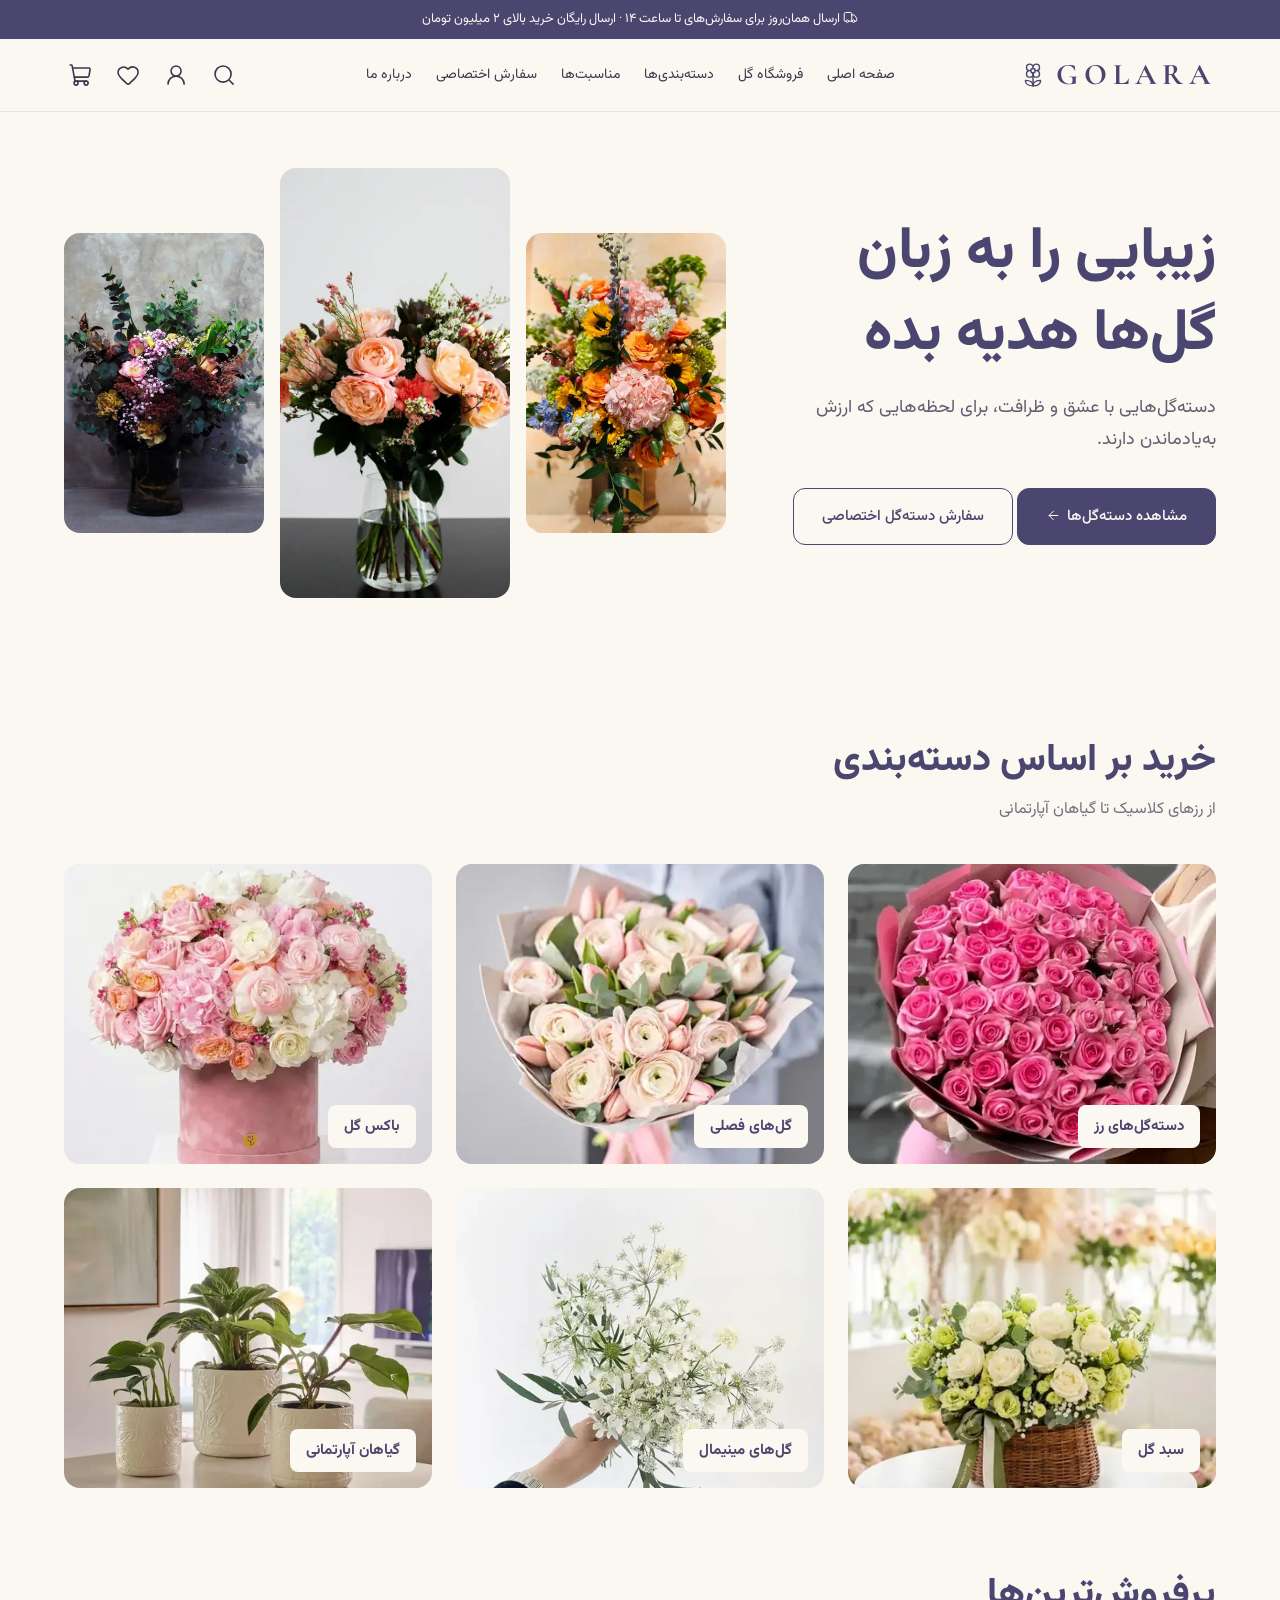
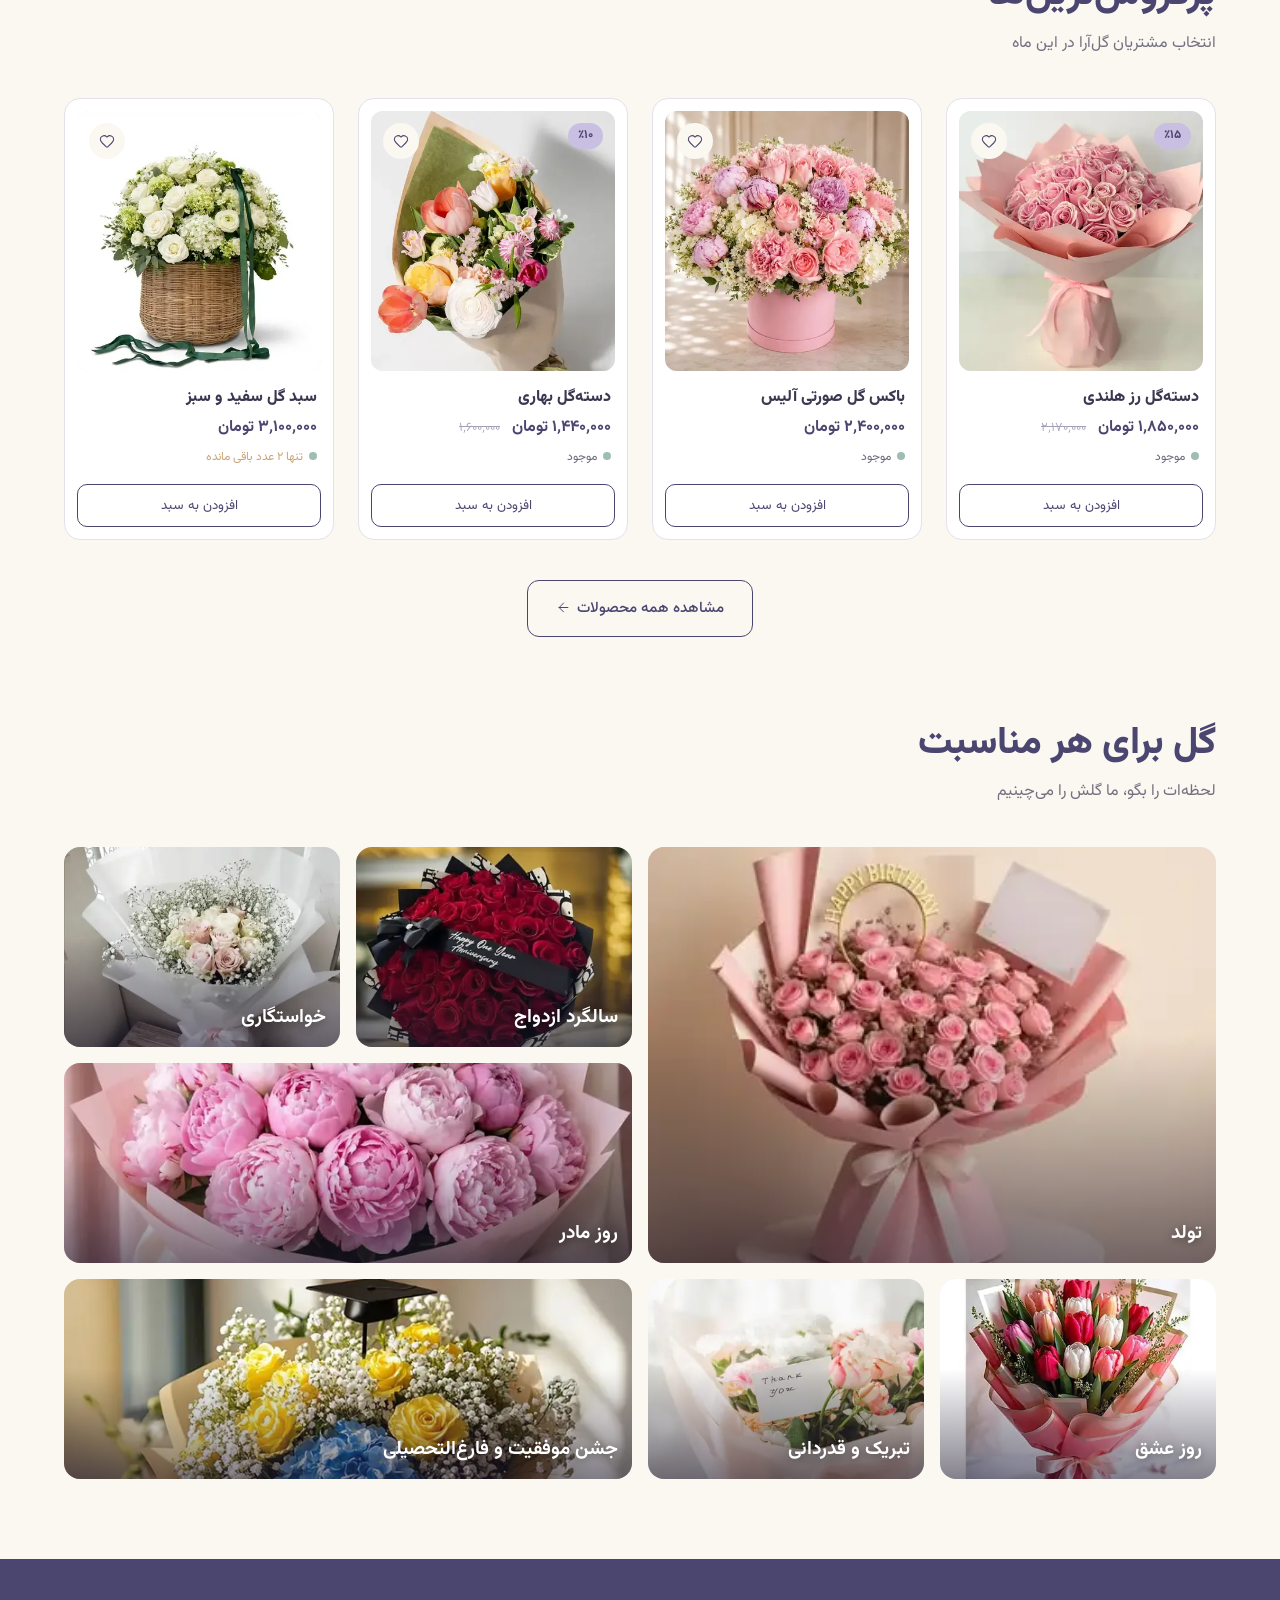
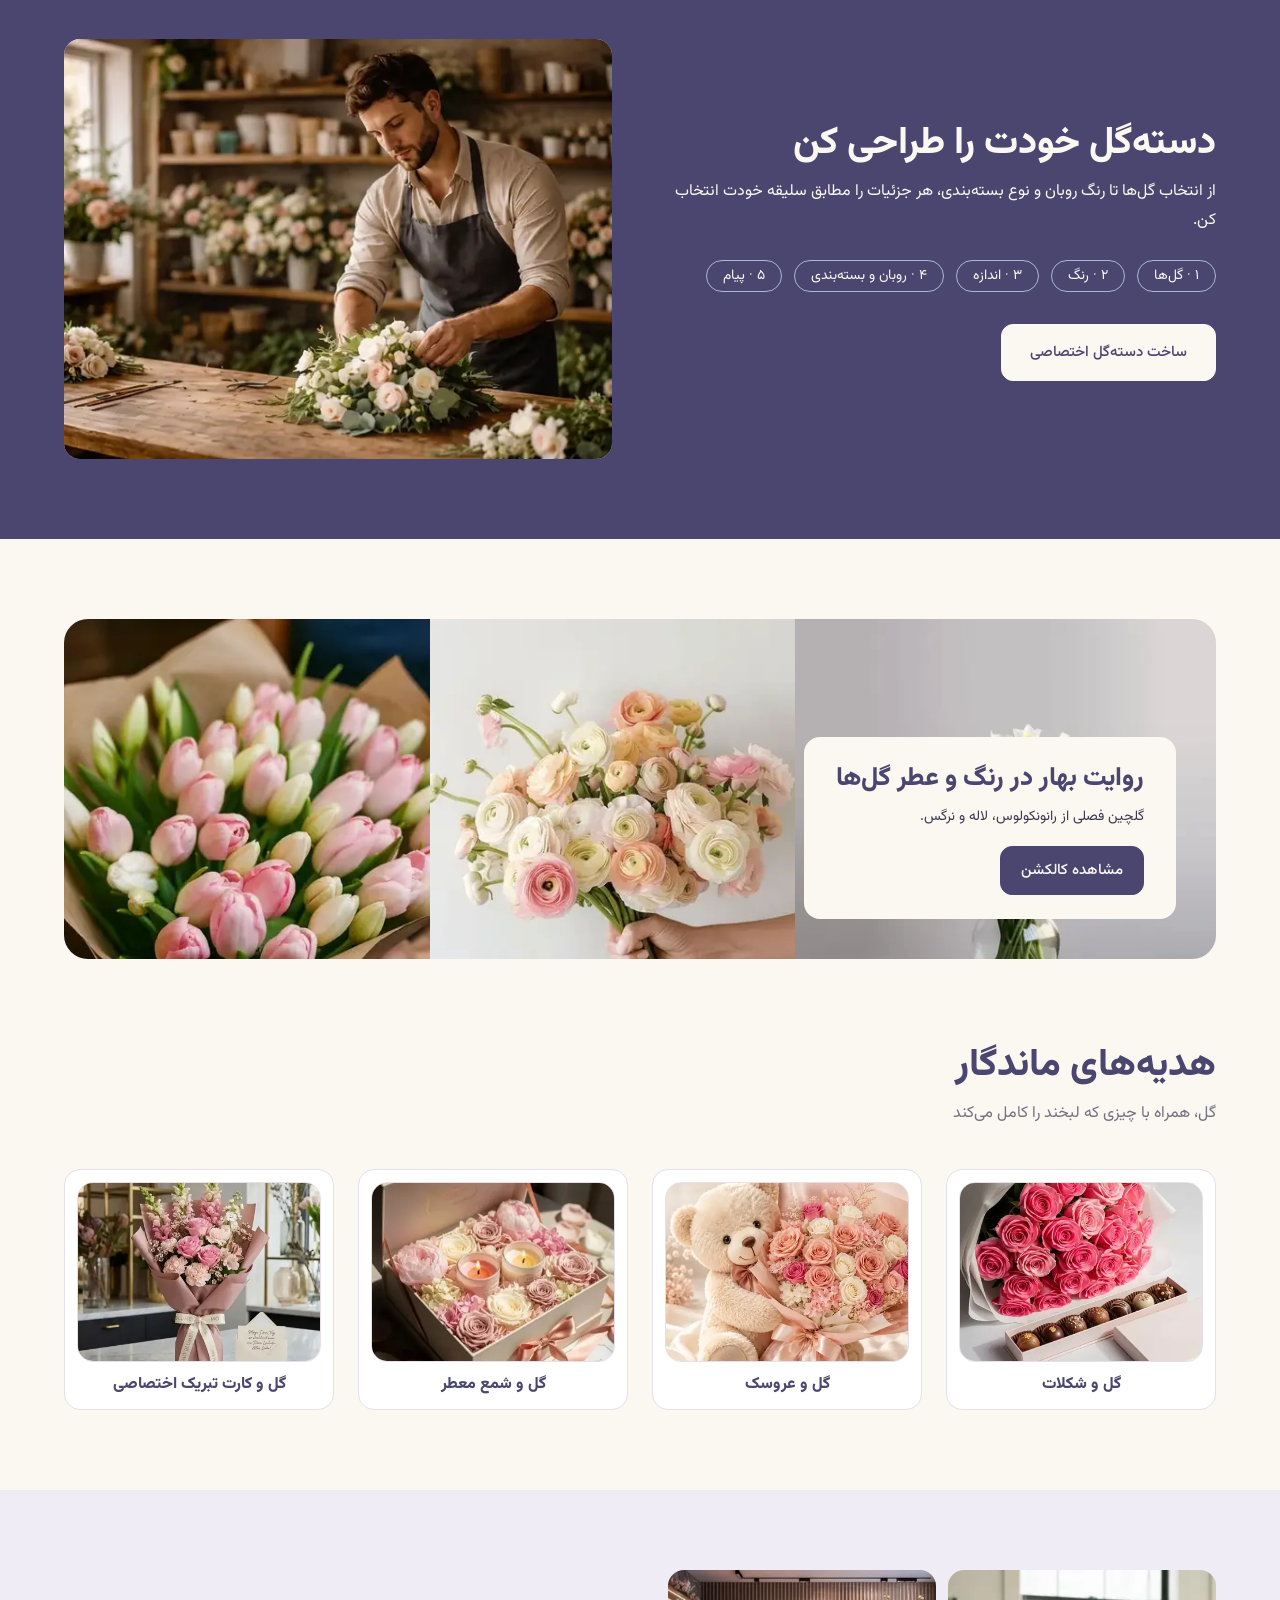
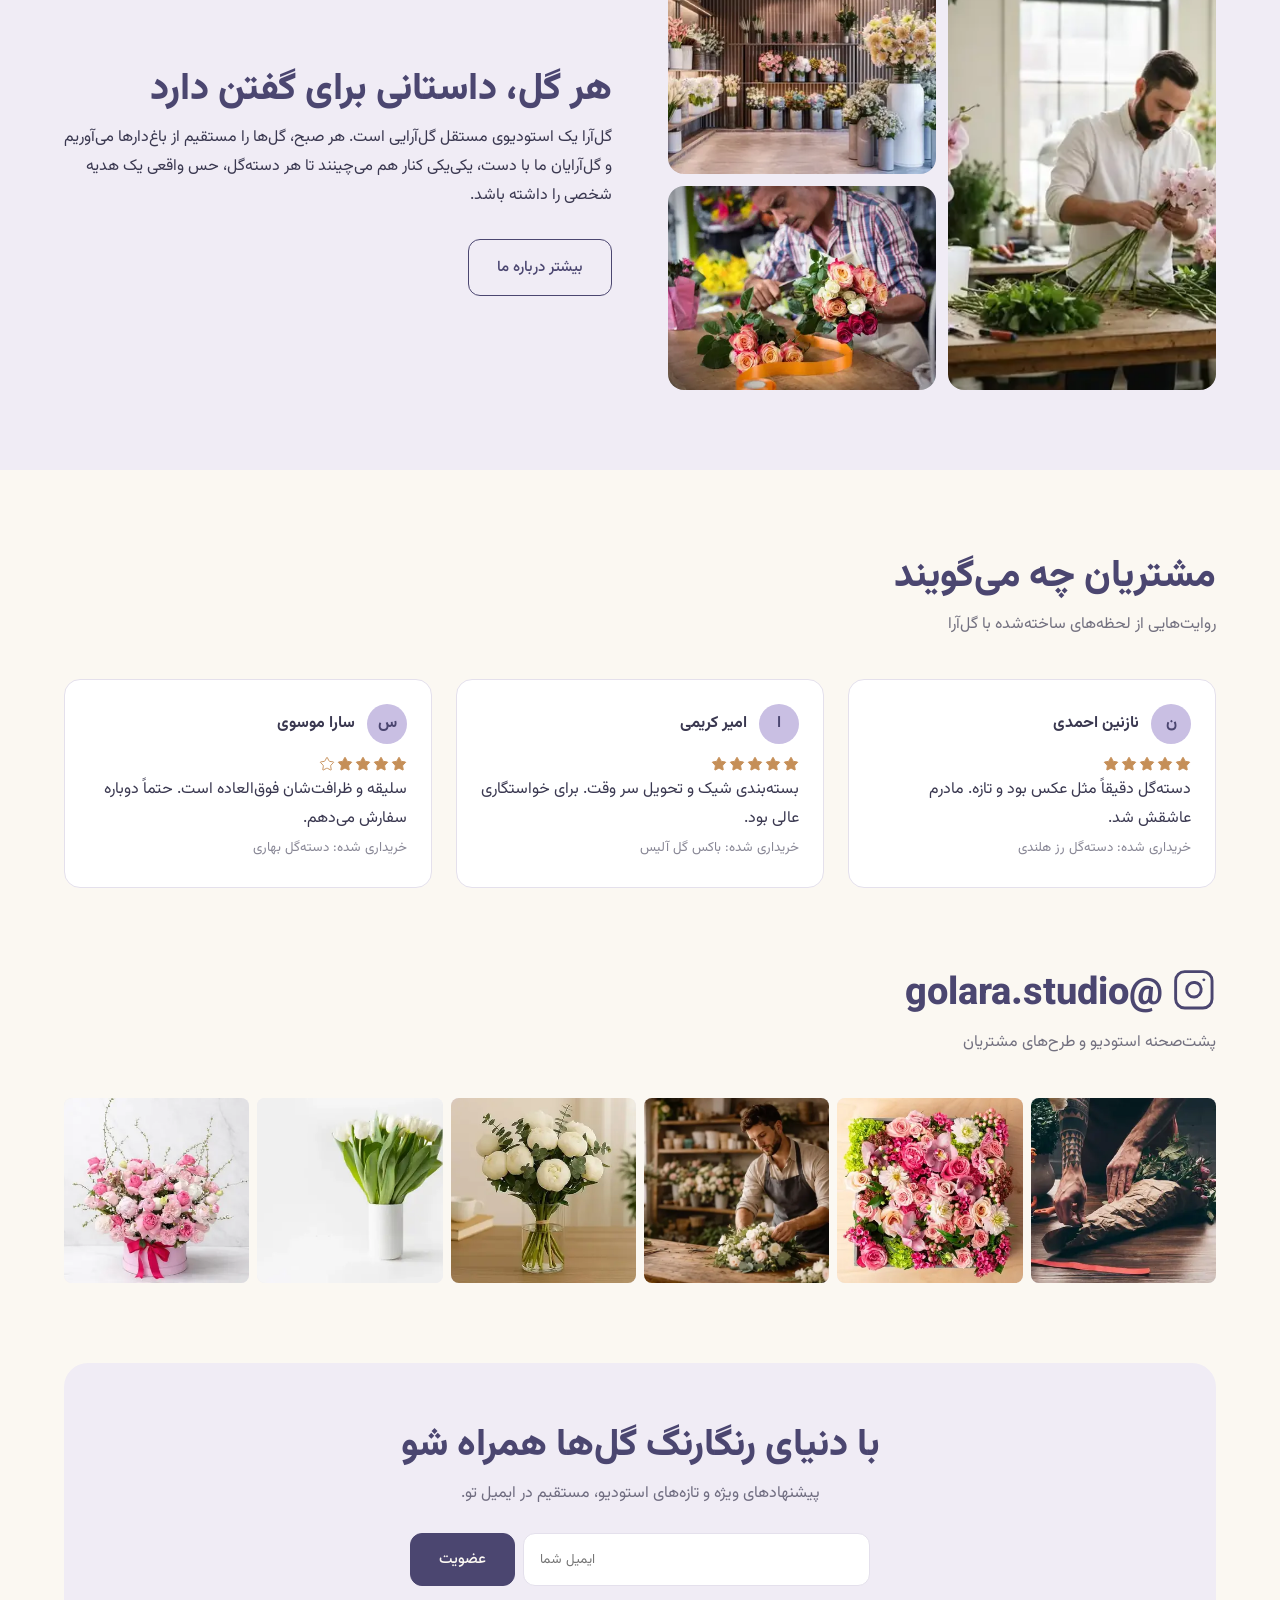
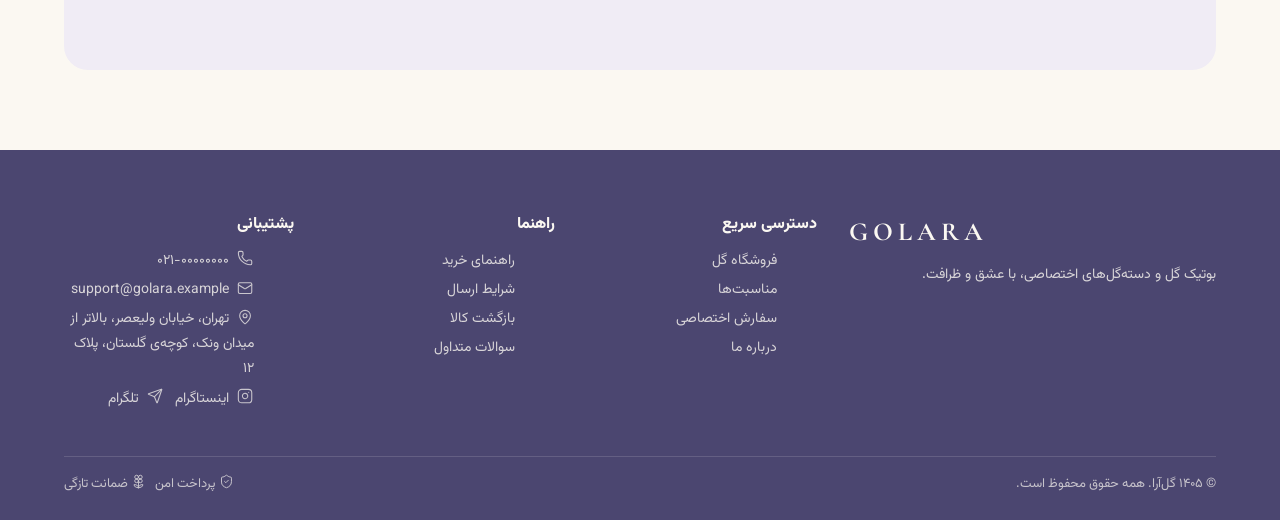
<file: demos/golara.html>
<!DOCTYPE html>
<html lang="fa" dir="rtl">
<head>
<meta charset="utf-8">
<meta name="viewport" content="width=device-width, initial-scale=1, viewport-fit=cover">
<title>گل‌آرا | بوتیک گل (نمونه طراحی)</title>
<link href="https://fonts.googleapis.com/css2?family=Vazirmatn:wght@300;400;500;700;800&family=Cormorant+Garamond:wght@600;700&display=swap" rel="stylesheet">
<style>
:root{--g:#4B4670;--s:#A9B8D0;--r:#C9BFE3;--bg:#FBF8F2;--fg:#3A3850;--card:#fff;--line:#E4E0EC;--soft:#F0ECF5;--on:#FBF8F2;--ink:#4B4670;box-sizing:border-box;padding-top:env(safe-area-inset-top,0px);padding-bottom:env(safe-area-inset-bottom,0px)}
@media (prefers-color-scheme:dark){:root:not([data-theme="light"]){--bg:#17151F;--fg:#E9E7F2;--card:#211E2D;--line:#322E45;--soft:#272336;--g:#A9B8D0;--on:#17151F}}
:root[data-theme="dark"]{--bg:#17151F;--fg:#E9E7F2;--card:#211E2D;--line:#322E45;--soft:#272336;--g:#A9B8D0;--on:#17151F}
*{box-sizing:border-box;margin:0}
html{scroll-padding-top:env(safe-area-inset-top,0px);scroll-behavior:smooth}
body{background:var(--bg);color:var(--fg);font-family:Vazirmatn,Tahoma,sans-serif;line-height:1.8;overflow-x:hidden}
a{color:inherit;text-decoration:none}
.w{max-width:1200px;margin:auto;padding:0 24px}
section{padding:80px 0}
h1,h2,h3{color:var(--g);line-height:1.4;font-weight:800}
h2{font-size:clamp(26px,3.4vw,38px);margin-bottom:8px}
.sub{color:var(--fg);opacity:.7;margin-bottom:40px}
.btn{display:inline-block;padding:14px 28px;border-radius:12px;font-weight:500;border:1.5px solid var(--g);transition:.25s;cursor:pointer;font-family:inherit;font-size:15px}
.p{background:var(--g);color:var(--on)}.p:hover{opacity:.88}
.o{color:var(--g)}.o:hover{background:var(--g);color:var(--on)}
.ann{background:var(--g);color:var(--on);text-align:center;font-size:13px;padding:8px}
header{position:sticky;top:env(safe-area-inset-top,0px);background:var(--bg);border-bottom:1px solid var(--line);z-index:5}
.nav{display:flex;align-items:center;justify-content:space-between;height:72px;gap:24px}
.logo{display:flex;align-items:center;gap:10px;font-family:'Cormorant Garamond',Georgia,serif;font-size:30px;font-weight:700;letter-spacing:6px;color:var(--g);line-height:1}.logo .i{width:26px;height:26px;stroke-width:1.3;vertical-align:0}
nav{display:flex;gap:24px;font-size:14px}nav a:hover{color:var(--g);opacity:.7}
.ic{display:flex;gap:16px;font-size:18px;align-items:center}
.cnt{background:var(--r);color:var(--ink);border-radius:50%;font-size:11px;padding:0 7px;font-weight:700}
.ph{position:relative;overflow:hidden;border-radius:16px;background:var(--soft)}
.ph svg{position:absolute;inset:0;width:100%;height:100%}
.hero{display:grid;grid-template-columns:1.1fr 1fr;gap:48px;align-items:center;padding:56px 0}
.hero h1{font-size:clamp(34px,5vw,58px);margin-bottom:16px}
.hero p{font-size:18px;opacity:.8;margin-bottom:32px;max-width:440px}
.hero .ph{height:520px;border-radius:200px 200px 16px 16px}
.hero .sm{position:absolute;width:150px;height:150px;border-radius:16px;left:-8px;bottom:24px}
.cats{display:grid;grid-template-columns:repeat(3,1fr);gap:24px}
.cat{height:300px}.cat span{position:absolute;bottom:16px;right:16px;background:var(--bg);color:var(--g);padding:8px 16px;border-radius:8px;font-weight:700;font-size:15px;transition:.25s}
.cat:hover span{background:var(--g);color:var(--on)}.cat svg{transition:transform .5s}.cat:hover svg{transform:scale(1.06)}
.grid4{display:grid;grid-template-columns:repeat(4,1fr);gap:24px}
.pr{background:var(--card);border:1px solid var(--line);border-radius:16px;padding:12px}
.pr .ph{height:260px;border-radius:12px}
.pr h3{font-size:16px;margin:16px 4px 4px;color:var(--fg)}
.price{margin:0 4px;font-weight:700;color:var(--g)}.old{text-decoration:line-through;opacity:.5;font-weight:300;font-size:13px;margin-right:8px}
.off{position:absolute;top:12px;right:12px;background:var(--r);color:var(--ink);font-size:12px;padding:2px 10px;border-radius:99px;font-weight:700;z-index:2}
.wish{position:absolute;top:12px;left:12px;z-index:2;background:var(--bg);border:0;border-radius:50%;width:36px;height:36px;cursor:pointer;color:var(--g);font-size:16px}
.av{font-size:12px;margin:4px;opacity:.75}.av:before{content:"";display:inline-block;width:8px;height:8px;border-radius:50%;background:#7FA89A;margin-left:6px}
.add{width:100%;margin-top:12px;padding:10px;border-radius:10px;border:1px solid var(--g);background:none;color:var(--g);font-family:inherit;cursor:pointer;transition:.2s}
.add:hover{background:var(--g);color:var(--on)}
.occ{display:grid;grid-template-columns:repeat(4,1fr);grid-auto-rows:200px;gap:16px}
.occ .ph:nth-child(1){grid-column:span 2;grid-row:span 2}.occ .ph:nth-child(4),.occ .ph:nth-child(7){grid-column:span 2}
.occ span{position:absolute;bottom:12px;right:14px;color:#fff;font-weight:700;font-size:19px;text-shadow:0 1px 8px rgba(0,0,0,.4);z-index:2}
.band{background:var(--g);color:var(--on)}.band h2,.band h3{color:var(--on)}
.two{display:grid;grid-template-columns:1fr 1fr;gap:56px;align-items:center}
.two .ph{height:420px}
.steps{display:flex;gap:12px;margin:24px 0 32px;flex-wrap:wrap}.steps b{border:1px solid var(--s);border-radius:99px;padding:4px 16px;font-weight:400;font-size:14px}
.band .p{background:var(--bg);color:var(--g);border-color:var(--bg)}
.gift{display:grid;grid-template-columns:repeat(4,1fr);gap:24px}
.gift div{background:var(--card);border:1px solid var(--line);border-radius:16px;padding:12px;text-align:center}
.gift .ph{height:180px;margin-bottom:12px}
.rev{background:var(--card);border:1px solid var(--line);border-radius:16px;padding:24px}
.rev .in{display:inline-flex;width:40px;height:40px;border-radius:50%;background:var(--r);color:var(--ink);align-items:center;justify-content:center;font-weight:700;margin-left:12px}
.st{color:#c58f58;letter-spacing:2px;margin:12px 0 4px}.rev small{opacity:.6}
.ig{display:grid;grid-template-columns:repeat(6,1fr);gap:8px}.ig .ph{aspect-ratio:1;border-radius:8px}
.nl{background:var(--soft);border-radius:24px;padding:56px 24px;text-align:center}
.nl form{display:flex;gap:8px;max-width:460px;margin:24px auto 0}
.nl input{flex:1;padding:14px 16px;border-radius:12px;border:1.5px solid var(--line);background:var(--card);color:var(--fg);font-family:inherit}
.nl input:focus{outline:none;border-color:var(--g)}.nl input.bad{border-color:#b3524b}
.msg{font-size:13px;margin-top:8px;min-height:20px}
footer{background:var(--g);color:var(--on);padding:64px 0 24px;margin-top:80px}
footer h3{color:var(--on);font-size:16px;margin-bottom:12px}footer li{list-style:none;font-size:14px;opacity:.8;margin-bottom:4px}
.fg{display:grid;grid-template-columns:1.6fr 1fr 1fr 1fr;gap:32px}
.cp{border-top:1px solid rgba(250,249,246,.2);margin-top:40px;padding-top:16px;font-size:13px;opacity:.7;display:flex;justify-content:space-between;flex-wrap:wrap;gap:8px}
@media(max-width:900px){nav{display:none}.hero,.two{grid-template-columns:1fr}.hero .ph{height:380px}.cats,.gift{grid-template-columns:1fr 1fr}.grid4{grid-template-columns:1fr 1fr}.occ{grid-template-columns:1fr 1fr}.occ .ph:nth-child(1){grid-column:span 2}.ig{grid-template-columns:repeat(3,1fr)}.fg{grid-template-columns:1fr 1fr}section{padding:56px 0}.rv{grid-template-columns:1fr!important}}
@media(max-width:520px){.cats{grid-template-columns:1fr}.pr .ph{height:180px}.nl form{flex-direction:column}}
.i{width:1.15em;height:1.15em;fill:none;stroke:currentColor;stroke-width:1.6;stroke-linecap:round;stroke-linejoin:round;vertical-align:-.2em;flex:none}.i.f{fill:currentColor}
.ib{background:none;border:0;color:var(--fg);cursor:pointer;display:flex;align-items:center;gap:4px;font-size:21px;padding:4px;font-family:inherit}.ib:hover{color:var(--g)}
.st .i{width:16px;height:16px;stroke-width:1.4}.st{display:flex;gap:2px}
.wish{display:flex;align-items:center;justify-content:center}.wish.on .i{fill:currentColor}
.mb{display:none}.mnav{display:none}
.btn .i{width:1em;height:1em;margin-right:6px}footer li .i{margin-left:8px;opacity:.9}
@media(max-width:900px){.mb{display:flex}.mnav.open{display:flex;flex-direction:column;padding:8px 24px 16px;border-top:1px solid var(--line);font-size:15px}.mnav a{padding:10px 0;border-bottom:1px solid var(--line)}}
.ib{position:relative}.cnt{position:absolute;top:-4px;right:-6px;min-width:18px;height:18px;line-height:18px;padding:0 5px;border-radius:99px;text-align:center;font-size:11px;box-shadow:0 0 0 2px var(--bg)}.cnt:empty{display:none}
.wish .i{position:static;inset:auto;width:16px;height:16px}
.vsw{display:flex;gap:8px;align-items:center;justify-content:center;padding:12px 24px;font-size:13px;flex-wrap:wrap;background:var(--soft)}
.vsw button{border:1px solid var(--g);background:none;color:var(--g);border-radius:99px;padding:4px 14px;font-family:inherit;cursor:pointer}.vsw button.on{background:var(--g);color:var(--on)}
.hb{display:none}.hb.on{display:block}.hb h1{font-size:clamp(34px,5vw,58px);margin-bottom:16px}.hb p{font-size:18px;opacity:.8;margin-bottom:32px;max-width:440px}.hb .btn{margin-bottom:8px}
.ha{position:relative;min-height:600px;align-items:center}.ha.on{display:flex}.ha>.ph{position:absolute;inset:0;border-radius:0}.ha .w{position:relative;z-index:2;width:100%}.ha .tx{background:var(--bg);padding:40px;border-radius:24px;max-width:520px;margin:40px 0}
.hbb.on,.hc.on,.hd.on{display:grid}
.hbb{grid-template-columns:1fr 1.25fr;gap:48px;align-items:center;padding-block:56px}.hbb .ph{height:540px;border-radius:24px}
.hc{grid-template-columns:1fr 1.5fr;gap:48px;align-items:center;padding-block:56px}.tri{display:grid;grid-template-columns:1fr 1.25fr 1fr;gap:16px;align-items:center}.tri .ph{height:340px;border-radius:16px}.tri .ph:nth-child(2){height:500px}
.hd{grid-template-columns:1fr 1fr;min-height:620px;align-items:center}.hd .tx{padding:48px;max-width:560px;justify-self:end}.hd .ph{height:100%;min-height:620px;border-radius:0}
@media(max-width:900px){.hbb,.hc,.hd{grid-template-columns:1fr}.hbb .ph{height:360px}.tri .ph{height:200px}.tri .ph:nth-child(2){height:280px}.hd .ph{min-height:360px}.hd .tx{justify-self:start;padding:40px 24px}.ha .tx{padding:24px;margin:24px 0}.ha{min-height:520px}}

/* ===== images ===== */
.tri{grid-template-columns:1fr 1.15fr 1fr}.tri .ph{height:300px}.tri .ph:nth-child(2){height:430px}
@media(max-width:900px){.tri .ph{height:200px}.tri .ph:nth-child(2){height:280px}}
.ph>img,.strip img{position:absolute;inset:0;width:100%;height:100%;object-fit:cover;object-position:var(--op,50% 50%);display:block}
.cat img{transition:transform .5s}.cat:hover img{transform:scale(1.06)}
.occ .ph:after{content:"";position:absolute;inset:0;background:linear-gradient(to top,rgba(30,25,45,.55),rgba(30,25,45,0) 55%);z-index:1;pointer-events:none}
.swap img{opacity:0;transition:opacity .5s}.swap img.on{opacity:1}
.steps button{border:1px solid var(--s);border-radius:99px;padding:4px 16px;font-weight:400;font-size:14px;background:none;color:inherit;font-family:inherit;cursor:pointer;transition:.2s}
.steps button:hover{background:rgba(255,255,255,.14)}.steps button.on{background:var(--bg);color:var(--g);border-color:var(--bg)}
.strip{position:absolute;inset:0;display:grid;grid-template-columns:1.15fr 1fr 1fr}
.strip img{position:static;inset:auto;min-width:0}
.two .collage{display:grid;grid-template-columns:1fr 1fr;grid-template-rows:1fr 1fr;gap:12px;height:420px}
.collage .ph{height:auto;min-height:0}.collage .ph:first-child{grid-row:span 2}
@media(max-width:900px){.two .collage{height:360px}}
@media(max-width:600px){.strip{grid-template-columns:1fr 1fr 1fr}}
@media(max-width:600px){.nav{gap:6px}.logo{font-size:22px;letter-spacing:3px;gap:6px}.logo .i{width:20px;height:20px}.ic{gap:0}.ib{font-size:19px;padding:4px 5px}.w{padding:0 16px}}
</style>
</head>
<body>
<svg width="0" height="0" style="position:absolute" aria-hidden="true"><defs><symbol id="i-arrow-left" viewBox="0 0 24 24"><path d="m12 19-7-7 7-7"/><path d="M19 12H5"/></symbol><symbol id="i-arrow-right" viewBox="0 0 24 24"><path d="M5 12h14"/><path d="m12 5 7 7-7 7"/></symbol><symbol id="i-calendar" viewBox="0 0 24 24"><path d="M8 2v3"/><path d="M16 2v3"/><rect x="3" y="3" width="18" height="18" rx="2"/><path d="M3 9h18"/></symbol><symbol id="i-check" viewBox="0 0 24 24"><path d="M20 6 9 17l-5-5"/></symbol><symbol id="i-chevron-down" viewBox="0 0 24 24"><path d="m6 9 6 6 6-6"/></symbol><symbol id="i-chevron-left" viewBox="0 0 24 24"><path d="m15 18-6-6 6-6"/></symbol><symbol id="i-chevron-right" viewBox="0 0 24 24"><path d="m9 18 6-6-6-6"/></symbol><symbol id="i-chevron-up" viewBox="0 0 24 24"><path d="m18 15-6-6-6 6"/></symbol><symbol id="i-flower-2" viewBox="0 0 24 24"><path d="M12 5a3 3 0 1 1 3 3m-3-3a3 3 0 1 0-3 3m3-3v1M9 8a3 3 0 1 0 3 3M9 8h1m5 0a3 3 0 1 1-3 3m3-3h-1m-2 3v-1"/><circle cx="12" cy="8" r="2"/><path d="M12 10v12"/><path d="M12 22c4.2 0 7-1.667 7-5-4.2 0-7 1.667-7 5Z"/><path d="M12 22c-4.2 0-7-1.667-7-5 4.2 0 7 1.667 7 5Z"/></symbol><symbol id="i-gift" viewBox="0 0 24 24"><path d="M12 7v14"/><path d="M20 11v8a2 2 0 0 1-2 2H6a2 2 0 0 1-2-2v-8"/><path d="M7.5 7a1 1 0 0 1 0-5A4.8 8 0 0 1 12 7a4.8 8 0 0 1 4.5-5 1 1 0 0 1 0 5"/><rect x="3" y="7" width="18" height="4" rx="1"/></symbol><symbol id="i-heart" viewBox="0 0 24 24"><path d="M2 9.5a5.5 5.5 0 0 1 9.591-3.676.56.56 0 0 0 .818 0A5.49 5.49 0 0 1 22 9.5c0 2.29-1.5 4-3 5.5l-5.492 5.313a2 2 0 0 1-3 .019L5 15c-1.5-1.5-3-3.2-3-5.5"/></symbol><symbol id="i-mail" viewBox="0 0 24 24"><path d="m22 7-8.991 5.727a2 2 0 0 1-2.009 0L2 7"/><rect x="2" y="4" width="20" height="16" rx="2"/></symbol><symbol id="i-map-pin" viewBox="0 0 24 24"><path d="M20 10c0 4.993-5.539 10.193-7.399 11.799a1 1 0 0 1-1.202 0C9.539 20.193 4 14.993 4 10a8 8 0 0 1 16 0"/><circle cx="12" cy="10" r="3"/></symbol><symbol id="i-menu" viewBox="0 0 24 24"><path d="M4 5h16"/><path d="M4 12h16"/><path d="M4 19h16"/></symbol><symbol id="i-minus" viewBox="0 0 24 24"><path d="M5 12h14"/></symbol><symbol id="i-phone" viewBox="0 0 24 24"><path d="M13.832 16.568a1 1 0 0 0 1.213-.303l.355-.465A2 2 0 0 1 17 15h3a2 2 0 0 1 2 2v3a2 2 0 0 1-2 2A18 18 0 0 1 2 4a2 2 0 0 1 2-2h3a2 2 0 0 1 2 2v3a2 2 0 0 1-.8 1.6l-.468.351a1 1 0 0 0-.292 1.233 14 14 0 0 0 6.392 6.384"/></symbol><symbol id="i-plus" viewBox="0 0 24 24"><path d="M5 12h14"/><path d="M12 5v14"/></symbol><symbol id="i-search" viewBox="0 0 24 24"><path d="m21 21-4.34-4.34"/><circle cx="11" cy="11" r="8"/></symbol><symbol id="i-send" viewBox="0 0 24 24"><path d="M14.536 21.686a.5.5 0 0 0 .937-.024l6.5-19a.496.496 0 0 0-.635-.635l-19 6.5a.5.5 0 0 0-.024.937l7.93 3.18a2 2 0 0 1 1.112 1.11z"/><path d="m21.854 2.147-10.94 10.939"/></symbol><symbol id="i-shield-check" viewBox="0 0 24 24"><path d="M20 13c0 5-3.5 7.5-7.66 8.95a1 1 0 0 1-.67-.01C7.5 20.5 4 18 4 13V6a1 1 0 0 1 1-1c2 0 4.5-1.2 6.24-2.72a1.17 1.17 0 0 1 1.52 0C14.51 3.81 17 5 19 5a1 1 0 0 1 1 1z"/><path d="m9 12 2 2 4-4"/></symbol><symbol id="i-shopping-cart" viewBox="0 0 24 24"><path d="m2.05 2.05 1.099-.028a1 1 0 0 1 1.008.815l2.69 14.347A1 1 0 0 0 7.83 18H18"/><path d="M4.563 5h16.435a1 1 0 0 1 .981 1.204l-1.026 6.226A2 2 0 0 1 18.962 14H6.25"/><circle cx="18" cy="20" r="2"/><circle cx="8" cy="20" r="2"/></symbol><symbol id="i-sliders-horizontal" viewBox="0 0 24 24"><path d="M10 5H3"/><path d="M12 19H3"/><path d="M14 3v4"/><path d="M16 17v4"/><path d="M21 12h-9"/><path d="M21 19h-5"/><path d="M21 5h-7"/><path d="M8 10v4"/><path d="M8 12H3"/></symbol><symbol id="i-star" viewBox="0 0 24 24"><path d="M11.525 2.295a.53.53 0 0 1 .95 0l2.31 4.679a2.123 2.123 0 0 0 1.595 1.16l5.166.756a.53.53 0 0 1 .294.904l-3.736 3.638a2.123 2.123 0 0 0-.611 1.878l.882 5.14a.53.53 0 0 1-.771.56l-4.618-2.428a2.122 2.122 0 0 0-1.973 0L6.396 21.01a.53.53 0 0 1-.77-.56l.881-5.139a2.122 2.122 0 0 0-.611-1.879L2.16 9.795a.53.53 0 0 1 .294-.906l5.165-.755a2.122 2.122 0 0 0 1.597-1.16z"/></symbol><symbol id="i-truck" viewBox="0 0 24 24"><path d="M14 18V6a2 2 0 0 0-2-2H4a2 2 0 0 0-2 2v11a1 1 0 0 0 1 1h2"/><path d="M15 18H9"/><path d="M19 18h2a1 1 0 0 0 1-1v-3.65a1 1 0 0 0-.22-.624l-3.48-4.35A1 1 0 0 0 17.52 8H14"/><circle cx="17" cy="18" r="2"/><circle cx="7" cy="18" r="2"/></symbol><symbol id="i-user-round" viewBox="0 0 24 24"><circle cx="12" cy="8" r="5"/><path d="M20 21a8 8 0 0 0-16 0"/></symbol><symbol id="i-x" viewBox="0 0 24 24"><path d="M18 6 6 18"/><path d="m6 6 12 12"/></symbol><symbol id="i-instagram" viewBox="0 0 24 24"><rect width="20" height="20" x="2" y="2" rx="5" ry="5"/><path d="M16 11.37A4 4 0 1 1 12.63 8 4 4 0 0 1 16 11.37z"/><line x1="17.5" x2="17.51" y1="6.5" y2="6.5"/></symbol></defs></svg>
<div class="ann"><svg class="i "><use href="#i-truck"/></svg> ارسال همان‌روز برای سفارش‌های تا ساعت ۱۴ · ارسال رایگان خرید بالای ۲ میلیون تومان</div>
<header><div class="w nav">
<button class="ib mb" id="mb" aria-label="منو"><svg class="i "><use href="#i-menu"/></svg></button>
<a class="logo" href="#" dir="ltr" aria-label="Golara"><svg class="i"><use href="#i-flower-2"/></svg>GOLARA</a>
<nav><a href="#">صفحه اصلی</a><a href="#best">فروشگاه گل</a><a href="#cats">دسته‌بندی‌ها</a><a href="#occ">مناسبت‌ها</a><a href="#design">سفارش اختصاصی</a><a href="#story">درباره ما</a></nav>
<div class="ic"><button class="ib" aria-label="جستجو"><svg class="i "><use href="#i-search"/></svg></button><button class="ib" aria-label="حساب کاربری"><svg class="i "><use href="#i-user-round"/></svg></button><button class="ib" aria-label="علاقه‌مندی‌ها"><svg class="i "><use href="#i-heart"/></svg></button><button class="ib" aria-label="سبد خرید"><svg class="i "><use href="#i-shopping-cart"/></svg><span class="cnt" id="cart"></span></button></div>
</div>
<div class="mnav" id="mn"><a href="#">صفحه اصلی</a><a href="#best">فروشگاه گل</a><a href="#cats">دسته‌بندی‌ها</a><a href="#occ">مناسبت‌ها</a><a href="#design">سفارش اختصاصی</a><a href="#story">درباره ما</a></div></header>

<div class="hb hc w on" id="h3"><div><h1>زیبایی را به زبان گل‌ها هدیه بده</h1><p>دسته‌گل‌هایی با عشق و ظرافت، برای لحظه‌هایی که ارزش به‌یادماندن دارند.</p><a class="btn p" href="#best">مشاهده دسته‌گل‌ها<svg class="i"><use href="#i-arrow-left"/></svg></a> <a class="btn o" href="#design">سفارش دسته‌گل اختصاصی</a></div><div class="tri"><div class="ph"><img data-i="ha" alt="دسته‌گل رنگارنگ با آفتابگردان و ادریسی" style="--op:50% 50%"></div><div class="ph"><img data-i="hb" alt="دسته‌گل رز هلویی در گلدان شیشه‌ای" style="--op:50% 55%"></div><div class="ph"><img data-i="hc" alt="دسته‌گل وحشی با اکالیپتوس در گلدان" style="--op:48% 50%"></div></div></div>

<section id="cats"><div class="w"><h2>خرید بر اساس دسته‌بندی</h2><p class="sub">از رزهای کلاسیک تا گیاهان آپارتمانی</p>
<div class="cats">
<a class="ph cat"><img data-i="c_rose" alt="دسته‌گل رز صورتی" style="--op:50% 40%"><span>دسته‌گل‌های رز</span></a>
<a class="ph cat"><img data-i="c_season" alt="دسته‌گل فصلی رانونکولوس" style="--op:50% 35%"><span>گل‌های فصلی</span></a>
<a class="ph cat"><img data-i="c_box" alt="باکس گل صورتی مخملی" style="--op:50% 45%"><span>باکس گل</span></a>
<a class="ph cat"><img data-i="c_basket" alt="سبد گل با رز و گل‌های سبز و سفید" style="--op:50% 45%"><span>سبد گل</span></a>
<a class="ph cat"><img data-i="c_min" alt="شاخه‌های مینیمال گل سفید" style="--op:50% 30%"><span>گل‌های مینیمال</span></a>
<a class="ph cat"><img data-i="c_plant" alt="گیاهان آپارتمانی در گلدان‌های سفید" style="--op:50% 60%"><span>گیاهان آپارتمانی</span></a>
</div></div></section>

<section id="best" style="padding-top:0"><div class="w"><h2>پرفروش‌ترین‌ها</h2><p class="sub">انتخاب مشتریان گل‌آرا در این ماه</p>
<div class="grid4">
<div class="pr"><div class="ph"><img data-i="b1" alt="دسته‌گل رز هلندی"><span class="off">٪۱۵</span><button class="wish" aria-label="علاقه‌مندی"><svg class="i "><use href="#i-heart"/></svg></button></div><h3>دسته‌گل رز هلندی</h3><div class="price">۱٬۸۵۰٬۰۰۰ تومان <span class="old">۲٬۱۷۰٬۰۰۰</span></div><div class="av">موجود</div><button class="add">افزودن به سبد</button></div>
<div class="pr"><div class="ph"><img data-i="b2" alt="باکس گل صورتی آلیس"><button class="wish" aria-label="علاقه‌مندی"><svg class="i "><use href="#i-heart"/></svg></button></div><h3>باکس گل صورتی آلیس</h3><div class="price">۲٬۴۰۰٬۰۰۰ تومان</div><div class="av">موجود</div><button class="add">افزودن به سبد</button></div>
<div class="pr"><div class="ph"><img data-i="b3" alt="دسته‌گل بهاری"><span class="off">٪۱۰</span><button class="wish" aria-label="علاقه‌مندی"><svg class="i "><use href="#i-heart"/></svg></button></div><h3>دسته‌گل بهاری</h3><div class="price">۱٬۴۴۰٬۰۰۰ تومان <span class="old">۱٬۶۰۰٬۰۰۰</span></div><div class="av">موجود</div><button class="add">افزودن به سبد</button></div>
<div class="pr"><div class="ph"><img data-i="b4" alt="سبد گل سفید و سبز"><button class="wish" aria-label="علاقه‌مندی"><svg class="i "><use href="#i-heart"/></svg></button></div><h3>سبد گل سفید و سبز</h3><div class="price">۳٬۱۰۰٬۰۰۰ تومان</div><div class="av" style="color:#b8864a">تنها ۲ عدد باقی مانده</div><button class="add">افزودن به سبد</button></div>
</div><p style="text-align:center;margin-top:40px"><a class="btn o" href="#">مشاهده همه محصولات<svg class="i "><use href="#i-arrow-left"/></svg></a></p></div></section>

<section id="occ" style="padding-top:0"><div class="w"><h2>گل برای هر مناسبت</h2><p class="sub">لحظه‌ات را بگو، ما گلش را می‌چینیم</p>
<div class="occ">
<div class="ph"><img data-i="o_birth" alt="دسته‌گل رز صورتی برای تولد" style="--op:50% 40%"><span>تولد</span></div>
<div class="ph"><img data-i="o_anniv" alt="رزهای قرمز برای سالگرد ازدواج" style="--op:50% 50%"><span>سالگرد ازدواج</span></div>
<div class="ph"><img data-i="o_propose" alt="دسته‌گل سفید برای خواستگاری" style="--op:50% 40%"><span>خواستگاری</span></div>
<div class="ph"><img data-i="o_mother" alt="دسته‌گل صورتی برای روز مادر" style="--op:50% 80%"><span>روز مادر</span></div>
<div class="ph"><img data-i="o_love" alt="دسته‌گل لاله برای روز عشق" style="--op:50% 45%"><span>روز عشق</span></div>
<div class="ph"><img data-i="o_thanks" alt="دسته‌گل همراه کارت تشکر" style="--op:50% 50%"><span>تبریک و قدردانی</span></div>
<div class="ph"><img data-i="o_grad" alt="دسته‌گل جشن فارغ‌التحصیلی" style="--op:50% 10%"><span>جشن موفقیت و فارغ‌التحصیلی</span></div>
</div></div></section>

<section id="design" class="band"><div class="w two">
<div><h2>دسته‌گل خودت را طراحی کن</h2><p>از انتخاب گل‌ها تا رنگ روبان و نوع بسته‌بندی، هر جزئیات را مطابق سلیقه خودت انتخاب کن.</p>
<div class="steps" role="group" aria-label="مراحل طراحی دسته‌گل"><button type="button" data-s="s1">۱ · گل‌ها</button><button type="button" data-s="s2">۲ · رنگ</button><button type="button" data-s="s3">۳ · اندازه</button><button type="button" data-s="s4">۴ · روبان و بسته‌بندی</button><button type="button" data-s="d0">۵ · پیام</button></div>
<a class="btn p" href="#">ساخت دسته‌گل اختصاصی</a></div>
<div class="ph swap" id="dsw"><img class="on" data-s="d0" data-i="d0" alt="گل‌فروش در حال چیدن دسته‌گل اختصاصی" style="--op:50% 40%"><img data-s="s1" data-i="s1" alt="انتخاب گل‌ها" style="--op:50% 35%"><img data-s="s2" data-i="s2" alt="انتخاب رنگ" style="--op:50% 40%"><img data-s="s3" data-i="s3" alt="انتخاب اندازه" style="--op:50% 40%"><img data-s="s4" data-i="s4" alt="روبان و بسته‌بندی" style="--op:50% 40%"></div></div></section>

<section><div class="w"><div class="ph" style="height:340px;border-radius:24px"><div class="strip"><img data-i="sp3" alt="نرگس" style="--op:50% 50%"><img data-i="sp1" alt="رانونکولوس" style="--op:50% 40%"><img data-i="sp2" alt="لاله" style="--op:50% 45%"></div>
<div style="position:absolute;z-index:2;inset:auto 40px 40px auto;background:var(--bg);padding:24px 32px;border-radius:16px;max-width:380px"><h2 style="font-size:26px">روایت بهار در رنگ و عطر گل‌ها</h2><p style="font-size:14px;margin-bottom:16px">گلچین فصلی از رانونکولوس، لاله و نرگس.</p><a class="btn p" href="#" style="padding:10px 20px">مشاهده کالکشن</a></div></div></div></section>

<section style="padding-top:0"><div class="w"><h2>هدیه‌های ماندگار</h2><p class="sub">گل، همراه با چیزی که لبخند را کامل می‌کند</p>
<div class="gift">
<div><div class="ph"><img data-i="g1" alt="گل و شکلات"></div><h3 style="font-size:16px">گل و شکلات</h3></div>
<div><div class="ph"><img data-i="g2" alt="گل و عروسک"></div><h3 style="font-size:16px">گل و عروسک</h3></div>
<div><div class="ph"><img data-i="g3" alt="گل و شمع معطر"></div><h3 style="font-size:16px">گل و شمع معطر</h3></div>
<div><div class="ph"><img data-i="g4" alt="گل و کارت تبریک اختصاصی"></div><h3 style="font-size:16px">گل و کارت تبریک اختصاصی</h3></div>
</div></div></section>

<section id="story" style="background:var(--soft)"><div class="w two">
<div class="collage"><div class="ph"><img data-i="st1" alt="گل‌آرایان در حال چیدن دسته‌گل در استودیو" style="--op:42% 50%"></div><div class="ph"><img data-i="st2" alt="فضای استودیوی گل‌آرا" style="--op:50% 50%"></div><div class="ph"><img data-i="st3" alt="بریدن روبان و آماده‌سازی دسته‌گل" style="--op:50% 40%"></div></div>
<div><h2>هر گل، داستانی برای گفتن دارد</h2><p>گل‌آرا یک استودیوی مستقل گل‌آرایی است. هر صبح، گل‌ها را مستقیم از باغ‌دارها می‌آوریم و گل‌آرایان ما با دست، یکی‌یکی کنار هم می‌چینند تا هر دسته‌گل، حس واقعی یک هدیه شخصی را داشته باشد.</p><br><a class="btn o" href="#">بیشتر درباره ما</a></div></div></section>

<section><div class="w"><h2>مشتریان چه می‌گویند</h2><p class="sub">روایت‌هایی از لحظه‌های ساخته‌شده با گل‌آرا</p>
<div style="display:grid;grid-template-columns:repeat(3,1fr);gap:24px" class="rv">
<div class="rev"><span class="in">ن</span><b>نازنین احمدی</b><div class="st"><svg class="i f"><use href="#i-star"/></svg><svg class="i f"><use href="#i-star"/></svg><svg class="i f"><use href="#i-star"/></svg><svg class="i f"><use href="#i-star"/></svg><svg class="i f"><use href="#i-star"/></svg></div><p>دسته‌گل دقیقاً مثل عکس بود و تازه. مادرم عاشقش شد.</p><small>خریداری شده: دسته‌گل رز هلندی</small></div>
<div class="rev"><span class="in">ا</span><b>امیر کریمی</b><div class="st"><svg class="i f"><use href="#i-star"/></svg><svg class="i f"><use href="#i-star"/></svg><svg class="i f"><use href="#i-star"/></svg><svg class="i f"><use href="#i-star"/></svg><svg class="i f"><use href="#i-star"/></svg></div><p>بسته‌بندی شیک و تحویل سر وقت. برای خواستگاری عالی بود.</p><small>خریداری شده: باکس گل آلیس</small></div>
<div class="rev"><span class="in">س</span><b>سارا موسوی</b><div class="st"><svg class="i f"><use href="#i-star"/></svg><svg class="i f"><use href="#i-star"/></svg><svg class="i f"><use href="#i-star"/></svg><svg class="i f"><use href="#i-star"/></svg><svg class="i "><use href="#i-star"/></svg></div><p>سلیقه و ظرافت‌شان فوق‌العاده است. حتماً دوباره سفارش می‌دهم.</p><small>خریداری شده: دسته‌گل بهاری</small></div>
</div></div></section>

<section style="padding-top:0"><div class="w"><h2><svg class="i "><use href="#i-instagram"/></svg> @golara.studio</h2><p class="sub">پشت‌صحنه استودیو و طرح‌های مشتریان</p>
<div class="ig">
<div class="ph"><img data-i="i1" alt="دست‌ها در حال بسته‌بندی دسته‌گل"></div><div class="ph"><img data-i="i2" alt="باکس گل از نمای بالا"></div><div class="ph"><img data-i="d0" alt="گل‌فروش در حال چیدن دسته‌گل" style="--op:50% 40%"></div><div class="ph"><img data-i="i4" alt="گل‌های سفید در گلدان"></div><div class="ph"><img data-i="i5" alt="لاله‌های سفید در گلدان"></div><div class="ph"><img data-i="i6" alt="باکس گل صورتی با روبان قرمز"></div>
</div></div></section>

<div class="w"><div class="nl"><h2>با دنیای رنگارنگ گل‌ها همراه شو</h2><p class="sub" style="margin:0">پیشنهادهای ویژه و تازه‌های استودیو، مستقیم در ایمیل تو.</p>
<form id="f" novalidate><input id="em" type="email" placeholder="ایمیل شما" dir="ltr"><button class="btn p">عضویت</button></form><div class="msg" id="m"></div></div></div>

<footer><div class="w"><div class="fg">
<div><h3 dir="ltr" style="font-family:'Cormorant Garamond',Georgia,serif;font-size:26px;letter-spacing:5px">GOLARA</h3><p style="font-size:14px;opacity:.8">بوتیک گل و دسته‌گل‌های اختصاصی، با عشق و ظرافت.</p></div>
<div><h3>دسترسی سریع</h3><ul><li>فروشگاه گل</li><li>مناسبت‌ها</li><li>سفارش اختصاصی</li><li>درباره ما</li></ul></div>
<div><h3>راهنما</h3><ul><li>راهنمای خرید</li><li>شرایط ارسال</li><li>بازگشت کالا</li><li>سوالات متداول</li></ul></div>
<div><h3>پشتیبانی</h3><ul><li><svg class="i "><use href="#i-phone"/></svg>۰۲۱-۰۰۰۰۰۰۰۰</li><li><svg class="i "><use href="#i-mail"/></svg>support@golara.example</li><li><svg class="i "><use href="#i-map-pin"/></svg>تهران، خیابان ولیعصر، بالاتر از میدان ونک، کوچه‌ی گلستان، پلاک ۱۲</li><li><svg class="i "><use href="#i-instagram"/></svg>اینستاگرام &nbsp; <svg class="i "><use href="#i-send"/></svg>تلگرام</li></ul></div>
</div><div class="cp"><span>© ۱۴۰۵ گل‌آرا. همه حقوق محفوظ است.</span><span><svg class="i "><use href="#i-shield-check"/></svg> پرداخت امن &nbsp; <svg class="i "><use href="#i-flower-2"/></svg> ضمانت تازگی</span></div></div></footer>

<script>
function rnd(i){var x=Math.sin(i*9301+49297)*233280;return x-Math.floor(x)}
document.querySelectorAll('.ph[data-p]').forEach(function(el,k){
var c=el.dataset.p.split(','),n=+el.dataset.n||4,s='<svg viewBox="0 0 100 100" preserveAspectRatio="xMidYMid slice"><rect width="100" height="100" fill="'+(el.dataset.leaf?'#3E4268':'#F0ECF5')+'"/>';
for(var i=0;i<n*2;i++){var a=rnd(k*50+i),b=rnd(k*50+i+9);s+='<ellipse cx="'+(a*100)+'" cy="'+(b*100)+'" rx="3" ry="9" fill="#7F8FB5" opacity=".55" transform="rotate('+(a*360)+' '+(a*100)+' '+(b*100)+')"/>'}
for(var i=0;i<n;i++){var x=10+rnd(k*50+i+3)*80,y=10+rnd(k*50+i+5)*80,r=7+rnd(k*50+i+7)*9,col=c[i%c.length];
for(var j=0;j<6;j++)s+='<circle cx="'+(x+Math.cos(j*1.047)*r*.6)+'" cy="'+(y+Math.sin(j*1.047)*r*.6)+'" r="'+(r*.55)+'" fill="'+col+'" opacity=".9"/>';
s+='<circle cx="'+x+'" cy="'+y+'" r="'+(r*.25)+'" fill="#EADFC8"/>'}
el.insertAdjacentHTML('afterbegin',s+'</svg>')});
var n=0,fa='۰۱۲۳۴۵۶۷۸۹';
document.querySelectorAll('.add').forEach(function(b){b.onclick=function(){n++;document.getElementById('cart').textContent=String(n).replace(/\d/g,function(d){return fa[d]});b.innerHTML='<svg class="i "><use href="#i-check"/></svg> اضافه شد';setTimeout(function(){b.textContent='افزودن به سبد'},1200)}});
document.querySelectorAll('.wish').forEach(function(b){b.onclick=function(){b.classList.toggle('on')}});
document.getElementById('f').onsubmit=function(e){e.preventDefault();var i=document.getElementById('em'),m=document.getElementById('m'),ok=/^\S+@\S+\.\S+$/.test(i.value);i.classList.toggle('bad',!ok);m.textContent=ok?'عضویت شما ثبت شد. سپاسگزاریم!':'لطفاً یک ایمیل معتبر وارد کنید.';m.style.color=ok?'inherit':'#b3524b'};
document.getElementById('mb').onclick=function(){var m=document.getElementById('mn'),o=m.classList.toggle('open');this.innerHTML='<svg class="i "><use href="#i-menu"/></svg>';this.firstChild.firstChild.setAttribute('href',o?'#i-x':'#i-menu')};
document.querySelectorAll('.vsw button').forEach(function(b){b.onclick=function(){document.querySelectorAll('.vsw button,.hb').forEach(function(e){e.classList.remove('on')});b.classList.add('on');document.getElementById('h'+b.dataset.v).classList.add('on')}});
</script>
<script>
(function(){var sw=document.getElementById('dsw'),im=sw.querySelectorAll('img'),bt=document.querySelectorAll('.steps button');
function show(k){im.forEach(function(i){i.classList.toggle('on',i.dataset.s===k)});bt.forEach(function(b){b.classList.toggle('on',b===cur);b.setAttribute('aria-pressed',b===cur)})}
var cur=null;bt.forEach(function(b){function go(){cur=b;show(b.dataset.s)}b.onclick=go;b.onfocus=go;b.onmouseenter=go})})();
</script>
<script>
var IMG={"c_rose": "../assets/img/golara-01.webp", "c_season": "../assets/img/golara-02.webp", "c_box": "../assets/img/golara-03.webp", "c_basket": "../assets/img/golara-04.webp", "c_min": "../assets/img/golara-05.webp", "c_plant": "../assets/img/golara-06.webp", "b1": "../assets/img/golara-07.webp", "b2": "../assets/img/golara-08.webp", "b3": "../assets/img/golara-09.webp", "b4": "../assets/img/golara-10.webp", "o_birth": "../assets/img/golara-11.webp", "o_anniv": "../assets/img/golara-12.webp", "o_propose": "../assets/img/golara-13.webp", "o_mother": "../assets/img/golara-14.webp", "o_love": "../assets/img/golara-15.webp", "o_thanks": "../assets/img/golara-16.webp", "o_grad": "../assets/img/golara-17.webp", "d0": "../assets/img/golara-18.webp", "s1": "../assets/img/golara-19.webp", "s2": "../assets/img/golara-20.webp", "s3": "../assets/img/golara-21.webp", "s4": "../assets/img/golara-22.webp", "sp1": "../assets/img/golara-23.webp", "sp2": "../assets/img/golara-24.webp", "sp3": "../assets/img/golara-25.webp", "g1": "../assets/img/golara-26.webp", "g2": "../assets/img/golara-27.webp", "g3": "../assets/img/golara-28.webp", "g4": "../assets/img/golara-29.webp", "st1": "../assets/img/golara-30.webp", "st2": "../assets/img/golara-31.webp", "st3": "../assets/img/golara-32.webp", "i1": "../assets/img/golara-33.webp", "i2": "../assets/img/golara-34.webp", "i4": "../assets/img/golara-35.webp", "i5": "../assets/img/golara-36.webp", "i6": "../assets/img/golara-37.webp", "ha": "../assets/img/golara-38.webp", "hb": "../assets/img/golara-39.webp", "hc": "../assets/img/golara-40.webp"};
document.querySelectorAll("img[data-i]").forEach(function(i){i.src=IMG[i.dataset.i]});
</script>
</body>
</html>
</file>
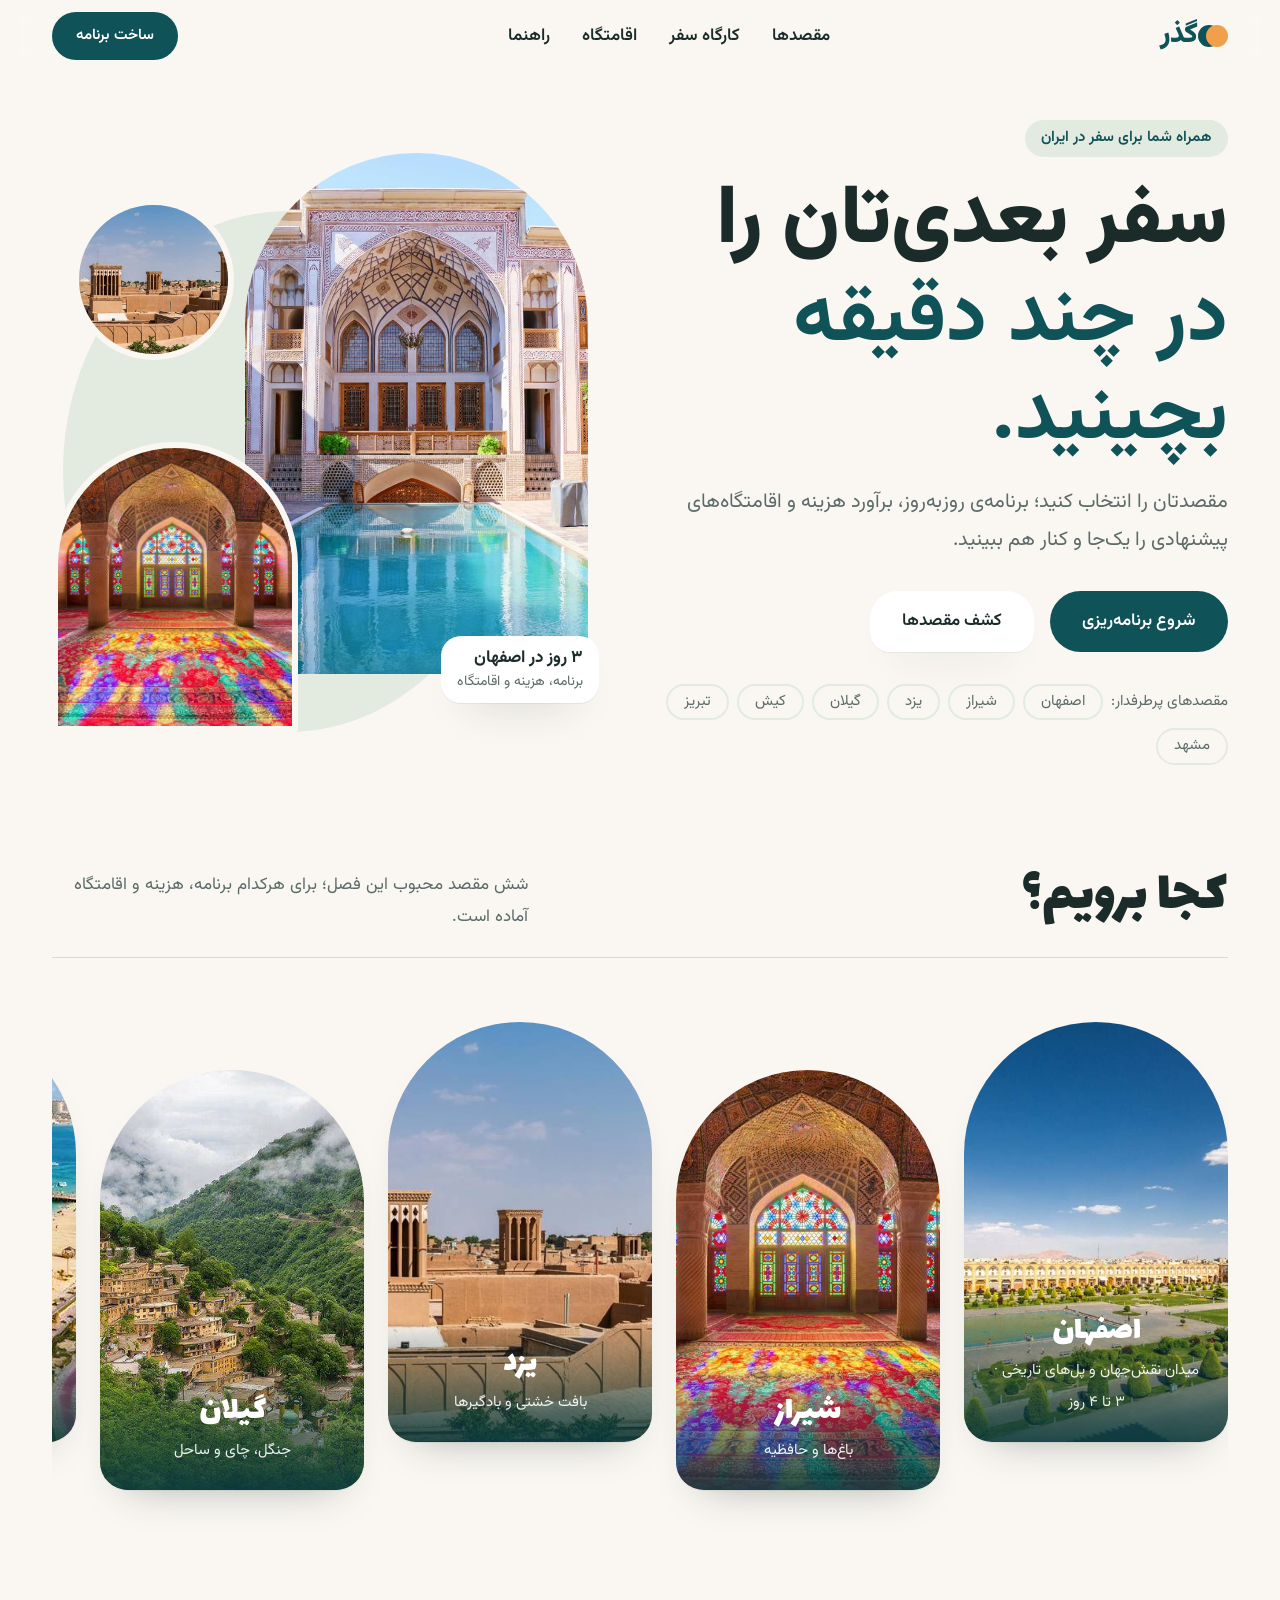
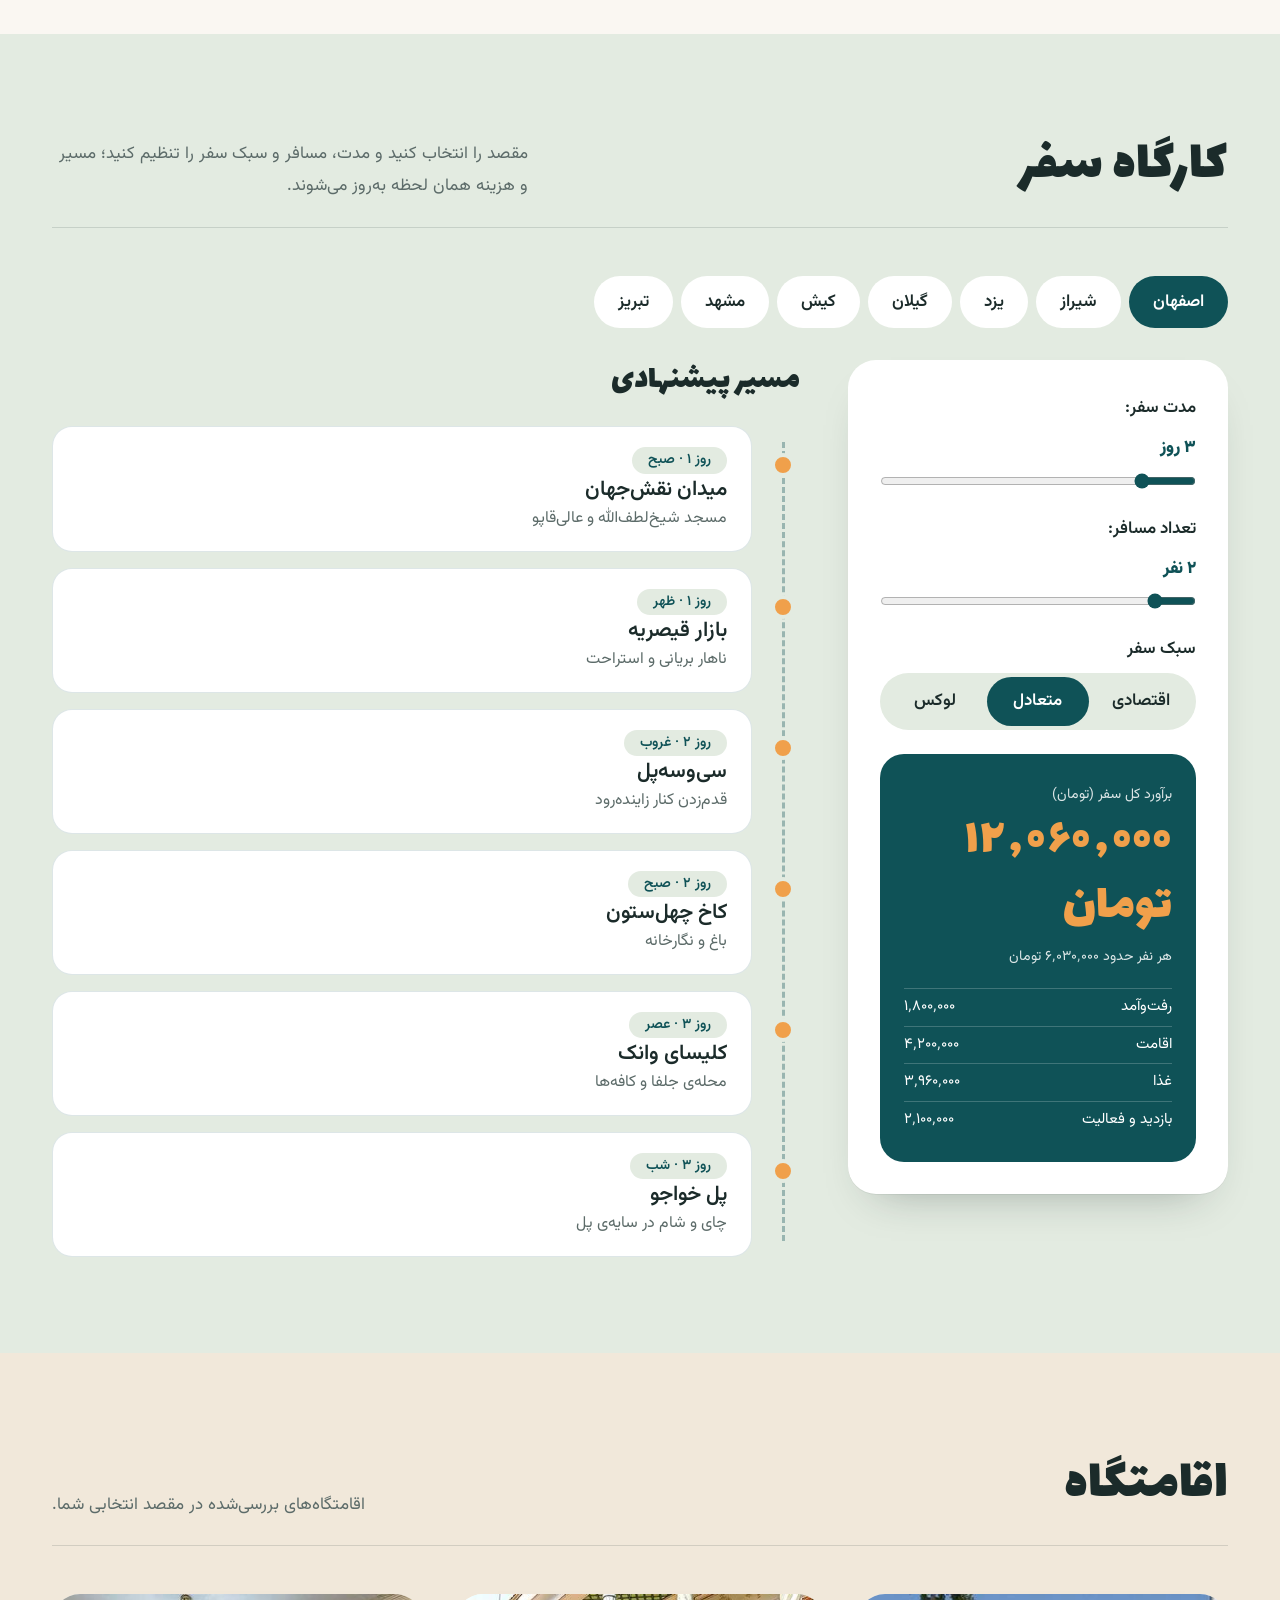
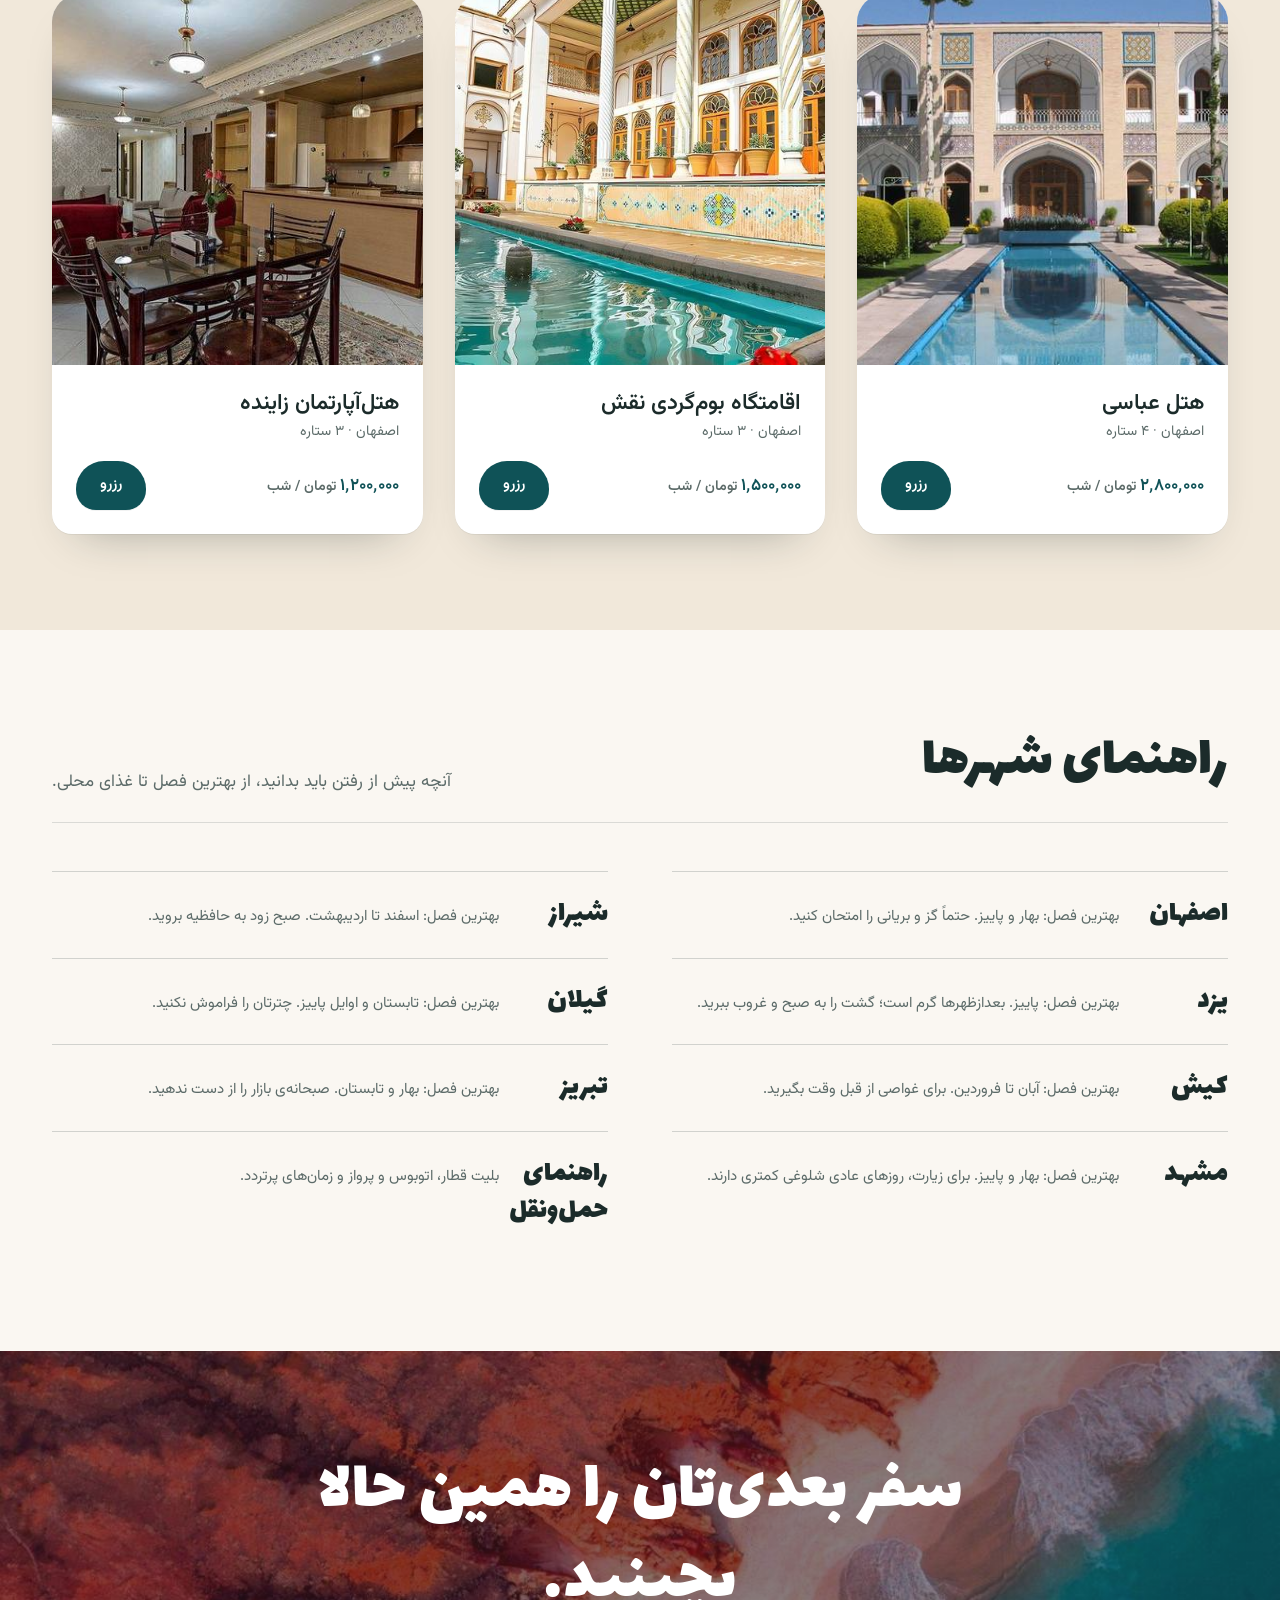
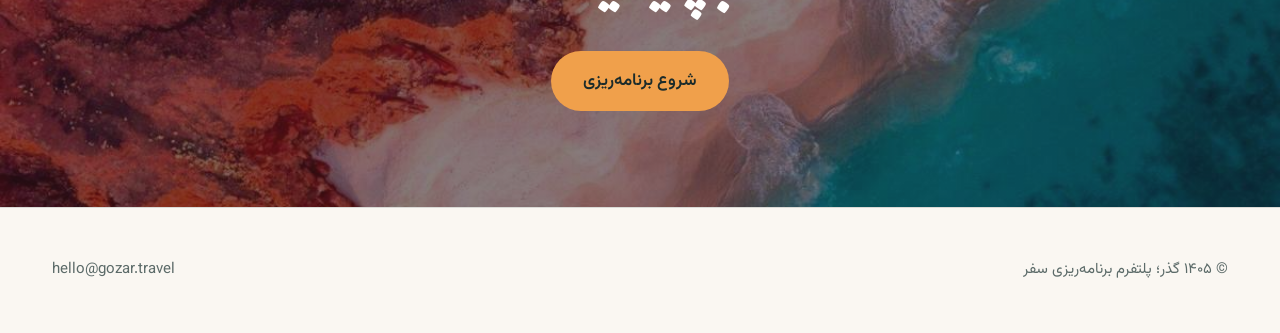
<file: demos/gozar.html>
<!DOCTYPE html>
<html lang="fa" dir="rtl">
<head>
<meta charset="utf-8">
<meta name="viewport" content="width=device-width, initial-scale=1, viewport-fit=cover">
<title>گذر | برنامه‌ریزی سفر</title>
<link rel="preconnect" href="https://fonts.googleapis.com">
<link rel="preconnect" href="https://fonts.gstatic.com" crossorigin>
<link href="https://fonts.googleapis.com/css2?family=Vazirmatn:wght@300;400;600;900&family=Lalezar&display=swap" rel="stylesheet">
<style>
:root{--bg:#FAF7F2;--ink:#1B2B2A;--pri:#0F5257;--pri2:#0A3B3F;--acc:#F0A04B;--sage:#E3EBE1;--sand:#F1E8DA;--mute:#5C6B69;--sh:0 12px 32px rgba(27,43,42,.10);--s1:8px;--s2:16px;--s3:24px;--s4:32px;--s6:48px;--s8:64px;--s12:96px;--f:"Vazirmatn",Tahoma,sans-serif}
*{box-sizing:border-box;margin:0;padding:0}
html{scroll-behavior:smooth;padding-top:env(safe-area-inset-top,0px);padding-bottom:env(safe-area-inset-bottom,0px);scroll-padding-top:88px}
body{background:var(--bg);color:var(--ink);font:400 17px/1.9 var(--f)}
a{color:inherit;text-decoration:none}button,input,select{font:inherit;color:inherit}
:focus-visible{outline:3px solid var(--acc);outline-offset:3px}
.w{max-width:1240px;margin:0 auto;padding:0 var(--s4)}
h1,h2,h3{line-height:1.35;font-weight:600}h2{font-size:clamp(30px,4.5vw,48px)}
section{padding:var(--s12) 0}
.hd{display:flex;justify-content:space-between;align-items:end;gap:var(--s4);flex-wrap:wrap;margin-bottom:var(--s6)}.hd p{max-width:28em;color:var(--mute)}
.btn{display:inline-block;padding:14px var(--s4);font-weight:600;border:0;border-radius:999px;cursor:pointer;background:var(--sage);transition:background .25s,transform .25s}
.btn.p{background:var(--pri);color:#fff}.btn.p:hover{background:var(--pri2);transform:translateY(-2px)}.btn.s:hover{background:var(--sand)}
header{position:sticky;top:0;z-index:20;background:rgba(250,247,242,.88);backdrop-filter:blur(12px);-webkit-backdrop-filter:blur(12px);padding-top:env(safe-area-inset-top,0px)}
header .w{display:flex;align-items:center;justify-content:space-between;height:72px}
.logo{font-weight:900;font-size:28px;display:flex;align-items:center;gap:var(--s1);color:var(--pri)}
.logo i{width:22px;height:22px;background:var(--acc);border-radius:50%;box-shadow:-8px 0 0 var(--pri)}
nav{display:flex;gap:var(--s4);font-weight:600}nav a:hover{color:var(--pri)}header .btn{padding:10px var(--s3);font-size:15px}
.hero{padding:var(--s6) 0 var(--s12);overflow:hidden}
.hg{display:grid;grid-template-columns:1.05fr .95fr;gap:var(--s6);align-items:center}
.tag{display:inline-block;background:var(--sage);color:var(--pri);font-weight:600;font-size:15px;padding:4px var(--s2);border-radius:999px}
.hero h1{font-size:clamp(44px,6.4vw,88px);line-height:1.2;font-weight:900;margin:var(--s2) 0}.hero h1 b{color:var(--pri)}
.hero p{font-size:20px;color:var(--mute);max-width:28em;margin-bottom:var(--s4)}
.c2{display:flex;gap:var(--s2);flex-wrap:wrap}
.qk{display:flex;flex-wrap:wrap;gap:var(--s1);align-items:center;margin-top:var(--s4);font-size:15px;color:var(--mute)}
.qk button{border:2px solid var(--sage);background:none;border-radius:999px;padding:2px var(--s2);cursor:pointer;font-size:15px;transition:background .2s,border-color .2s}
.qk button:hover{background:var(--sage);border-color:var(--pri)}
.cmp{position:relative;isolation:isolate;aspect-ratio:1/1.08;max-width:560px;width:100%;justify-self:center}
.cmp::before{content:"";position:absolute;inset:10% 14% 0 2%;background:var(--sage);border-radius:50%;z-index:-1}
.cmp img{position:absolute;object-fit:cover;animation:up .9s cubic-bezier(.2,.7,.2,1) both}
.a1{right:0;top:0;width:64%;height:90%;border-radius:999px 999px 28px 28px}
.a2{left:0;bottom:0;width:46%;height:50%;border-radius:999px 999px 24px 24px;border:6px solid var(--bg);animation-delay:.2s}
.a3{left:4%;top:8%;width:30%;aspect-ratio:1;border-radius:50%;border:6px solid var(--bg);animation-delay:.35s}
.chip{position:absolute;right:-2%;bottom:5%;background:#fff;border-radius:20px;padding:10px var(--s2);box-shadow:var(--sh);line-height:1.5;animation:up .9s .5s both}
.chip b,.chip span{display:block}.chip span{font-size:14px;color:var(--mute)}
@keyframes up{from{opacity:0;translate:0 32px}to{opacity:1;translate:0 0}}
.ds{display:flex;gap:var(--s3);overflow-x:auto;scroll-snap-type:x proximity;padding:var(--s2) var(--s1) var(--s6);scrollbar-width:thin}
.d{flex:0 0 264px;height:420px;position:relative;overflow:hidden;border-radius:132px 132px 28px 28px;color:#fff;box-shadow:var(--sh);scroll-snap-align:start;transition:transform .3s}
.d:nth-child(even){margin-top:var(--s6)}.d:hover{transform:translateY(-8px)}
.d img{position:absolute;inset:0;width:100%;height:100%;object-fit:cover;transition:transform .5s}.d:hover img{transform:scale(1.07)}
.d div{position:absolute;inset:auto 0 0 0;padding:var(--s3);text-align:center;background:linear-gradient(transparent,rgba(10,59,63,.9))}
.d h3{font-size:28px;font-weight:900}.d span{font-size:15px;opacity:.92}
.pl{background:var(--sage)}
.tabs{display:flex;gap:var(--s1);margin-bottom:var(--s4);flex-wrap:wrap}
.tabs button{padding:10px var(--s3);border:0;border-radius:999px;background:#fff;cursor:pointer;font-weight:600;transition:background .2s}
.tabs button[aria-selected=true]{background:var(--pri);color:#fff}
.pg{display:grid;grid-template-columns:380px 1fr;gap:var(--s6);align-items:start}
.ctl{position:sticky;top:96px;background:#fff;border-radius:32px;padding:var(--s4);box-shadow:var(--sh);display:grid;gap:var(--s3)}
.ctl label{display:grid;gap:var(--s1);font-weight:600}.lb{font-weight:600;margin-bottom:var(--s1)}
.ctl output{color:var(--pri);font-weight:900}.ctl input[type=range]{width:100%;accent-color:var(--pri)}
.seg{display:flex;background:var(--sage);border-radius:999px;padding:4px}
.seg button{flex:1;padding:8px;border:0;background:none;border-radius:999px;cursor:pointer;font-weight:600}
.seg button[aria-pressed=true]{background:var(--pri);color:#fff}
.res{background:var(--pri);color:#fff;padding:var(--s3);border-radius:24px}
.res b{display:block;font-size:44px;line-height:1.3;font-weight:900;color:var(--acc)}
.res ul{list-style:none;margin-top:var(--s2)}.res li{display:flex;justify-content:space-between;padding:4px 0;border-top:1px solid rgba(255,255,255,.2);font-size:15px}.res small{opacity:.85}
.tt{font-size:26px;margin-bottom:var(--s3)}
.tl{position:relative;display:grid;gap:var(--s2);padding-inline-start:var(--s6)}
.tl::before{content:"";position:absolute;inset-block:16px;inset-inline-start:15px;border-inline-start:3px dashed var(--pri);opacity:.35}
.tl div{position:relative;background:#fff;border-radius:20px;padding:var(--s2) var(--s3);box-shadow:var(--sh)}
.tl div::before{content:"";position:absolute;inset-inline-start:-44px;top:26px;width:16px;height:16px;border-radius:50%;background:var(--acc);border:4px solid var(--sage);box-sizing:content-box}
.tl h3{font-size:21px}.tl small{color:var(--pri);font-weight:600;display:block}.tl p{font-size:16px;color:var(--mute)}
.st{display:grid;grid-template-columns:repeat(3,1fr);gap:var(--s4)}
.s{background:#fff;border-radius:28px;overflow:hidden;box-shadow:var(--sh)}
.s .im{aspect-ratio:4/3}.s .im svg,.s .im img{width:100%;height:100%;display:block;object-fit:cover}
.s div.t{padding:var(--s3)}.s h3{font-size:21px}.s small{color:var(--mute);display:block}
.s .pr{display:flex;justify-content:space-between;align-items:center;margin-top:var(--s2);font-weight:600;color:var(--pri)}
.s .btn{padding:10px var(--s3);font-size:15px;background:var(--pri);color:#fff}.s .btn[disabled]{background:var(--sage);color:var(--pri);cursor:default}
.gd{display:grid;grid-template-columns:repeat(4,1fr);gap:var(--s2)}
.gd a{background:#fff;border-radius:24px;padding:var(--s3);min-height:190px;box-shadow:var(--sh);transition:background .25s,color .25s}
.gd a:hover{background:var(--pri);color:#fff}.gd h3{font-size:24px}.gd p{font-size:15px;color:var(--mute);margin-top:var(--s1)}.gd a:hover p{color:rgba(255,255,255,.85)}
.cta{background:linear-gradient(rgba(16,24,32,.5),rgba(16,24,32,.5)),url(../assets/img/gozar-01.jpg) center/cover;color:#fff}
.cta{text-align:center}.cta h2{max-width:12em;margin:0 auto var(--s3);font-weight:900}
.cta .btn.p{background:var(--acc);color:var(--ink)}.cta .btn.p:hover{background:#fff}
footer{padding:var(--s6) 0;color:var(--mute);font-size:15px}footer .w{display:flex;justify-content:space-between;flex-wrap:wrap;gap:var(--s2)}
@media(max-width:960px){nav{display:none}.hg,.pg{grid-template-columns:1fr}.ctl{position:static}.st{grid-template-columns:1fr}.gd{grid-template-columns:1fr 1fr}section{padding:var(--s8) 0}.cmp{max-width:420px}}
@media(max-width:560px){.w{padding:0 var(--s2)}.gd{grid-template-columns:1fr}header .btn{padding:8px var(--s2)}.d{flex-basis:230px;height:380px}}
@media(prefers-reduced-motion:reduce){*{transition:none!important;animation:none!important;scroll-behavior:auto!important}}

/* ===== Next-level pass ===== */
:root{--fd:"Lalezar","Vazirmatn",Tahoma,sans-serif;--sh:0 1px 0 rgba(27,43,42,.06),0 22px 44px -28px rgba(27,43,42,.4)}
h2,.d h3,.res b,.gd h3,.tt,.cta h2{font-family:var(--fd);font-weight:400;line-height:1.25}
h2{font-size:clamp(34px,5vw,58px)}
.hd{border-bottom:1px solid rgba(27,43,42,.14);padding-bottom:var(--s3)}
.d h3{font-size:34px}
/* planner */
.ctl{border-radius:28px}
.res b{font-size:52px}
.tl div{box-shadow:none;border:1px solid rgba(15,82,87,.14)}
.tl small{display:inline-block;background:var(--sage);border-radius:999px;padding:0 var(--s2);font-size:14px}
.tt{font-size:34px}
/* stays: arch-top cards echo the hero arches */
.s{border-radius:28px 28px 20px 20px}
.s .im{aspect-ratio:1/1;border-radius:999px 999px 0 0}
.s h3{font-size:22px}
/* guide: a quiet typographic list instead of eight identical cards */
.gd{grid-template-columns:1fr 1fr;gap:0 var(--s8)}
.gd a,.gd a:hover{background:none;color:var(--ink);box-shadow:none;border-radius:0;border-top:1px solid rgba(27,43,42,.18);min-height:0;padding:var(--s3) 0;display:grid;grid-template-columns:5.5em 1fr;gap:var(--s2);align-items:baseline}
.gd h3{font-size:30px}.gd p,.gd a:hover p{margin:0;color:var(--mute)}
.gd a:hover h3{color:var(--pri)}
.cta h2{font-size:clamp(38px,6vw,72px);max-width:11em}
footer{border-top:1px solid rgba(27,43,42,.14)}
@media(max-width:960px){.gd{grid-template-columns:1fr}.s .im{aspect-ratio:4/3}}
@media(max-width:560px){.gd a{grid-template-columns:4.5em 1fr}}
</style>
</head>
<body>
<header><div class="w">
<a class="logo" href="#top"><i></i>گذر</a>
<nav aria-label="منوی اصلی"><a href="#dest">مقصدها</a><a href="#planner">کارگاه سفر</a><a href="#stay">اقامتگاه</a><a href="#guide">راهنما</a></nav>
<a class="btn p" href="#planner">ساخت برنامه</a>
</div></header>
<main id="top">
<section class="hero"><div class="w hg">
<div class="ht"><span class="tag">همراه شما برای سفر در ایران</span>
<h1>سفر بعدی‌تان را <b>در چند دقیقه بچینید.</b></h1>
<p>مقصدتان را انتخاب کنید؛ برنامه‌ی روزبه‌روز، برآورد هزینه و اقامتگاه‌های پیشنهادی را یک‌جا و کنار هم ببینید.</p>
<div class="c2"><a class="btn p" href="#planner">شروع برنامه‌ریزی</a><a class="btn s" href="#dest">کشف مقصدها</a></div>
<div class="qk"><span>مقصدهای پرطرفدار:</span><button type="button" data-c="isf">اصفهان</button><button type="button" data-c="shz">شیراز</button><button type="button" data-c="ysd">یزد</button><button type="button" data-c="rsht">گیلان</button><button type="button" data-c="kish">کیش</button><button type="button" data-c="tbz">تبریز</button><button type="button" data-c="msh">مشهد</button></div></div>
<div class="cmp" aria-hidden="true"><img class="a1" src="../assets/img/gozar-02.jpg" alt="حیاط خانه‌ای تاریخی با حوض فیروزه‌ای"><img class="a2" data-from="shz" alt=""><img class="a3" data-from="ysd" alt=""><div class="chip"><b>۳ روز در اصفهان</b><span>برنامه، هزینه و اقامتگاه</span></div></div>
</div></section>

<section id="dest" style="padding-top:0"><div class="w">
<div class="hd"><h2>کجا برویم؟</h2><p>شش مقصد محبوب این فصل؛ برای هرکدام برنامه، هزینه و اقامتگاه آماده است.</p></div>
<div class="ds">
<a class="d d1" href="#planner" data-c="isf"><img src="../assets/img/gozar-03.jpg" alt="میدان نقش‌جهان اصفهان" loading="lazy"><div><h3>اصفهان</h3><span>میدان نقش‌جهان و پل‌های تاریخی · ۳ تا ۴ روز</span></div></a>
<a class="d d2" href="#planner" data-c="shz"><img src="../assets/img/gozar-04.jpg" alt="مسجد نصیرالملک شیراز" loading="lazy"><div><h3>شیراز</h3><span>باغ‌ها و حافظیه</span></div></a>
<a class="d d3" href="#planner" data-c="ysd"><img src="../assets/img/gozar-05.jpg" alt="بادگیرهای یزد" loading="lazy"><div><h3>یزد</h3><span>بافت خشتی و بادگیرها</span></div></a>
<a class="d d4" href="#planner" data-c="rsht"><img src="../assets/img/gozar-06.jpg" alt="ماسوله گیلان" loading="lazy"><div><h3>گیلان</h3><span>جنگل، چای و ساحل</span></div></a>
<a class="d d5" href="#planner" data-c="kish"><img src="../assets/img/gozar-07.jpg" alt="ساحل کیش" loading="lazy"><div><h3>کیش</h3><span>دریا و غواصی</span></div></a>
<a class="d d6" href="#planner" data-c="tbz"><img src="../assets/img/gozar-08.jpg" alt="مسجد کبود تبریز" loading="lazy"><div><h3>تبریز</h3><span>بازار و سفره‌ی آذری</span></div></a>
<a class="d d7" href="#planner" data-c="msh"><img src="../assets/img/gozar-09.jpg" alt="حرم مشهد" loading="lazy"><div><h3>مشهد</h3><span>حرم و سفره‌ی خراسانی</span></div></a>
</div></div></section>

<section class="pl" id="planner"><div class="w">
<div class="hd"><h2>کارگاه سفر</h2><p>مقصد را انتخاب کنید و مدت، مسافر و سبک سفر را تنظیم کنید؛ مسیر و هزینه همان لحظه به‌روز می‌شوند.</p></div>
<div class="tabs" role="tablist" id="tabs"></div>
<div class="pg">
<aside class="ctl"><select id="cd" hidden></select>
<label>مدت سفر: <output id="on">۳ روز</output><input id="cn" type="range" min="1" max="14" value="3"></label>
<label>تعداد مسافر: <output id="op">۲ نفر</output><input id="cp" type="range" min="1" max="10" value="2"></label>
<div><div class="lb">سبک سفر</div><div class="seg" id="sg"><button type="button" aria-pressed="false" data-m="0.7">اقتصادی</button><button type="button" aria-pressed="true" data-m="1">متعادل</button><button type="button" aria-pressed="false" data-m="1.8">لوکس</button></div></div>
<div class="res" aria-live="polite"><small>برآورد کل سفر (تومان)</small><b id="tot">—</b><small id="per"></small><ul id="bk"></ul></div>
</aside>
<div><h3 class="tt">مسیر پیشنهادی</h3><div class="tl" id="tl" aria-live="polite"></div></div>
</div></div></section>

<section id="stay" style="background:var(--sand)"><div class="w">
<div class="hd"><h2>اقامتگاه</h2><p>اقامتگاه‌های بررسی‌شده در مقصد انتخابی شما.</p></div>
<div class="st" id="st"></div>
</div></section>

<section id="guide"><div class="w">
<div class="hd"><h2>راهنمای شهرها</h2><p>آنچه پیش از رفتن باید بدانید، از بهترین فصل تا غذای محلی.</p></div>
<div class="gd">
<a href="#dest"><h3>اصفهان</h3><p>بهترین فصل: بهار و پاییز. حتماً گز و بریانی را امتحان کنید.</p></a>
<a href="#dest"><h3>شیراز</h3><p>بهترین فصل: اسفند تا اردیبهشت. صبح زود به حافظیه بروید.</p></a>
<a href="#dest"><h3>یزد</h3><p>بهترین فصل: پاییز. بعدازظهرها گرم است؛ گشت را به صبح و غروب ببرید.</p></a>
<a href="#dest"><h3>گیلان</h3><p>بهترین فصل: تابستان و اوایل پاییز. چترتان را فراموش نکنید.</p></a>
<a href="#dest"><h3>کیش</h3><p>بهترین فصل: آبان تا فروردین. برای غواصی از قبل وقت بگیرید.</p></a>
<a href="#dest"><h3>تبریز</h3><p>بهترین فصل: بهار و تابستان. صبحانه‌ی بازار را از دست ندهید.</p></a>
<a href="#dest"><h3>مشهد</h3><p>بهترین فصل: بهار و پاییز. برای زیارت، روزهای عادی شلوغی کمتری دارند.</p></a>
<a href="#dest"><h3>راهنمای حمل‌ونقل</h3><p>بلیت قطار، اتوبوس و پرواز و زمان‌های پرتردد.</p></a>
</div></div></section>

<section class="cta"><div class="w"><h2>سفر بعدی‌تان را همین حالا بچینید.</h2><a class="btn p" href="#top">شروع برنامه‌ریزی</a></div></section>
</main>
<footer><div class="w"><span>© ۱۴۰۵ گذر؛ پلتفرم برنامه‌ریزی سفر</span><span>hello@gozar.travel</span></div></footer>
<script>
(function(){
var $=function(i){return document.getElementById(i)};
var D={isf:{n:"اصفهان",cost:[1400000,1100000,700000],tr:900000,
days:[["صبح","میدان نقش‌جهان","مسجد شیخ‌لطف‌الله و عالی‌قاپو"],["ظهر","بازار قیصریه","ناهار بریانی و استراحت"],["غروب","سی‌وسه‌پل","قدم‌زدن کنار زاینده‌رود"],["صبح","کاخ چهل‌ستون","باغ و نگارخانه"],["عصر","کلیسای وانک","محله‌ی جلفا و کافه‌ها"],["شب","پل خواجو","چای و شام در سایه‌ی پل"]],stays:[["هتل عباسی","۴ ستاره","۲٬۸۰۰٬۰۰۰"],["اقامتگاه بوم‌گردی نقش","۳ ستاره","۱٬۵۰۰٬۰۰۰"],["هتل‌آپارتمان زاینده","۳ ستاره","۱٬۲۰۰٬۰۰۰"]]},
shz:{n:"شیراز",cost:[1300000,1000000,650000],tr:1000000,days:[["صبح","باغ ارم","تاریخ و گیاهان"],["ظهر","ارگ کریم‌خان","ناهار در بازار وکیل"],["غروب","حافظیه","شعر و چای"],["صبح","تخت جمشید","تور یک‌روزه"],["عصر","باغ نارنجستان","موزه و حیاط"],["شب","سعدیه","شام و گشت شبانه"]],stays:[["هتل سنتی شیراز","۴ ستاره","۲٬۴۰۰٬۰۰۰"],["اقامتگاه پارسه","۳ ستاره","۱٬۴۰۰٬۰۰۰"],["هتل‌آپارتمان زند","۳ ستاره","۱٬۱۰۰٬۰۰۰"]]},
ysd:{n:"یزد",cost:[1100000,900000,600000],tr:950000,days:[["صبح","بافت تاریخی","کوچه‌های خشتی"],["ظهر","مسجد جامع","ناهار قیمه‌ی یزدی"],["غروب","آب‌انبار","قدم‌زدن در شهر"],["صبح","باغ دولت‌آباد","بلندترین بادگیر خشتی"],["عصر","آتشکده زرتشتیان","تاریخ و فرهنگ"],["شب","بام شهر","شام روی پشت‌بام"]],stays:[["اقامتگاه سنتی لب‌خندق","۴ ستاره","۲٬۲۰۰٬۰۰۰"],["بوم‌گردی بادگیر","۳ ستاره","۱٬۳۰۰٬۰۰۰"],["هتل‌آپارتمان کویر","۳ ستاره","۹۵۰٬۰۰۰"]]},
rsht:{n:"گیلان",cost:[1300000,1000000,650000],tr:800000,days:[["صبح","ماسوله","پله‌های خانه‌به‌خانه"],["ظهر","چای لاهیجان","ناهار میرزاقاسمی"],["غروب","ساحل انزلی","تالاب و قایق"],["صبح","فومن","بازار محلی و نان"],["عصر","جنگل الیمستان","پیاده‌روی"],["شب","رشت","شام باقلاقاتق"]],stays:[["هتل جنگلی سبز","۴ ستاره","۲٬۶۰۰٬۰۰۰"],["ویلای چوبی ماسوله","۳ ستاره","۱٬۸۰۰٬۰۰۰"],["اقامتگاه بوم‌گردی","۳ ستاره","۱٬۱۰۰٬۰۰۰"]]},
kish:{n:"کیش",cost:[1800000,1400000,900000],tr:2200000,days:[["صبح","ساحل مرجان","شنا و آفتاب"],["ظهر","شهر زیرزمینی کاریز","ناهار دریایی"],["غروب","کشتی یونانی","عکس غروب"],["صبح","غواصی","دو ساعت با مربی"],["عصر","باغ پرندگان","گردش خانوادگی"],["شب","بازار ایرانی‌ها","خرید و شام"]],stays:[["هتل ساحلی داریوش","۵ ستاره","۴٬۸۰۰٬۰۰۰"],["هتل‌آپارتمان مرجان","۳ ستاره","۲٬۲۰۰٬۰۰۰"],["اقامتگاه ساحلی","۳ ستاره","۱٬۸۰۰٬۰۰۰"]]},
msh:{n:"مشهد",cost:[1300000,1000000,650000],tr:900000,days:[["صبح","حرم امام رضا","زیارت و صحن‌ها"],["ظهر","موزه‌ی آستان قدس","ناهار شله‌مشهدی"],["غروب","بازار رضا","زعفران و سوغات"],["صبح","آرامگاه فردوسی","طوس و شاهنامه"],["عصر","پارک کوهسنگی","قدم‌زدن خانوادگی"],["شب","خیابان امام‌رضا","شام و گشت شبانه"]],stays:[["هتل نیایش","۵ ستاره","۳٬۸۰۰٬۰۰۰"],["هتل‌آپارتمان چشمه","۳ ستاره","۱٬۴۰۰٬۰۰۰"],["اقامتگاه نزدیک حرم","۳ ستاره","۱٬۰۰۰٬۰۰۰"]]},
tbz:{n:"تبریز",cost:[1200000,950000,600000],tr:1000000,days:[["صبح","بازار سرپوشیده","فرش و ادویه"],["ظهر","ناهار آبگوشت","غذای آذری"],["غروب","ایل‌گلی","قدم‌زدن کنار آب"],["صبح","خانه مشروطه","تاریخ مشروطیت"],["عصر","مسجد کبود","کاشی فیروزه‌ای"],["شب","کندوان","دهکده‌ی صخره‌ای"]],stays:[["هتل ائل‌گلی","۴ ستاره","۲٬۱۰۰٬۰۰۰"],["اقامتگاه ارگ","۳ ستاره","۱٬۳۰۰٬۰۰۰"],["هتل‌آپارتمان آذر","۳ ستاره","۹۰۰٬۰۰۰"]]}};
var fa=function(n){return Math.round(n).toLocaleString("fa-IR")};
var IM={"isf0": "../assets/img/gozar-10.jpg", "isf1": "../assets/img/gozar-11.jpg", "isf2": "../assets/img/gozar-12.jpg"};
var cur="isf",M=1,booked={};
var cd=$("cd");Object.keys(D).forEach(function(k){cd.add(new Option(D[k].n,k))});
function tabs(){var t=$("tabs");t.innerHTML="";Object.keys(D).forEach(function(k){var b=document.createElement("button");b.type="button";b.textContent=D[k].n;b.setAttribute("role","tab");b.setAttribute("aria-selected",k===cur);b.onclick=function(){set(k)};t.appendChild(b)})}
function tl(){var d=D[cur],h="";var days=Math.min(parseInt($("cn").value)||3,6);var lab=["۱","۲","۳","۴","۵","۶"];
d.days.forEach(function(x,i){h+='<div><small>روز '+lab[Math.floor(i/2)]+" · "+x[0]+"</small><h3>"+x[1]+"</h3><p>"+x[2]+"</p></div>"});$("tl").innerHTML=h}
function stays(){var d=D[cur],h="";var sv=["#0F5257","#F0A04B","#E3EBE1"],fg=["#FAF7F2","#0F5257","#0F5257"];
d.stays.forEach(function(s,i){h+='<div class="s"><div class="im">'+(IM[cur+i]?'<img src="'+IM[cur+i]+'" alt="'+s[0]+'" loading="lazy">':'')+'<svg style="'+(IM[cur+i]?'display:none':'')+'" viewBox="0 0 400 300" preserveAspectRatio="xMidYMid slice"><rect width="400" height="300" fill="'+sv[i]+'"/><rect x="'+(60+i*40)+'" y="90" width="140" height="150" fill="'+fg[i]+'"/><circle cx="300" cy="110" r="44" fill="'+fg[(i+1)%3]+'"/></svg></div><div class="t"><h3>'+s[0]+'</h3><small>'+D[cur].n+" · "+s[1]+'</small><div class="pr"><span>'+s[2]+' <small style="display:inline">تومان / شب</small></span><button class="btn s" data-k="'+cur+i+'"'+(booked[cur+i]?' disabled>رزرو شد':">رزرو")+"</button></div></div></div>"});
$("st").innerHTML=h}
function cost(){var d=D[cur],n=+$("cn").value,p=+$("cp").value,c=d.cost;
$("on").textContent=fa(n)+" روز";$("op").textContent=fa(p)+" نفر";
var rooms=Math.ceil(p/2),stay=c[0]*rooms*n*M,food=c[1]*p*n*M*.6,act=c[2]*p*n*M*.5,tr=d.tr*p*(M>1.5?1.4:1);
var t=stay+food+act+tr;$("tot").textContent=fa(t)+" تومان";$("per"). textContent="هر نفر حدود "+fa(t/p)+" تومان";
var r=[["رفت‌وآمد",tr],["اقامت",stay],["غذا",food],["بازدید و فعالیت",act]];
$("bk").innerHTML=r.map(function(x){return"<li><span>"+x[0]+"</span><span>"+fa(x[1])+"</span></li>"}).join("")}
function set(k){cur=k;cd.value=k;tabs();tl();stays();cost()}
cd.onchange=function(){set(cd.value)};
$("cn").oninput=cost;$("cp").oninput=cost;
$("sg").onclick=function(e){var b=e.target.closest("button");if(!b)return;[].forEach.call($("sg").children,function(x){x.setAttribute("aria-pressed",x===b)});M=+b.dataset.m;cost()};
$("st").onclick=function(e){var b=e.target.closest("button");if(!b||b.disabled)return;booked[b.dataset.k]=1;b.disabled=true;b.textContent="رزرو شد"};
document.querySelectorAll(".d").forEach(function(a){a.onclick=function(){set(a.dataset.c)}});
document.querySelectorAll("[data-from]").forEach(function(i){i.src=document.querySelector('.d[data-c="'+i.dataset.from+'"] img').src});
document.querySelectorAll(".qk button").forEach(function(b){b.onclick=function(){set(b.dataset.c);document.getElementById("planner").scrollIntoView({behavior:"smooth"})}});
set("isf");
})();
</script>
</body>
</html>
</file>
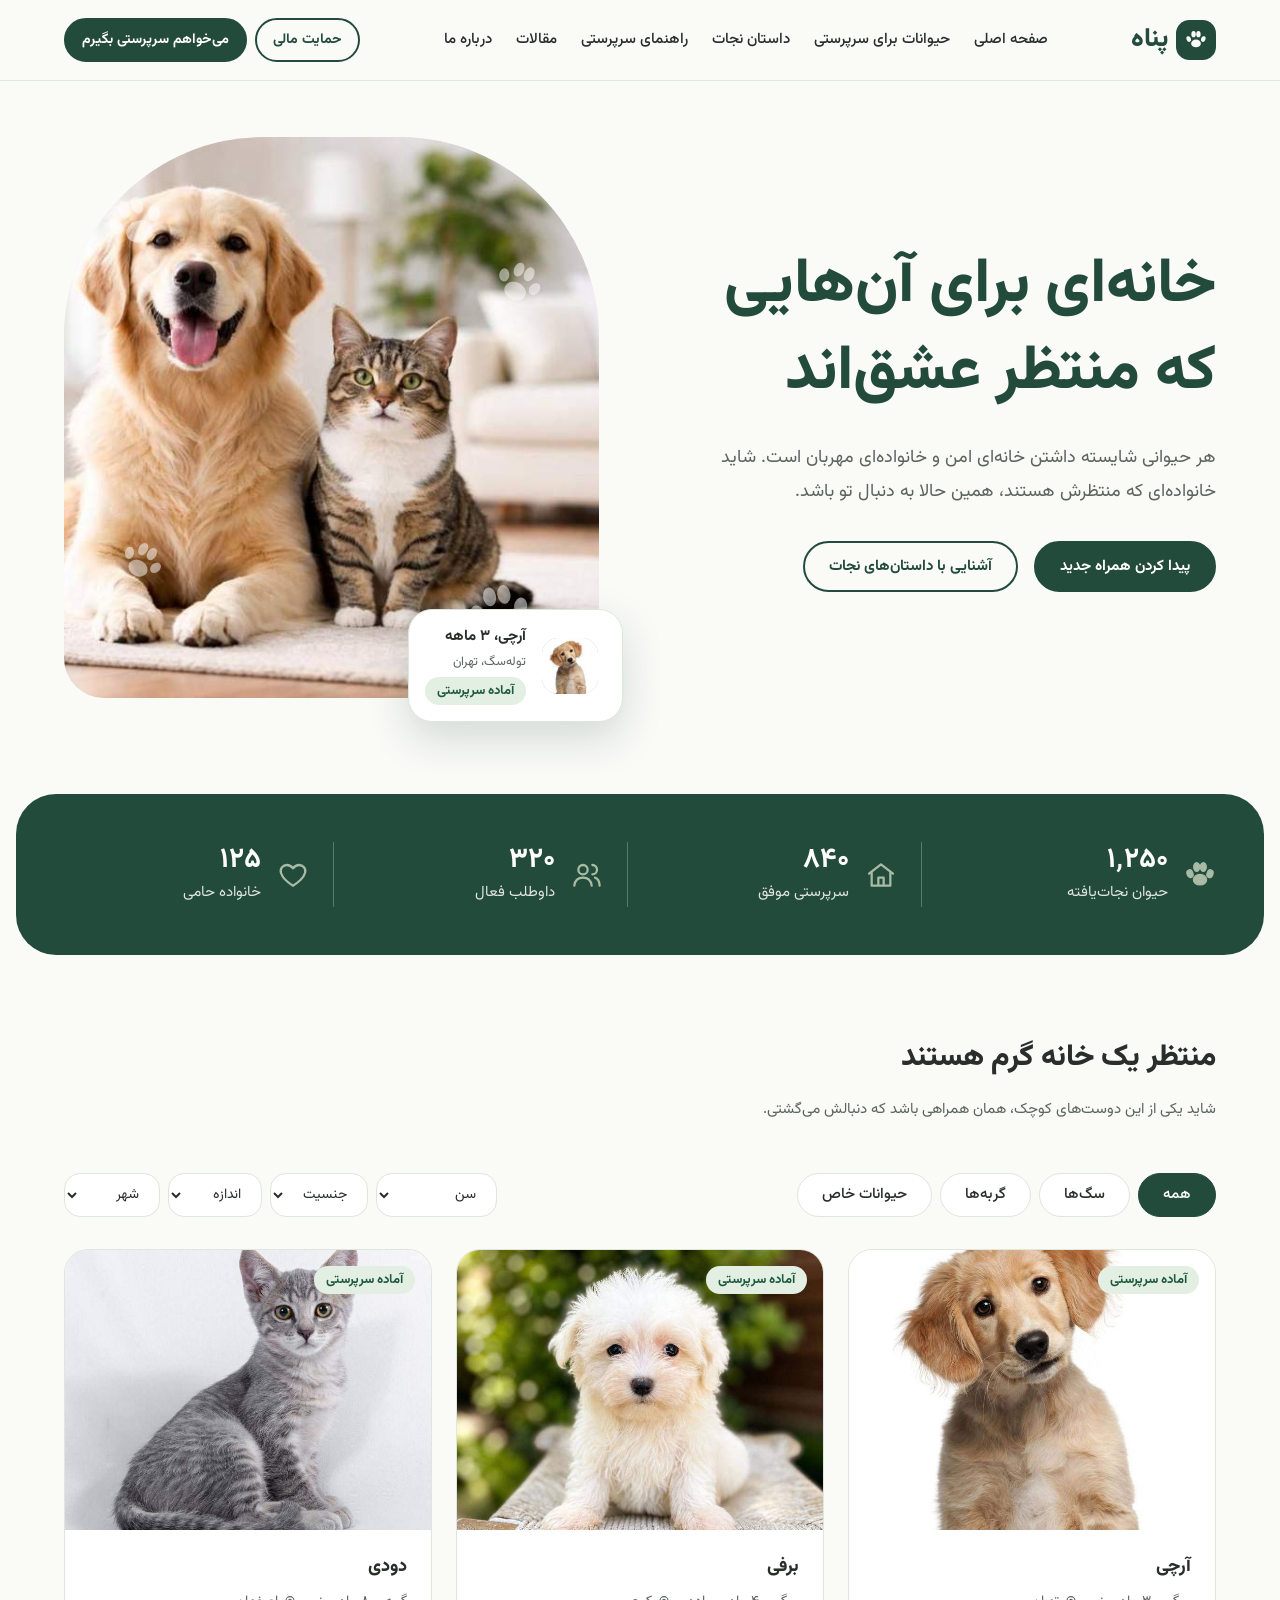
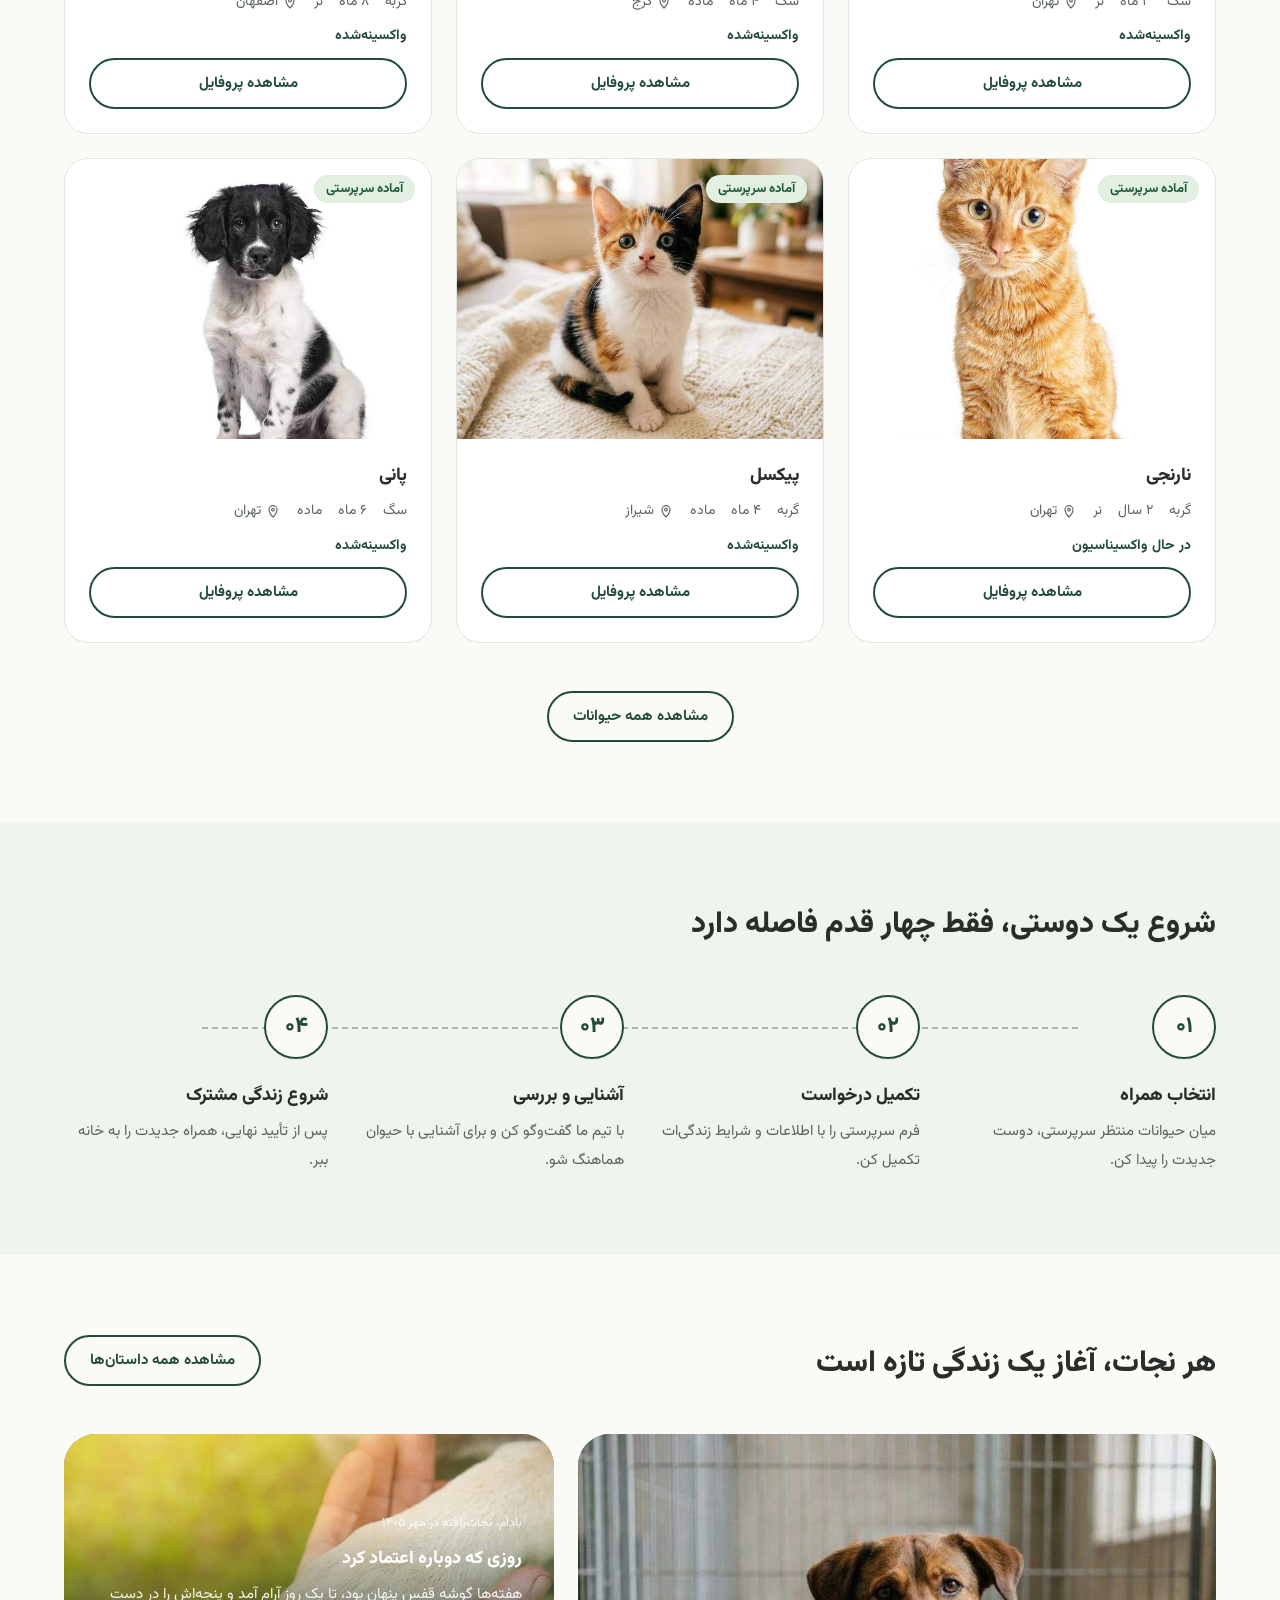
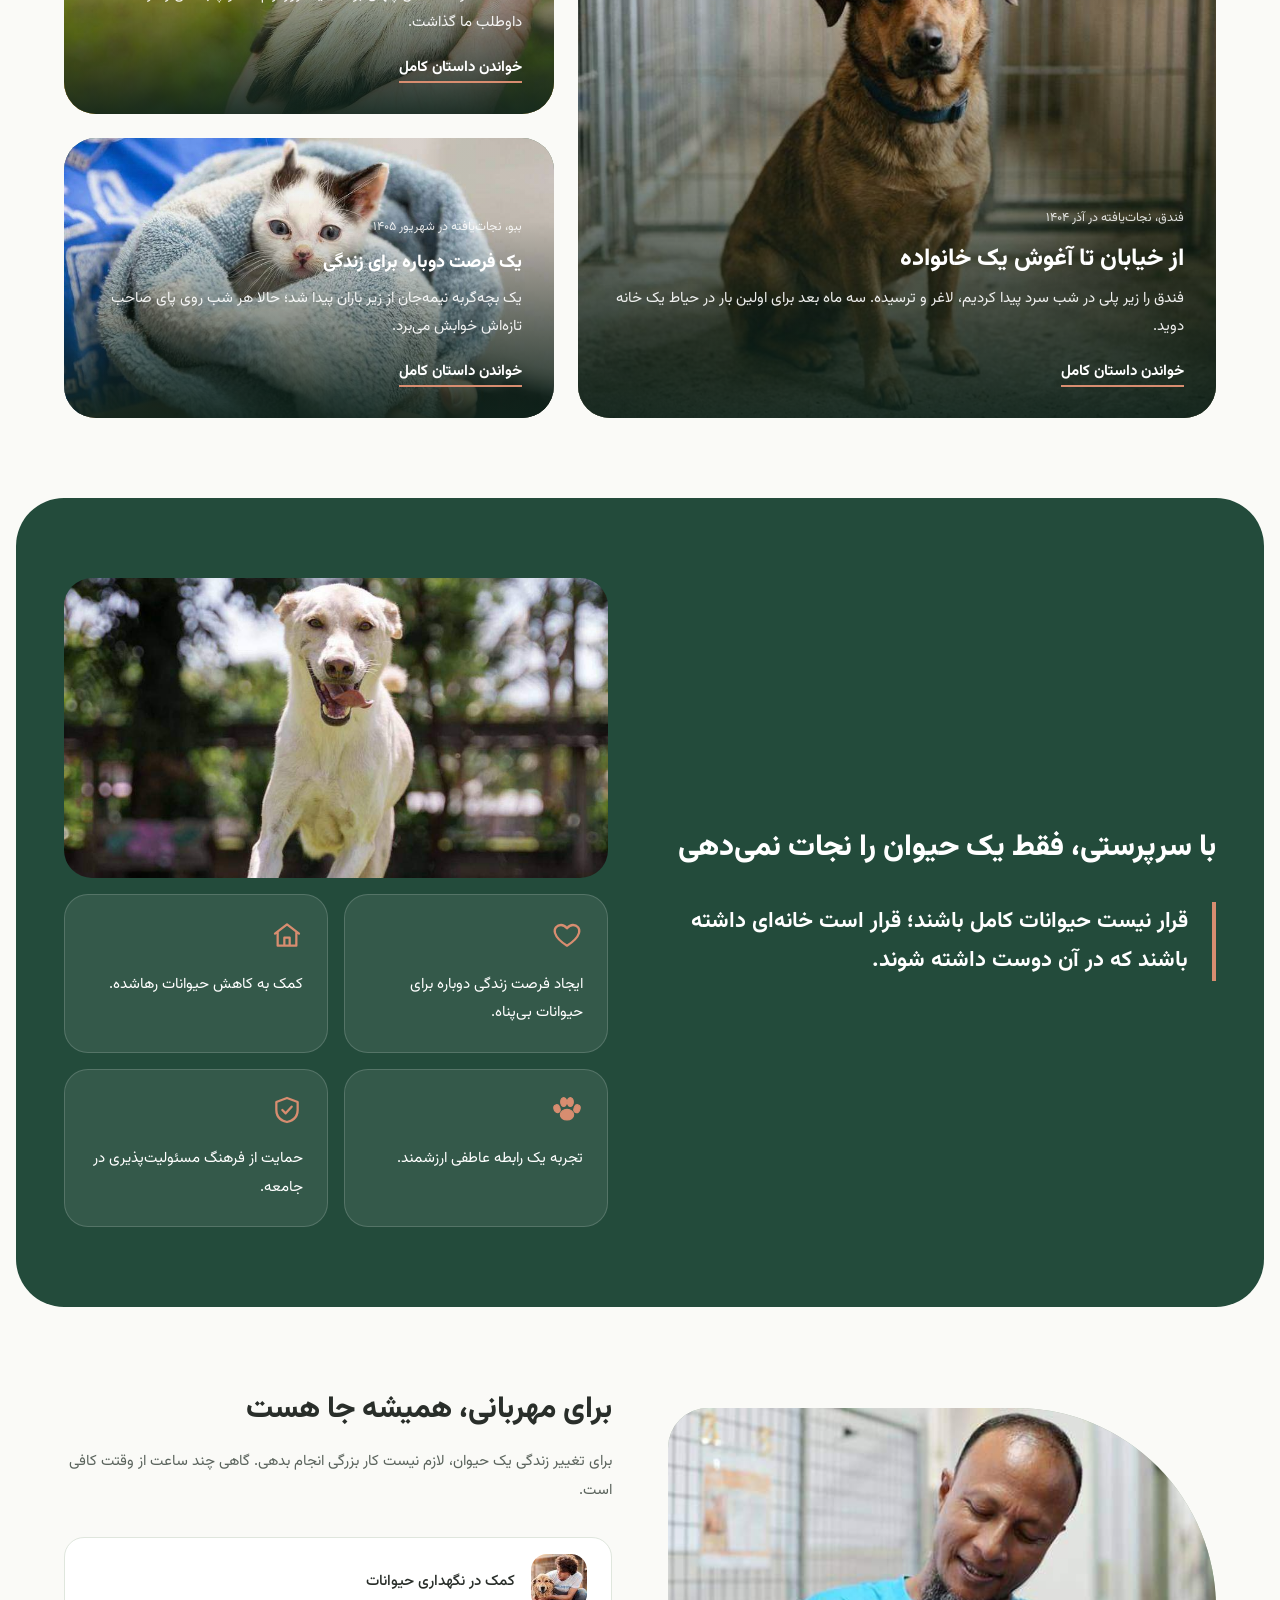
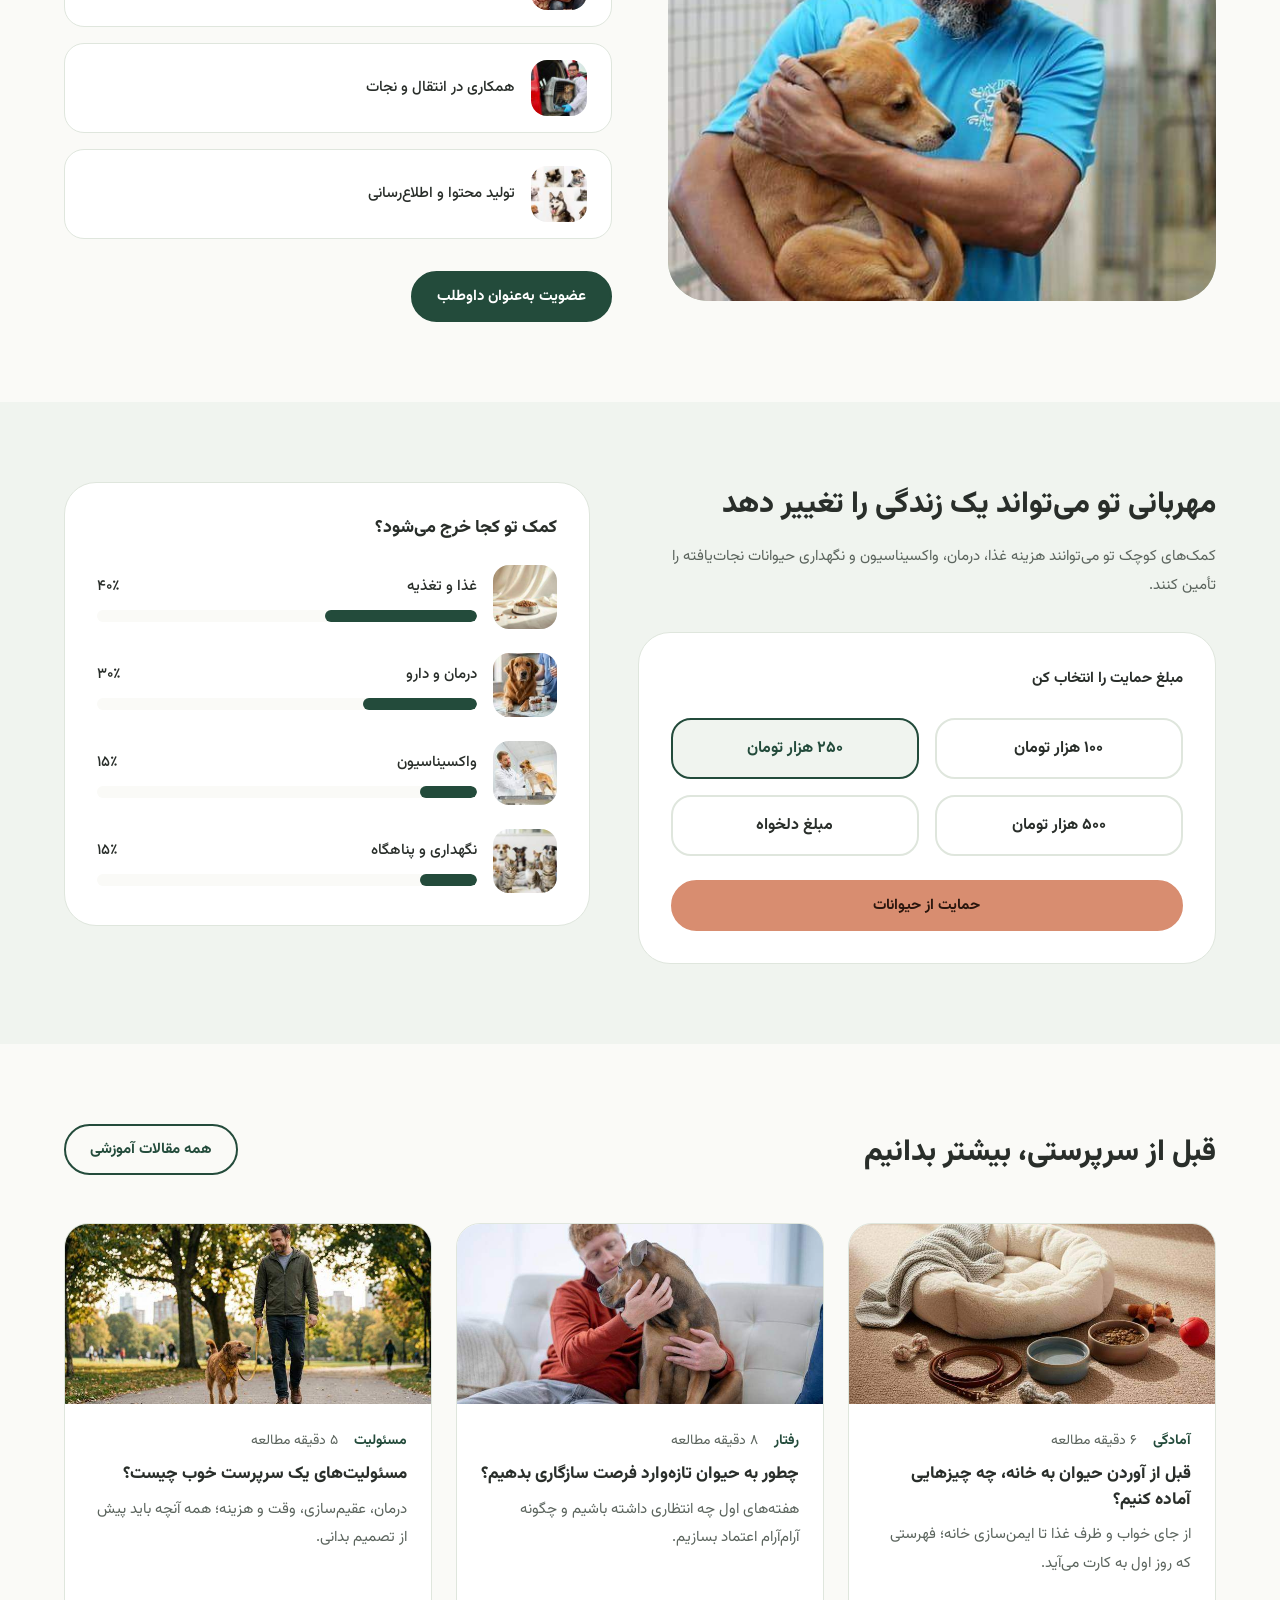
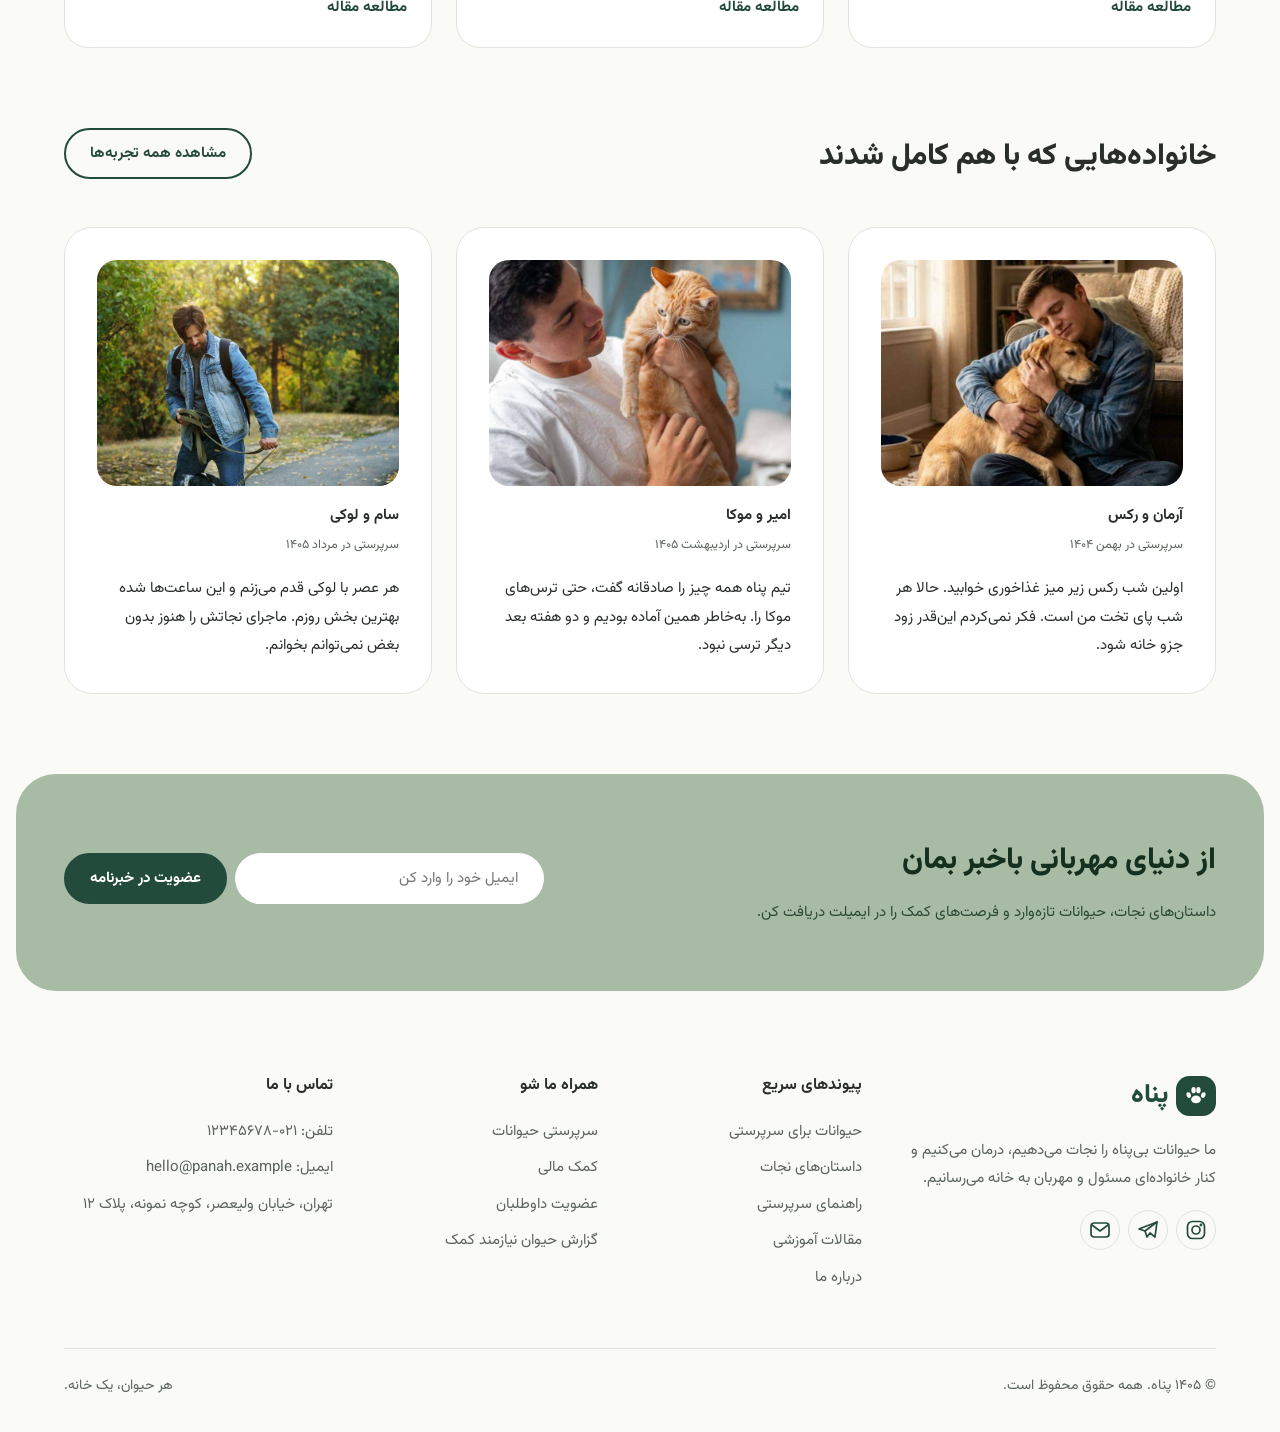
<file: demos/panah.html>
<!DOCTYPE html>
<html lang="fa" dir="rtl">
<head>
<meta charset="utf-8">
<meta name="viewport" content="width=device-width, initial-scale=1, viewport-fit=cover">
<title>پناه | خانه‌ای برای آن‌هایی که منتظر عشق‌اند</title>
<link rel="stylesheet" href="https://fonts.googleapis.com/css2?family=Vazirmatn:wght@400;500;700;800&display=swap">
<style>
:root{--g:#234B3B;--s:#A8BBA5;--bg:#FAFAF7;--sf:#F0F4EF;--t:#D88D70;--tx:#292E2A;--mut:#5b645d;--card:#fff;--ln:#dfe6dd;--on:#fff;--tt:#9a4f33;
box-sizing:border-box;padding-top:env(safe-area-inset-top,0px);padding-bottom:env(safe-area-inset-bottom,0px)}
@media(prefers-color-scheme:dark){:root:not([data-theme="light"]){--bg:#141a16;--sf:#1c2420;--card:#222c27;--tx:#eef2ee;--mut:#a9b4ab;--ln:#34413a;--g:#8fc4a8;--on:#10211a;--tt:#e9a98f}}
html{scroll-padding-top:calc(env(safe-area-inset-top,0px) + 88px);scroll-behavior:smooth}
*{box-sizing:border-box}
body{margin:0;background:var(--bg);color:var(--tx);font:400 15px/1.9 Vazirmatn,Tahoma,sans-serif}
a{color:inherit;text-decoration:none}
.w{max-width:1200px;margin:0 auto;padding:0 24px}
section{padding:80px 0}
h1,h2,h3{margin:0;line-height:1.5;font-weight:800}
h2{font-size:clamp(22px,2.6vw,30px);max-width:640px}
.lead{color:var(--mut);max-width:560px;margin:16px 0 0;font-size:15px}
.hd{display:flex;justify-content:space-between;align-items:end;gap:24px;margin-bottom:48px;flex-wrap:wrap}
.btn{display:inline-flex;align-items:center;gap:8px;padding:12px 24px;border-radius:999px;font:700 15px Vazirmatn,Tahoma,sans-serif;border:2px solid var(--g);cursor:pointer;transition:.2s;min-height:48px}
.b1{background:var(--g);color:var(--on)}.b1:hover{background:transparent;color:var(--g)}
.b2{background:transparent;color:var(--g)}.b2:hover{background:var(--g);color:var(--on)}
.bt{background:var(--t);border-color:var(--t);color:#2a160d}.bt:hover{background:transparent;color:var(--tt)}
:focus-visible{outline:3px solid var(--t);outline-offset:3px}
svg.i{width:24px;height:24px;fill:none;stroke:currentColor;stroke-width:1.7;stroke-linecap:round;stroke-linejoin:round}
.ph>img,.vis>img,.sty>img,.vp img{position:absolute;inset:0;width:100%;height:100%;object-fit:cover}
.ph .badge{z-index:1}.vp{position:relative}
.float .av{overflow:hidden}.float .av img{width:100%;height:100%;object-fit:cover;object-position:50% 20%}
.wi{display:block;width:100%;height:300px;object-fit:cover;border-radius:28px;object-position:50% 18%}
.vo img{width:56px;height:56px;border-radius:16px;object-fit:cover;flex:none}
.u{display:flex;gap:16px;align-items:center}.u>div{flex:1}.u img{width:64px;height:64px;border-radius:16px;object-fit:cover;flex:none}
.tm>img{display:block;width:100%;aspect-ratio:4/3;object-fit:cover;border-radius:20px}
/* header */
header{position:sticky;top:0;z-index:20;background:color-mix(in srgb,var(--bg) 92%,transparent);backdrop-filter:blur(10px);border-bottom:1px solid var(--ln);padding-top:env(safe-area-inset-top,0px)}
.nav{display:flex;align-items:center;justify-content:space-between;gap:24px;height:80px}
.logo{display:flex;align-items:center;gap:8px;font-weight:800;font-size:26px;color:var(--g)}
.logo svg{width:40px;height:40px}
nav ul{display:flex;gap:24px;list-style:none;margin:0;padding:0;font-size:15px;font-weight:500}
nav a{padding:8px 0;border-bottom:2px solid transparent;transition:.2s}nav a:hover{border-color:var(--t);color:var(--g)}
.act{display:flex;gap:8px}
.act .btn{padding:8px 16px;min-height:44px;font-size:14px}
@media(max-width:1020px){nav{display:none}}
@media(max-width:560px){.act .b2{display:none}}
/* hero */
.hero{padding:56px 0 96px;overflow:hidden}
.hg{display:grid;grid-template-columns:1.05fr 1fr;gap:56px;align-items:center}
.hero h1{font-size:clamp(34px,5.2vw,62px);line-height:1.4;color:var(--g)}
.hero p{font-size:18px;color:var(--mut);margin:24px 0 32px;max-width:520px}
.hb{display:flex;gap:16px;flex-wrap:wrap}
.vis{position:relative;aspect-ratio:1/1.05;border-radius:200px 200px 40px 40px;background:var(--sf)}
.vis>img{border-radius:inherit}
.vis .paws{position:absolute;inset:0;opacity:.5}
.float{position:absolute;inset-inline-start:-24px;bottom:-24px;z-index:2;background:var(--card);border-radius:24px;padding:16px 24px 16px 16px;display:flex;gap:16px;align-items:center;box-shadow:0 16px 40px rgba(35,75,59,.18);border:1px solid var(--ln)}
.float .av{width:56px;height:56px;border-radius:16px;background:var(--s);display:grid;place-items:center;color:var(--g)}
.float b{display:block;line-height:1.5}.float small{color:var(--mut)}
.badge{display:inline-block;padding:0 12px;border-radius:999px;background:#e3efe3;color:#1d5a3c;font-size:13px;font-weight:700;line-height:28px}
@media(prefers-color-scheme:dark){:root:not([data-theme="light"]) .badge{background:#2c4638;color:#bfe3cc}}
@media(max-width:860px){.hg{grid-template-columns:1fr}.vis{max-width:480px;margin:0 auto;width:100%}}
/* stats */
.stats{background:var(--g);color:#fff;padding:48px 0;border-radius:40px;margin:0 16px}
@media(prefers-color-scheme:dark){:root:not([data-theme="light"]) .stats{background:#1f3b2f}}
.sg{display:grid;grid-template-columns:repeat(4,1fr);gap:24px}
.st{display:flex;gap:16px;align-items:center;padding-inline-start:24px;border-inline-start:1px solid rgba(255,255,255,.25)}
.st:first-child{border:0;padding:0}
.st svg{color:var(--s);width:32px;height:32px}
.st b{font-size:28px;line-height:1.3;display:block}.st span{opacity:.85;font-size:15px}
@media(max-width:820px){.sg{grid-template-columns:1fr 1fr}.st{border:0;padding:0}}
/* animals */
.fl{display:flex;gap:16px;flex-wrap:wrap;align-items:center;margin-bottom:32px}
.chips{display:flex;gap:8px;flex-wrap:wrap}
.chip{padding:8px 24px;border-radius:999px;border:1px solid var(--ln);background:var(--card);font:500 15px Vazirmatn,Tahoma,sans-serif;color:var(--tx);cursor:pointer;min-height:44px;transition:.2s}
.chip:hover{border-color:var(--g)}.chip[aria-pressed=true]{background:var(--g);color:var(--on);border-color:var(--g)}
.sel{display:flex;gap:8px;flex-wrap:wrap;margin-inline-start:auto}
select{padding:8px 16px;border-radius:16px;border:1px solid var(--ln);background:var(--card);color:var(--tx);font:400 14px Vazirmatn,Tahoma,sans-serif;min-height:44px}
.cards{display:grid;grid-template-columns:repeat(3,1fr);gap:24px}
.an{background:var(--card);border:1px solid var(--ln);border-radius:24px;overflow:hidden;transition:.25s;display:flex;flex-direction:column}
.an:hover{transform:translateY(-4px);box-shadow:0 20px 40px rgba(35,75,59,.12)}
.ph{height:280px;display:grid;place-items:center;position:relative;color:rgba(35,75,59,.9)}
.ph svg.a{width:60%;height:78%}
.ph .badge{position:absolute;top:16px;inset-inline-start:16px}
.ab{padding:24px;display:flex;flex-direction:column;gap:8px;flex:1}
.ab h3{font-size:18px}
.meta{display:flex;flex-wrap:wrap;gap:8px 16px;color:var(--mut);font-size:14px}
.meta span{display:inline-flex;gap:4px;align-items:center}
.ab .btn{margin-top:auto;justify-content:center}
.ab .v{color:var(--g);font-size:14px;font-weight:700}
@media(max-width:960px){.cards{grid-template-columns:1fr 1fr}}
@media(max-width:620px){.cards{grid-template-columns:1fr}.sel{margin:0}}
/* steps */
.steps{background:var(--sf)}
.sp{display:grid;grid-template-columns:repeat(4,1fr);gap:32px;position:relative;counter-reset:s}
.sp:before{content:"";position:absolute;top:32px;inset-inline:12%;border-top:2px dashed var(--s)}
.sp div{position:relative}
.sp .n{width:64px;height:64px;border-radius:50%;background:var(--bg);border:2px solid var(--g);color:var(--g);display:grid;place-items:center;font-weight:800;font-size:22px;margin-bottom:24px;position:relative}
.sp h3{font-size:18px;margin-bottom:8px}.sp p{margin:0;color:var(--mut);font-size:15px}
@media(max-width:860px){.sp{grid-template-columns:1fr}.sp:before{inset:32px auto 32px 32px;inset-inline-start:31px;inset-inline-end:auto;border-top:0;border-inline-start:2px dashed var(--s)}.sp div{display:grid;grid-template-columns:64px 1fr;gap:0 24px}.sp .n{grid-row:span 2;margin:0}}
/* stories */
.sg2{display:grid;grid-template-columns:1.3fr 1fr;grid-template-rows:1fr 1fr;gap:24px}
.sty{position:relative;border-radius:32px;overflow:hidden;min-height:280px;display:flex;align-items:end;color:#fff}
.sty:first-child{grid-row:span 2;min-height:560px}
.sty .bgp{position:absolute;inset:0;display:grid;place-items:center}
.sty .bgp svg{width:46%;opacity:.38;color:#fff}
.sty:after{content:"";position:absolute;inset:0;background:linear-gradient(to top,rgba(15,35,27,.92),rgba(15,35,27,.05) 70%)}
.sty div.tx{position:relative;z-index:1;padding:32px}
.sty small{opacity:.85}.sty h3{font-size:18px;margin:8px 0}.sty:first-child h3{font-size:24px}
.sty p{margin:0 0 16px;font-size:15px;opacity:.92}.sty a{font-weight:700;border-bottom:2px solid var(--t);padding-bottom:2px}
@media(max-width:860px){.sg2{grid-template-columns:1fr}.sty:first-child{grid-row:auto;min-height:420px}}
/* why */
.why{background:var(--g);color:#fff;border-radius:48px;margin:0 16px}
@media(prefers-color-scheme:dark){:root:not([data-theme="light"]) .why{background:#1f3b2f}}
.wg{display:grid;grid-template-columns:1fr 1fr;gap:64px;align-items:center}
.why h2{color:#fff}
.q{font-size:clamp(18px,2vw,22px);line-height:1.8;font-weight:700;border-inline-start:4px solid var(--t);padding-inline-start:24px;margin:32px 0 0}
.bl{display:grid;grid-template-columns:1fr 1fr;gap:16px}
.bl div{background:rgba(255,255,255,.08);border:1px solid rgba(255,255,255,.16);border-radius:24px;padding:24px}
.bl svg{color:var(--t);margin-bottom:8px;width:32px;height:32px}.bl p{margin:0;font-size:15px}
@media(max-width:860px){.wg{grid-template-columns:1fr;gap:40px}}@media(max-width:480px){.bl{grid-template-columns:1fr}}
/* volunteer */
.vg{display:grid;grid-template-columns:1fr 1fr;gap:56px;align-items:center}
.vp{border-radius:40px 200px 40px 40px;aspect-ratio:1/.9;background:var(--s);display:grid;place-items:center;overflow:hidden}
.vp svg{width:70%;color:var(--g)}
.vo{display:grid;gap:16px;margin:32px 0}
.vo div{display:flex;gap:16px;align-items:center;padding:16px 24px;border:1px solid var(--ln);border-radius:20px;background:var(--card);font-weight:500;transition:.2s}
.vo div:hover{border-color:var(--g);transform:translateX(-4px)}
.vo svg{color:var(--g);flex:none}
@media(max-width:860px){.vg{grid-template-columns:1fr}}
/* donate */
.don{background:var(--sf)}
.dg{display:grid;grid-template-columns:1.1fr 1fr;gap:48px;align-items:start}
.box{background:var(--card);border:1px solid var(--ln);border-radius:32px;padding:32px}
.am{display:grid;grid-template-columns:1fr 1fr;gap:16px;margin:24px 0}
.am button{padding:16px;border-radius:20px;border:2px solid var(--ln);background:transparent;font:700 16px Vazirmatn,Tahoma,sans-serif;color:var(--tx);cursor:pointer;min-height:56px;transition:.2s}
.am button:hover{border-color:var(--g)}.am button[aria-pressed=true]{border-color:var(--g);background:var(--sf);color:var(--g)}
.box .btn{width:100%;justify-content:center}
.use{display:grid;gap:24px}
.use .r{display:flex;justify-content:space-between;font-weight:500;margin-bottom:8px}
.bar{height:12px;background:var(--bg);border-radius:99px;overflow:hidden}.bar i{display:block;height:100%;border-radius:99px;background:var(--g)}
.use .r:nth-child(odd){}
@media(max-width:860px){.dg{grid-template-columns:1fr}}
/* articles/testimonials */
.c3{display:grid;grid-template-columns:repeat(3,1fr);gap:24px}
.ar{border-radius:24px;overflow:hidden;background:var(--card);border:1px solid var(--ln);transition:.25s;display:flex;flex-direction:column}
.ar:hover{transform:translateY(-4px);box-shadow:0 20px 40px rgba(35,75,59,.12)}
.ar .ph{height:180px}.ar .ph svg{height:70%}
.ar .ab h3{font-size:17px}.ar p{margin:0;color:var(--mut);font-size:15px}
.ar .ab a{color:var(--g);font-weight:700;margin-top:auto;padding-top:8px}.ar .ab a:hover{color:var(--tt)}
.ar .meta b{color:var(--g)}
.tm{background:var(--card);border:1px solid var(--ln);border-radius:28px;padding:32px;display:flex;flex-direction:column;gap:16px}
.tm p{flex:1}
.tm .tp{display:flex;gap:16px;align-items:center}
.tm .av{width:64px;height:64px;border-radius:20px;background:var(--s);display:grid;place-items:center;color:var(--g);flex:none}
.tm .av svg{width:44px}
.tm p{margin:0}.tm small{color:var(--mut)}
@media(max-width:960px){.c3{grid-template-columns:1fr 1fr}}@media(max-width:620px){.c3{grid-template-columns:1fr}}
/* newsletter */
.nl{background:var(--s);color:#16301f;border-radius:40px;margin:0 16px;padding:64px 0}
.nl .w{display:flex;gap:48px;align-items:center;justify-content:space-between;flex-wrap:wrap}
.nl h2{color:#16301f}.nl .lead{color:#2b4a36}
.nf{display:flex;gap:8px;flex:1;min-width:300px;max-width:480px;flex-wrap:wrap}
.nf input{flex:1;min-width:200px;padding:12px 24px;border-radius:999px;border:2px solid transparent;background:#fff;color:#292E2A;font:400 15px Vazirmatn,Tahoma,sans-serif;min-height:48px;text-align:right}
.nf .btn{background:#234B3B;color:#fff;border-color:#234B3B}.nf .btn:hover{background:transparent;color:#16301f}
#ok{width:100%;margin:0;font-weight:700}
/* footer */
footer{padding:80px 0 32px}
.fg{display:grid;grid-template-columns:1.4fr 1fr 1fr 1.2fr;gap:40px}
footer h4{margin:0 0 16px;font-size:16px}footer ul{list-style:none;margin:0;padding:0;display:grid;gap:8px;font-size:15px;color:var(--mut)}
footer li a:hover{color:var(--g);text-decoration:underline}
footer .about{color:var(--mut);font-size:15px;margin:16px 0}
.so{display:flex;gap:8px}.so a{width:40px;height:40px;border-radius:50%;border:1px solid var(--ln);display:grid;place-items:center;color:var(--g);transition:.2s}.so a:hover{background:var(--g);color:var(--on)}
.cp{margin-top:56px;padding-top:24px;border-top:1px solid var(--ln);display:flex;justify-content:space-between;gap:16px;flex-wrap:wrap;color:var(--mut);font-size:14px}
@media(max-width:860px){.fg{grid-template-columns:1fr 1fr}}@media(max-width:520px){.fg{grid-template-columns:1fr}}
@media(prefers-reduced-motion:reduce){*{transition:none!important;scroll-behavior:auto!important}}
</style>
</head>
<body>
<svg width="0" height="0" style="position:absolute" aria-hidden="true">
<defs>
<symbol id="paw" viewBox="0 0 48 48"><g fill="currentColor"><ellipse cx="24" cy="31" rx="10" ry="8"/><ellipse cx="9" cy="22" rx="4.5" ry="6" transform="rotate(-20 9 22)"/><ellipse cx="19" cy="12" rx="4.5" ry="6.5"/><ellipse cx="29" cy="12" rx="4.5" ry="6.5"/><ellipse cx="39" cy="22" rx="4.5" ry="6" transform="rotate(20 39 22)"/></g></symbol>
<symbol id="dog" viewBox="0 0 120 120"><g fill="currentColor"><path d="M22 34c-10 2-14 22-10 36 3 8 12 8 15 0l4-26z" opacity=".75"/><path d="M98 34c10 2 14 22 10 36-3 8-12 8-15 0l-4-26z" opacity=".75"/><path d="M60 22c22 0 36 16 36 38 0 24-14 40-36 40S24 84 24 60c0-22 14-38 36-38z"/></g><g fill="#fff" opacity=".92"><ellipse cx="60" cy="78" rx="17" ry="13"/></g><g fill="#234B3B"><circle cx="46" cy="58" r="4"/><circle cx="74" cy="58" r="4"/><ellipse cx="60" cy="72" rx="6.5" ry="4.5"/></g></symbol>
<symbol id="cat" viewBox="0 0 120 120"><g fill="currentColor"><path d="M20 20l28 18H72l28-18v44c0 22-18 36-40 36S20 86 20 64z"/></g><g fill="#fff" opacity=".92"><ellipse cx="60" cy="80" rx="14" ry="10"/></g><g fill="#234B3B"><ellipse cx="46" cy="62" rx="3.5" ry="5"/><ellipse cx="74" cy="62" rx="3.5" ry="5"/><path d="M55 74h10l-5 6z"/></g></symbol>
<symbol id="heart" viewBox="0 0 24 24"><path d="M12 20s-7.5-4.6-9-9.5C2 7 4.5 4.5 7.5 4.5c1.8 0 3.3 1 4.5 2.5 1.2-1.5 2.7-2.5 4.5-2.5 3 0 5.5 2.5 4.5 6C19.500 15.400 12 20 12 20z"/></symbol>
<symbol id="home" viewBox="0 0 24 24"><path d="M3 11l9-7 9 7M5 10v10h14V10M10 20v-6h4v6"/></symbol>
<symbol id="users" viewBox="0 0 24 24"><circle cx="9" cy="8" r="3.5"/><path d="M2.500 20c.5-4 3-6 6.500-6s6 2 6.500 6M16 4.500a3.500 3.500 0 010 7M18 14c2 .6 3.300 2.600 3.500 6"/></symbol>
<symbol id="hand" viewBox="0 0 24 24"><path d="M3 14l5-2 5 1h4a2 2 0 010 4h-5M3 12v8M8 17l5 2 8-4"/></symbol>
<symbol id="pin" viewBox="0 0 24 24"><path d="M12 21s-6-6-6-11a6 6 0 0112 0c0 5-6 11-6 11z"/><circle cx="12" cy="10" r="2"/></symbol>
<symbol id="shield" viewBox="0 0 24 24"><path d="M12 3l8 3v6c0 5-3.500 8-8 9-4.500-1-8-4-8-9V6z"/><path d="M8.500 12l2.500 2.500 4.500-5"/></symbol>
<symbol id="cam" viewBox="0 0 24 24"><path d="M4 8h3l2-3h6l2 3h3v11H4z"/><circle cx="12" cy="13" r="3.500"/></symbol>
<symbol id="car" viewBox="0 0 24 24"><path d="M3 15v-3l2-5h14l2 5v3M3 15h18M3 15v3h3v-3M18 15v3h3v-3"/><circle cx="7.500" cy="12.500" r=".5"/><circle cx="16.500" cy="12.500" r=".5"/></symbol>
<symbol id="ig" viewBox="0 0 24 24"><rect x="3.500" y="3.500" width="17" height="17" rx="5"/><circle cx="12" cy="12" r="4"/><circle cx="17" cy="7" r=".6"/></symbol>
<symbol id="tg" viewBox="0 0 24 24"><path d="M21 4L3 11l6 2 2 6 3-4 5 4z"/><path d="M9 13l12-9"/></symbol>
<symbol id="mail" viewBox="0 0 24 24"><rect x="3" y="5" width="18" height="14" rx="3"/><path d="M4 7l8 6 8-6"/></symbol>
</defs>
</svg>

<header><div class="w nav">
<a class="logo" href="#top" aria-label="پناه، صفحه اصلی"><svg viewBox="0 0 48 48" style="color:var(--g)"><rect width="48" height="48" rx="16" fill="currentColor"/><use href="#paw" x="10" y="10" width="28" height="28" style="color:#FAFAF7"/></svg>پناه</a>
<nav aria-label="منوی اصلی"><ul>
<li><a href="#top">صفحه اصلی</a></li><li><a href="#animals">حیوانات برای سرپرستی</a></li><li><a href="#stories">داستان نجات</a></li><li><a href="#how">راهنمای سرپرستی</a></li><li><a href="#articles">مقالات</a></li><li><a href="#footer">درباره ما</a></li></ul></nav>
<div class="act"><a class="btn b2" href="#donate">حمایت مالی</a><a class="btn b1" href="#animals">می‌خواهم سرپرستی بگیرم</a></div>
</div></header>

<main id="top">
<section class="hero"><div class="w hg">
<div>
<h1>خانه‌ای برای آن‌هایی که منتظر عشق‌اند</h1>
<p>هر حیوانی شایسته داشتن خانه‌ای امن و خانواده‌ای مهربان است. شاید خانواده‌ای که منتظرش هستند، همین حالا به دنبال تو باشد.</p>
<div class="hb"><a class="btn b1" href="#animals">پیدا کردن همراه جدید</a><a class="btn b2" href="#stories">آشنایی با داستان‌های نجات</a></div>
</div>
<div class="vis" role="img" aria-label="تصویر یک سگ و یک گربه نجات‌یافته"><img src="../assets/img/panah-01.jpg" alt="سگ و گربه نجات‌یافته روی مبل" style="object-position:50% 40%" fetchpriority="high"><svg class="paws" viewBox="0 0 400 420" aria-hidden="true" style="color:#fff"><use href="#paw" x="30" y="40" width="48" height="48" transform="rotate(-20 54 64)"/><use href="#paw" x="320" y="90" width="40" height="40" transform="rotate(25 340 110)"/><use href="#paw" x="300" y="330" width="52" height="52" transform="rotate(-10 326 356)"/><use href="#paw" x="40" y="300" width="36" height="36" transform="rotate(30 58 318)"/></svg>
<div class="float"><div class="av"><img src="../assets/img/panah-02.jpg" alt="" loading="lazy" style="object-position:50% 22%"></div><div><b>آرچی، ۳ ماهه</b><small>توله‌سگ، تهران</small><br><span class="badge">آماده سرپرستی</span></div></div>
</div>
</div></section>

<div class="stats"><div class="w sg">
<div class="st"><svg class="i"><use href="#paw"/></svg><div><b>۱٬۲۵۰</b><span>حیوان نجات‌یافته</span></div></div>
<div class="st"><svg class="i"><use href="#home"/></svg><div><b>۸۴۰</b><span>سرپرستی موفق</span></div></div>
<div class="st"><svg class="i"><use href="#users"/></svg><div><b>۳۲۰</b><span>داوطلب فعال</span></div></div>
<div class="st"><svg class="i"><use href="#heart"/></svg><div><b>۱۲۵</b><span>خانواده حامی</span></div></div>
</div></div>

<section id="animals"><div class="w">
<div class="hd"><div><h2>منتظر یک خانه گرم هستند</h2><p class="lead">شاید یکی از این دوست‌های کوچک، همان همراهی باشد که دنبالش می‌گشتی.</p></div></div>
<div class="fl">
<div class="chips" id="chips" role="group" aria-label="نوع حیوان"><button class="chip" data-f="all" aria-pressed="true">همه</button><button class="chip" data-f="dog" aria-pressed="false">سگ‌ها</button><button class="chip" data-f="cat" aria-pressed="false">گربه‌ها</button><button class="chip" data-f="exotic" aria-pressed="false">حیوانات خاص</button></div>
<div class="sel"><select aria-label="سن"><option>سن</option><option>زیر یک سال</option><option>۱ تا ۳ سال</option><option>بالای ۳ سال</option></select><select aria-label="جنسیت"><option>جنسیت</option><option>نر</option><option>ماده</option></select><select aria-label="اندازه"><option>اندازه</option><option>کوچک</option><option>متوسط</option><option>بزرگ</option></select><select aria-label="شهر"><option>شهر</option><option>تهران</option><option>کرج</option><option>اصفهان</option><option>شیراز</option></select></div>
</div>
<div class="cards" id="cards"></div><p id="emp" style="display:none;text-align:center;color:var(--mut)">فعلاً حیوان خاصی در انتظار سرپرستی نداریم. به‌زودی دوباره سر بزن.</p>
<p style="text-align:center;margin:48px 0 0"><a class="btn b2" href="#animals">مشاهده همه حیوانات</a></p>
</div></section>

<section class="steps" id="how"><div class="w">
<div class="hd"><h2>شروع یک دوستی، فقط چهار قدم فاصله دارد</h2></div>
<div class="sp">
<div><span class="n">۰۱</span><h3>انتخاب همراه</h3><p>میان حیوانات منتظر سرپرستی، دوست جدیدت را پیدا کن.</p></div>
<div><span class="n">۰۲</span><h3>تکمیل درخواست</h3><p>فرم سرپرستی را با اطلاعات و شرایط زندگی‌ات تکمیل کن.</p></div>
<div><span class="n">۰۳</span><h3>آشنایی و بررسی</h3><p>با تیم ما گفت‌وگو کن و برای آشنایی با حیوان هماهنگ شو.</p></div>
<div><span class="n">۰۴</span><h3>شروع زندگی مشترک</h3><p>پس از تأیید نهایی، همراه جدیدت را به خانه ببر.</p></div>
</div></div></section>

<section id="stories"><div class="w">
<div class="hd"><h2>هر نجات، آغاز یک زندگی تازه است</h2><a class="btn b2" href="#stories">مشاهده همه داستان‌ها</a></div>
<div class="sg2">
<article class="sty" style="background:#3f6b57"><img src="../assets/img/panah-03.jpg" alt="" loading="lazy"><div class="tx"><small>فندق، نجات‌یافته در آذر ۱۴۰۴</small><h3>از خیابان تا آغوش یک خانواده</h3><p>فندق را زیر پلی در شب سرد پیدا کردیم، لاغر و ترسیده. سه ماه بعد برای اولین بار در حیاط یک خانه دوید.</p><a href="#stories">خواندن داستان کامل</a></div></article>
<article class="sty" style="background:#b4755a"><img src="../assets/img/panah-04.jpg" alt="" loading="lazy"><div class="tx"><small>بادام، نجات‌یافته در مهر ۱۴۰۵</small><h3>روزی که دوباره اعتماد کرد</h3><p>هفته‌ها گوشه قفس پنهان بود، تا یک روز آرام آمد و پنجه‌اش را در دست داوطلب ما گذاشت.</p><a href="#stories">خواندن داستان کامل</a></div></article>
<article class="sty" style="background:#5d7a62"><img src="../assets/img/panah-05.jpg" alt="" loading="lazy"><div class="tx"><small>ببو، نجات‌یافته در شهریور ۱۴۰۵</small><h3>یک فرصت دوباره برای زندگی</h3><p>یک بچه‌گربه نیمه‌جان از زیر باران پیدا شد؛ حالا هر شب روی پای صاحب تازه‌اش خوابش می‌برد.</p><a href="#stories">خواندن داستان کامل</a></div></article>
</div></div></section>

<section class="why"><div class="w wg">
<div><h2>با سرپرستی، فقط یک حیوان را نجات نمی‌دهی</h2>
<p class="q">قرار نیست حیوانات کامل باشند؛ قرار است خانه‌ای داشته باشند که در آن دوست داشته شوند.</p></div>
<div><img src="../assets/img/panah-06.jpg" alt="سگی که در چمن می‌دود" loading="lazy" class="wi"><div class="bl" style="margin-top:16px">
<div><svg class="i"><use href="#heart"/></svg><p>ایجاد فرصت زندگی دوباره برای حیوانات بی‌پناه.</p></div>
<div><svg class="i"><use href="#home"/></svg><p>کمک به کاهش حیوانات رهاشده.</p></div>
<div><svg class="i"><use href="#paw"/></svg><p>تجربه یک رابطه عاطفی ارزشمند.</p></div>
<div><svg class="i"><use href="#shield"/></svg><p>حمایت از فرهنگ مسئولیت‌پذیری در جامعه.</p></div>
</div></div></div></section>

<section><div class="w vg">
<div class="vp" role="img" aria-label="داوطلبان در کنار حیوانات نجات‌یافته"><img src="../assets/img/panah-07.jpg" alt="داوطلب در کنار توله‌سگ" loading="lazy"></div>
<div><h2>برای مهربانی، همیشه جا هست</h2>
<p class="lead">برای تغییر زندگی یک حیوان، لازم نیست کار بزرگی انجام بدهی. گاهی چند ساعت از وقتت کافی است.</p>
<div class="vo"><div><img src="../assets/img/panah-08.jpg" alt="" loading="lazy">کمک در نگهداری حیوانات</div><div><img src="../assets/img/panah-09.jpg" alt="" loading="lazy">همکاری در انتقال و نجات</div><div><img src="../assets/img/panah-10.jpg" alt="" loading="lazy">تولید محتوا و اطلاع‌رسانی</div></div>
<a class="btn b1" href="#footer">عضویت به‌عنوان داوطلب</a></div>
</div></section>

<section class="don" id="donate"><div class="w dg">
<div><h2>مهربانی تو می‌تواند یک زندگی را تغییر دهد</h2>
<p class="lead">کمک‌های کوچک تو می‌توانند هزینه غذا، درمان، واکسیناسیون و نگهداری حیوانات نجات‌یافته را تأمین کنند.</p>
<div class="box" style="margin-top:32px"><b>مبلغ حمایت را انتخاب کن</b>
<div class="am" id="am"><button aria-pressed="false">۱۰۰ هزار تومان</button><button aria-pressed="true">۲۵۰ هزار تومان</button><button aria-pressed="false">۵۰۰ هزار تومان</button><button aria-pressed="false">مبلغ دلخواه</button></div>
<a class="btn bt" href="#donate">حمایت از حیوانات</a></div></div>
<div class="box use"><h3>کمک تو کجا خرج می‌شود؟</h3>
<div class="u"><img src="../assets/img/panah-11.jpg" alt="" loading="lazy"><div><div class="r"><span>غذا و تغذیه</span><span>۴۰٪</span></div><div class="bar"><i style="width:40%"></i></div></div></div>
<div class="u"><img src="../assets/img/panah-12.jpg" alt="" loading="lazy"><div><div class="r"><span>درمان و دارو</span><span>۳۰٪</span></div><div class="bar"><i style="width:30%"></i></div></div></div>
<div class="u"><img src="../assets/img/panah-13.jpg" alt="" loading="lazy"><div><div class="r"><span>واکسیناسیون</span><span>۱۵٪</span></div><div class="bar"><i style="width:15%"></i></div></div></div>
<div class="u"><img src="../assets/img/panah-14.jpg" alt="" loading="lazy"><div><div class="r"><span>نگهداری و پناهگاه</span><span>۱۵٪</span></div><div class="bar"><i style="width:15%"></i></div></div></div>
</div></div></section>

<section id="articles"><div class="w">
<div class="hd"><h2>قبل از سرپرستی، بیشتر بدانیم</h2><a class="btn b2" href="#articles">همه مقالات آموزشی</a></div>
<div class="c3">
<article class="ar"><div class="ph"><img src="../assets/img/panah-15.jpg" alt="" loading="lazy"></div><div class="ab"><div class="meta"><b>آمادگی</b><span>۶ دقیقه مطالعه</span></div><h3>قبل از آوردن حیوان به خانه، چه چیزهایی آماده کنیم؟</h3><p>از جای خواب و ظرف غذا تا ایمن‌سازی خانه؛ فهرستی که روز اول به کارت می‌آید.</p><a href="#articles">مطالعه مقاله</a></div></article>
<article class="ar"><div class="ph"><img src="../assets/img/panah-16.jpg" alt="" loading="lazy"></div><div class="ab"><div class="meta"><b>رفتار</b><span>۸ دقیقه مطالعه</span></div><h3>چطور به حیوان تازه‌وارد فرصت سازگاری بدهیم؟</h3><p>هفته‌های اول چه انتظاری داشته باشیم و چگونه آرام‌آرام اعتماد بسازیم.</p><a href="#articles">مطالعه مقاله</a></div></article>
<article class="ar"><div class="ph"><img src="../assets/img/panah-17.jpg" alt="" loading="lazy"></div><div class="ab"><div class="meta"><b>مسئولیت</b><span>۵ دقیقه مطالعه</span></div><h3>مسئولیت‌های یک سرپرست خوب چیست؟</h3><p>درمان، عقیم‌سازی، وقت و هزینه؛ همه آنچه باید پیش از تصمیم بدانی.</p><a href="#articles">مطالعه مقاله</a></div></article>
</div></div></section>

<section style="padding-top:0"><div class="w">
<div class="hd"><h2>خانواده‌هایی که با هم کامل شدند</h2><a class="btn b2" href="#top">مشاهده همه تجربه‌ها</a></div>
<div class="c3">
<div class="tm"><img src="../assets/img/panah-18.jpg" alt="" loading="lazy" style="object-position:50% 40%"><div class="tp"><div><b>آرمان و رکس</b><br><small>سرپرستی در بهمن ۱۴۰۴</small></div></div><p>اولین شب رکس زیر میز غذاخوری خوابید. حالا هر شب پای تخت من است. فکر نمی‌کردم این‌قدر زود جزو خانه شود.</p></div>
<div class="tm"><img src="../assets/img/panah-19.jpg" alt="" loading="lazy" style="object-position:50% 35%"><div class="tp"><div><b>امیر و موکا</b><br><small>سرپرستی در اردیبهشت ۱۴۰۵</small></div></div><p>تیم پناه همه چیز را صادقانه گفت، حتی ترس‌های موکا را. به‌خاطر همین آماده بودیم و دو هفته بعد دیگر ترسی نبود.</p></div>
<div class="tm"><img src="../assets/img/panah-20.jpg" alt="" loading="lazy" style="object-position:50% 35%"><div class="tp"><div><b>سام و لوکی</b><br><small>سرپرستی در مرداد ۱۴۰۵</small></div></div><p>هر عصر با لوکی قدم می‌زنم و این ساعت‌ها شده بهترین بخش روزم. ماجرای نجاتش را هنوز بدون بغض نمی‌توانم بخوانم.</p></div>
</div></div></section>

<div class="nl"><div class="w">
<div><h2>از دنیای مهربانی باخبر بمان</h2><p class="lead">داستان‌های نجات، حیوانات تازه‌وارد و فرصت‌های کمک را در ایمیلت دریافت کن.</p></div>
<form class="nf" id="nf"><input type="email" required placeholder="ایمیل خود را وارد کن" aria-label="ایمیل"><button class="btn" type="submit">عضویت در خبرنامه</button><p id="ok" role="status"></p></form>
</div></div>
</main>

<footer id="footer"><div class="w">
<div class="fg">
<div><a class="logo" href="#top"><svg viewBox="0 0 48 48" style="color:var(--g)"><rect width="48" height="48" rx="16" fill="currentColor"/><use href="#paw" x="10" y="10" width="28" height="28" style="color:#FAFAF7"/></svg>پناه</a>
<p class="about">ما حیوانات بی‌پناه را نجات می‌دهیم، درمان می‌کنیم و کنار خانواده‌ای مسئول و مهربان به خانه می‌رسانیم.</p>
<div class="so"><a href="#footer" aria-label="اینستاگرام"><svg class="i"><use href="#ig"/></svg></a><a href="#footer" aria-label="تلگرام"><svg class="i"><use href="#tg"/></svg></a><a href="#footer" aria-label="ایمیل"><svg class="i"><use href="#mail"/></svg></a></div></div>
<div><h4>پیوندهای سریع</h4><ul><li><a href="#animals">حیوانات برای سرپرستی</a></li><li><a href="#stories">داستان‌های نجات</a></li><li><a href="#how">راهنمای سرپرستی</a></li><li><a href="#articles">مقالات آموزشی</a></li><li><a href="#footer">درباره ما</a></li></ul></div>
<div><h4>همراه ما شو</h4><ul><li><a href="#animals">سرپرستی حیوانات</a></li><li><a href="#donate">کمک مالی</a></li><li><a href="#footer">عضویت داوطلبان</a></li><li><a href="#footer">گزارش حیوان نیازمند کمک</a></li></ul></div>
<div><h4>تماس با ما</h4><ul><li>تلفن: ۰۲۱-۱۲۳۴۵۶۷۸</li><li>ایمیل: hello@panah.example</li><li>تهران، خیابان ولیعصر، کوچه نمونه، پلاک ۱۲</li></ul></div>
</div>
<div class="cp"><span>© ۱۴۰۵ پناه. همه حقوق محفوظ است.</span><span>هر حیوان، یک خانه.</span></div>
</div></footer>

<script>
var A=[["آرچی", "dog", "سگ", "۳ ماه", "نر", "تهران", "واکسینه‌شده", "../assets/img/panah-21.jpg", "50% 22%"], ["برفی", "dog", "سگ", "۴ ماه", "ماده", "کرج", "واکسینه‌شده", "../assets/img/panah-22.jpg", "50% 35%"], ["دودی", "cat", "گربه", "۸ ماه", "نر", "اصفهان", "واکسینه‌شده", "../assets/img/panah-23.jpg", "50% 40%"], ["نارنجی", "cat", "گربه", "۲ سال", "نر", "تهران", "در حال واکسیناسیون", "../assets/img/panah-24.jpg", "50% 25%"], ["پیکسل", "cat", "گربه", "۴ ماه", "ماده", "شیراز", "واکسینه‌شده", "../assets/img/panah-25.jpg", "50% 40%"], ["پانی", "dog", "سگ", "۶ ماه", "ماده", "تهران", "واکسینه‌شده", "../assets/img/panah-26.jpg", "50% 30%"]];
var g=document.getElementById("cards");
g.innerHTML=A.map(function(a){return '<article class="an" data-t="'+a[1]+'"><div class="ph" ><span class="badge">آماده سرپرستی</span><img src="'+a[7]+'" alt="'+a[0]+'" loading="lazy" style="object-position:'+a[8]+'"></div><div class="ab"><h3>'+a[0]+'</h3><div class="meta"><span>'+a[2]+'</span><span>'+a[3]+'</span><span>'+a[4]+'</span><span><svg class="i" style="width:16px;height:16px"><use href="#pin"/></svg>'+a[5]+'</span></div><div class="v">'+a[6]+'</div><a class="btn b2" href="#animals">مشاهده پروفایل</a></div></article>'}).join("");
document.getElementById("chips").addEventListener("click",function(e){var b=e.target.closest(".chip");if(!b)return;var f=b.dataset.f;this.querySelectorAll(".chip").forEach(function(c){c.setAttribute("aria-pressed",c==b)});g.querySelectorAll(".an").forEach(function(c){c.style.display=(f=="all"||c.dataset.t==f)?"":"none"});document.getElementById("emp").style.display=g.querySelector('.an:not([style*="none"])')?"none":"block"});
document.getElementById("am").addEventListener("click",function(e){var b=e.target.closest("button");if(!b)return;this.querySelectorAll("button").forEach(function(c){c.setAttribute("aria-pressed",c==b)})});
document.getElementById("nf").addEventListener("submit",function(e){e.preventDefault();document.getElementById("ok").textContent="عضویت شما ثبت شد. ممنون که همراه ما هستی.";this.querySelector("input").value=""});
</script>
</body>
</html>
</file>
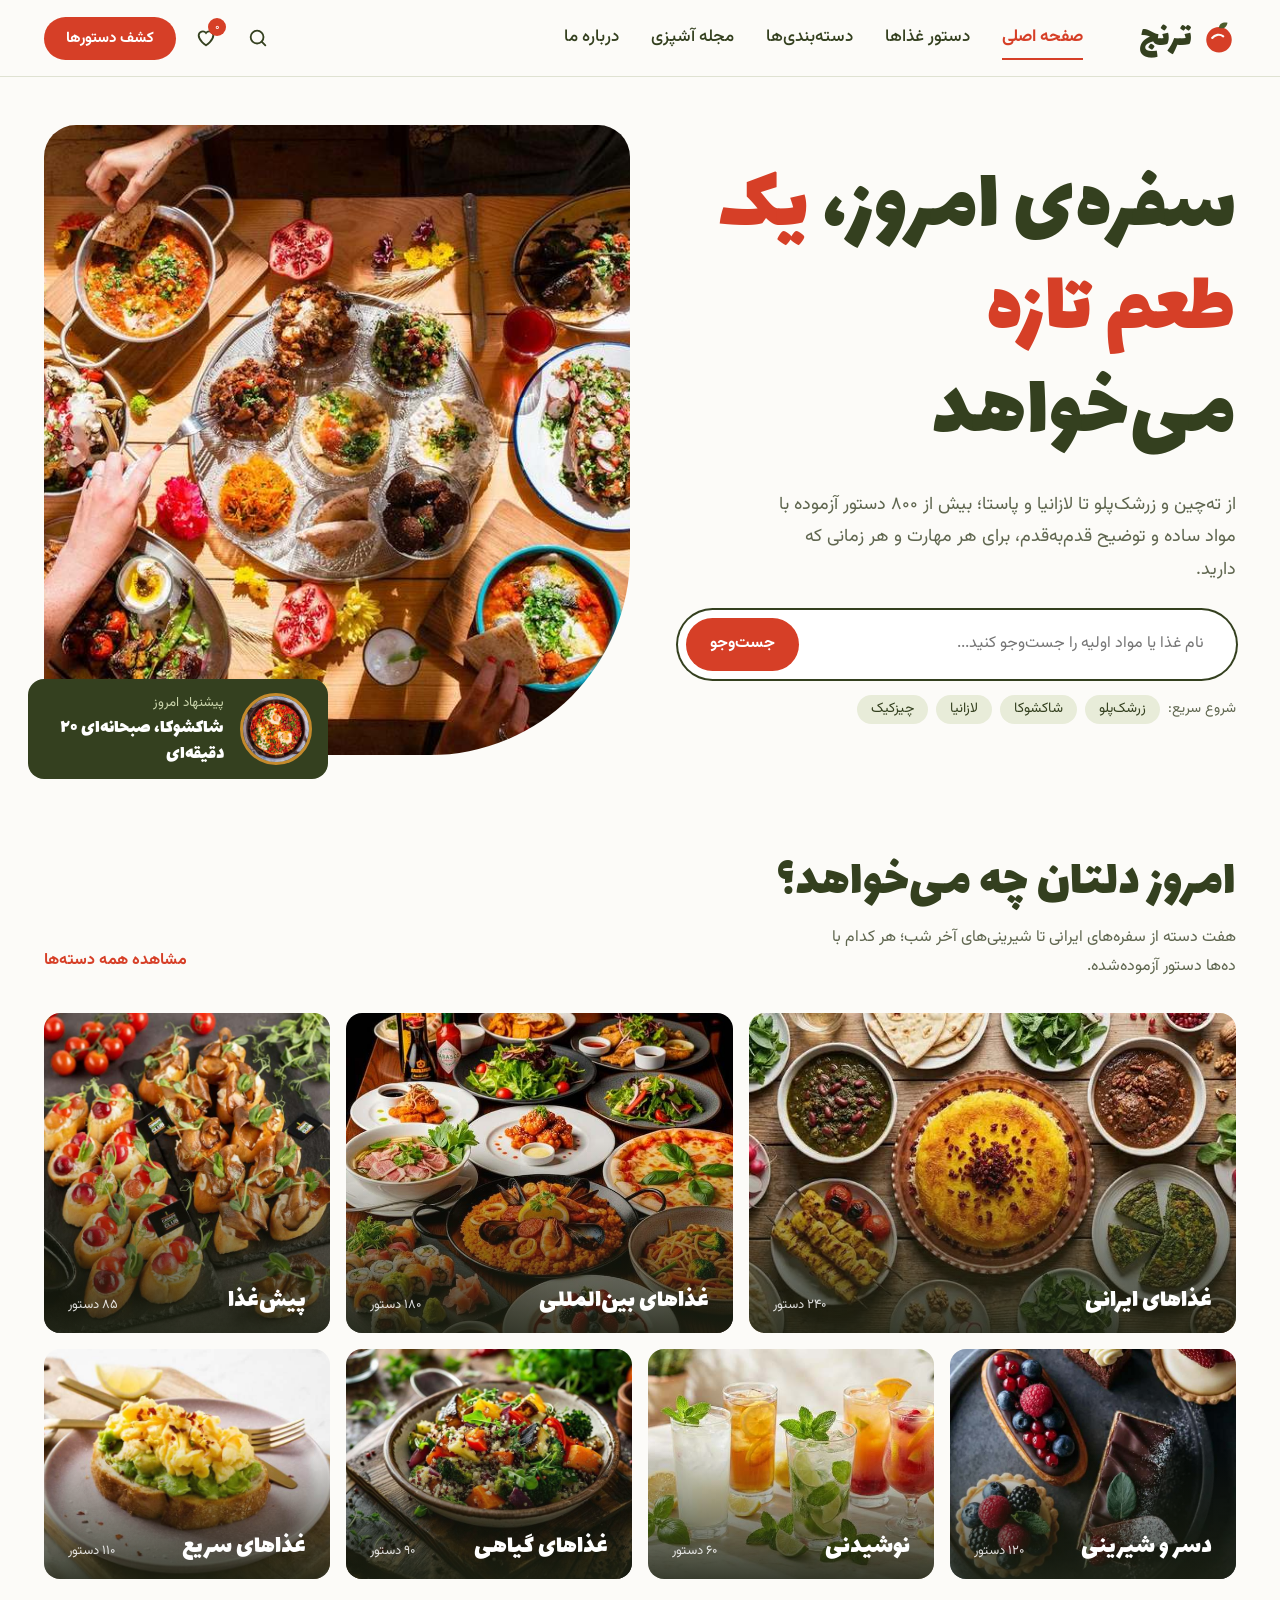
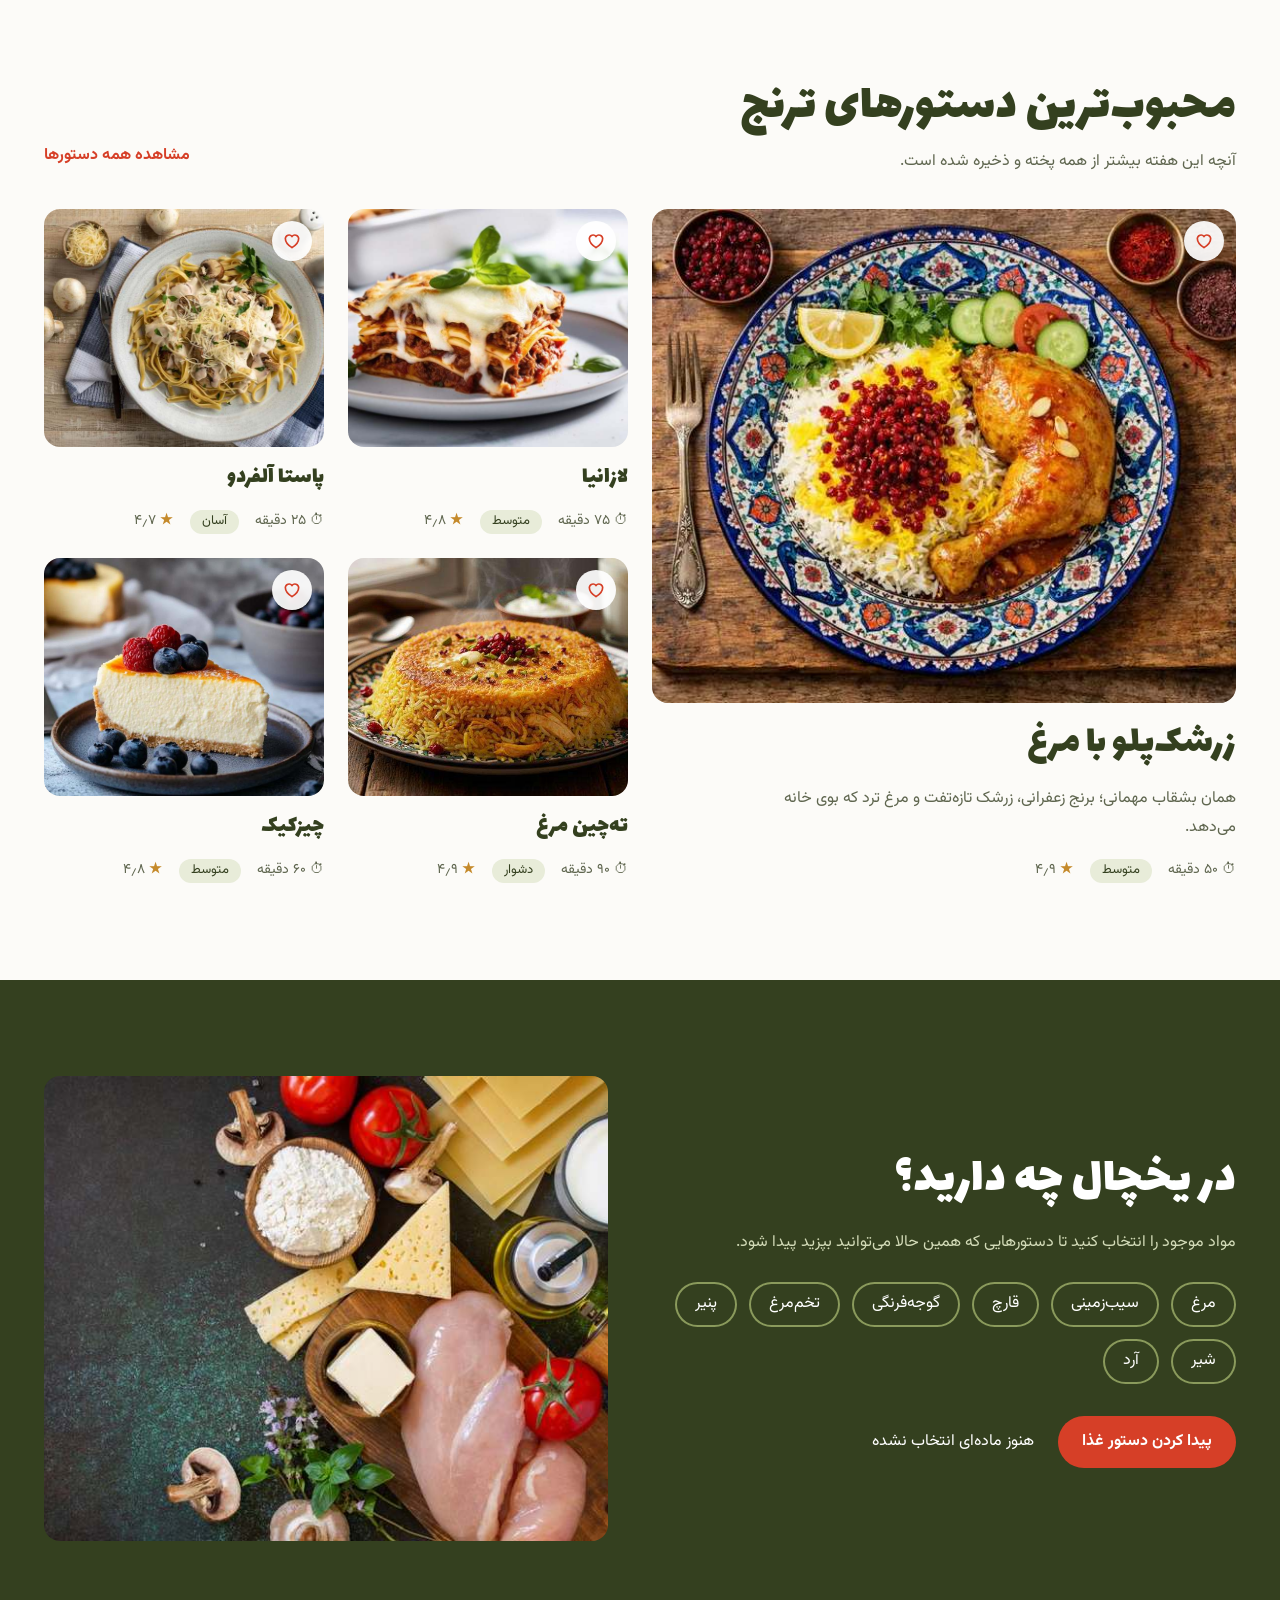
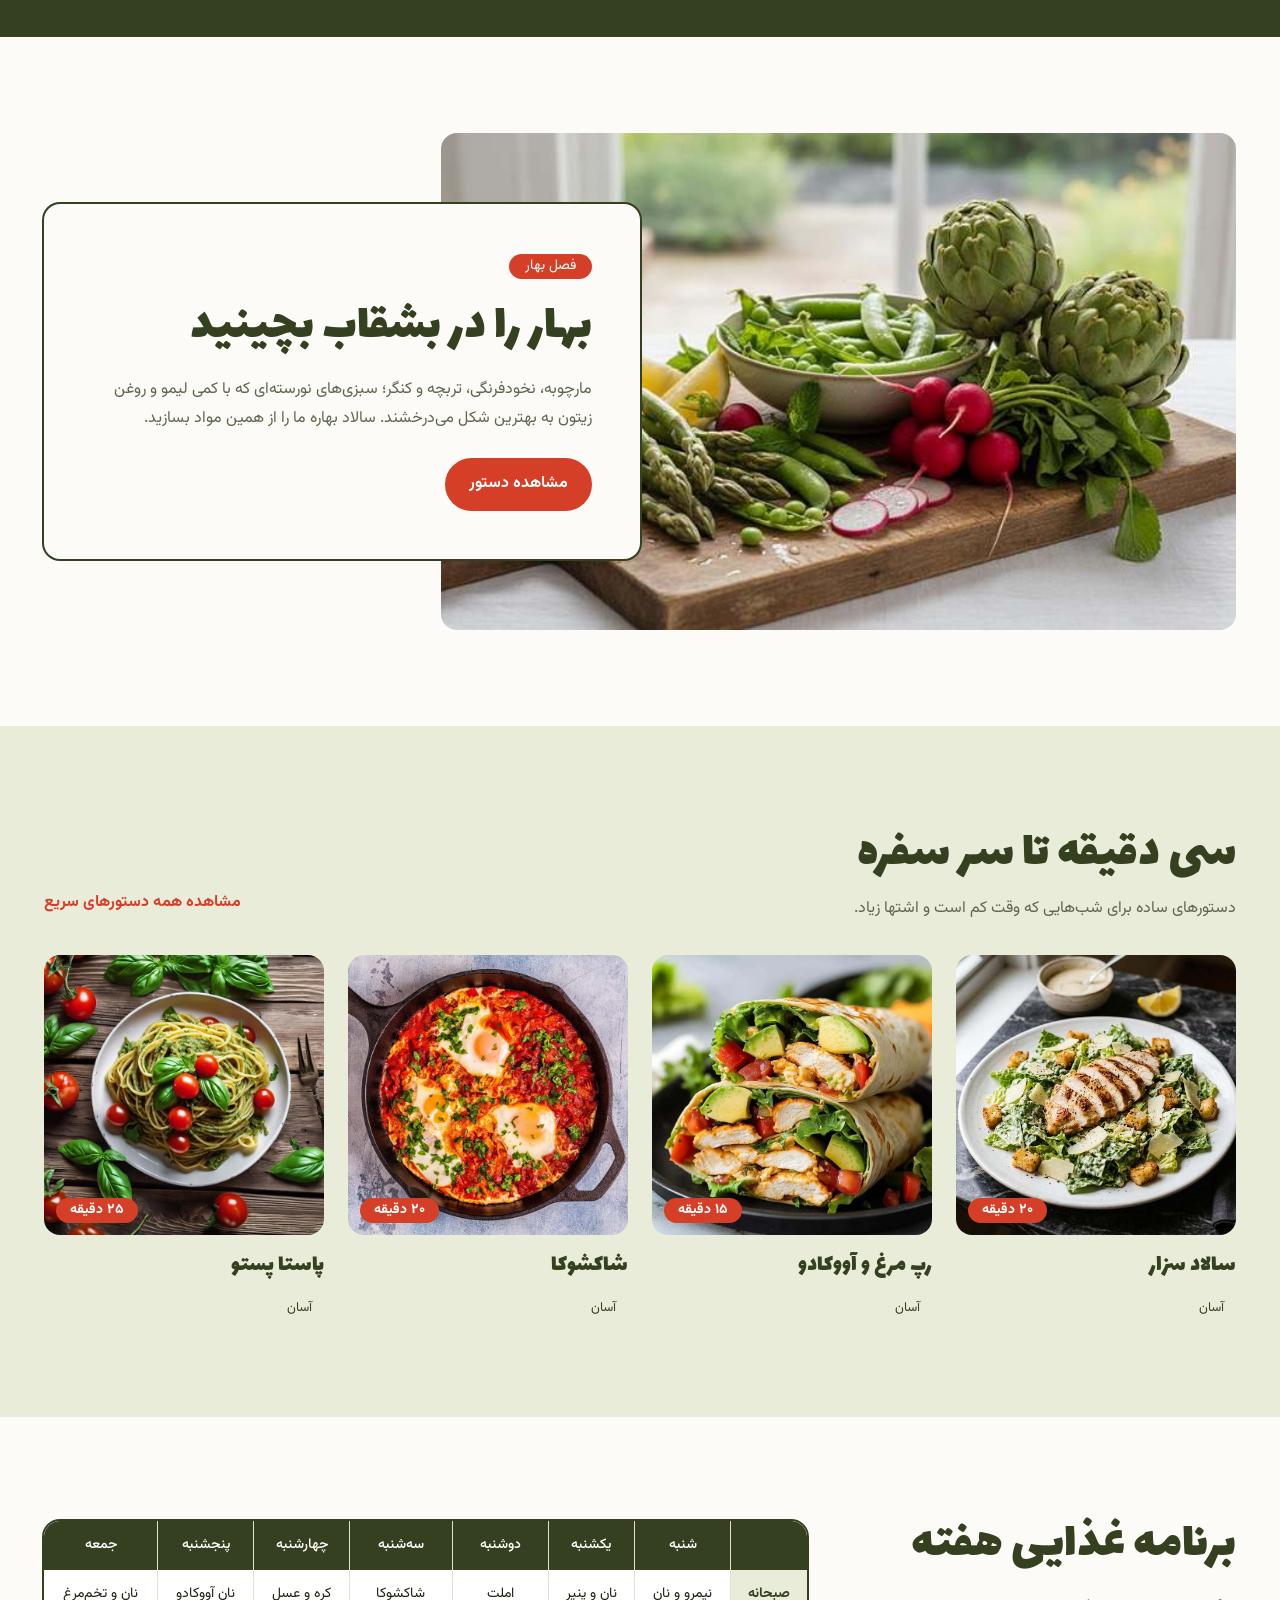
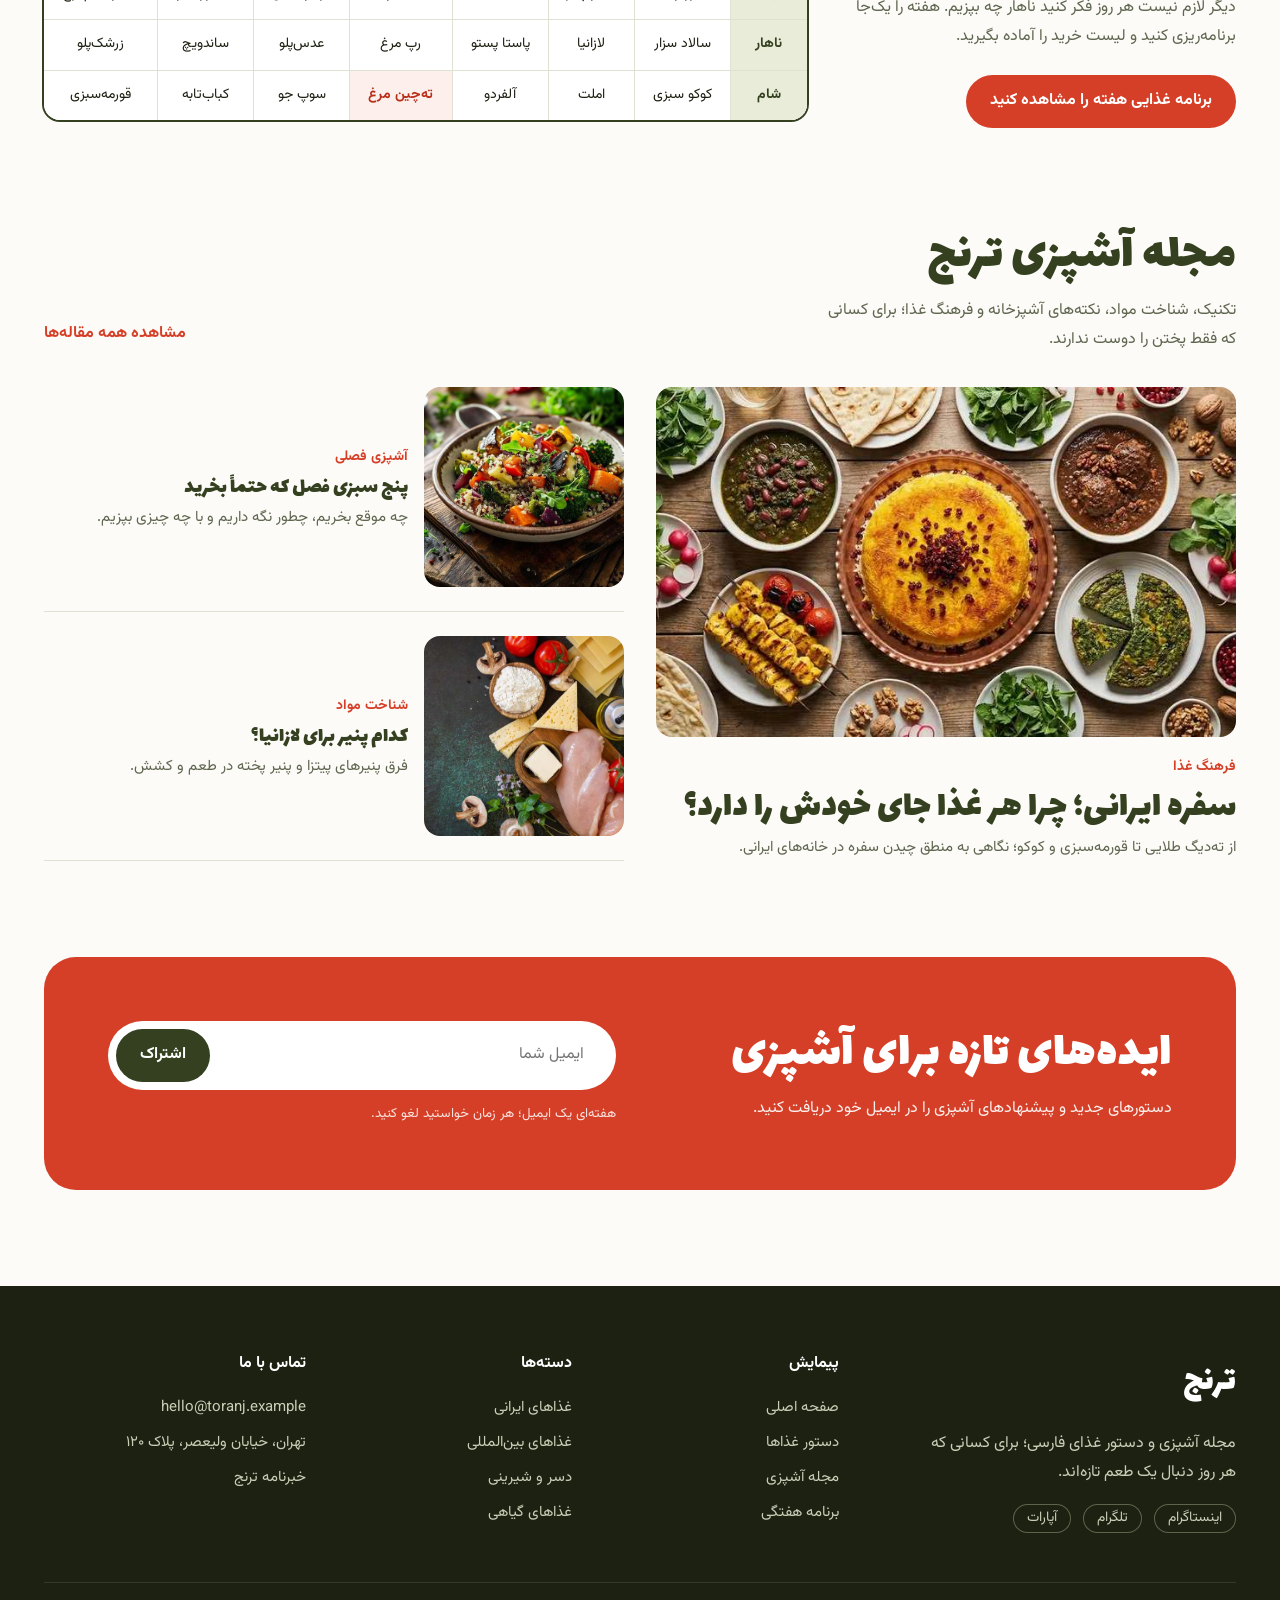
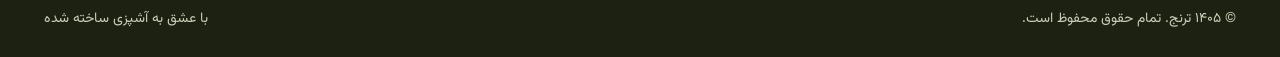
<file: demos/toranj.html>
<!DOCTYPE html>
<html lang="fa" dir="rtl">
<head>
<meta charset="utf-8">
<meta name="viewport" content="width=device-width, initial-scale=1">
<title>ترنج | مجله آشپزی و دستور غذا</title>
<link rel="preconnect" href="https://fonts.googleapis.com">
<link rel="preconnect" href="https://fonts.gstatic.com" crossorigin>
<link href="https://fonts.googleapis.com/css2?family=Lalezar&family=Vazirmatn:wght@400;500;700&display=swap" rel="stylesheet">
<style>
:root{--olive:#34401f;--olive2:#4d5d2c;--tomato:#d63f27;--tomato2:#b92f1a;--white:#fcfbf8;--leaf:#e8ecd9;--ochre:#c58a2b;--ink:#1c2112;--mute:#5f664f;--line:#dfe2d2;--r:16px;--s1:8px;--s2:16px;--s3:24px;--s4:32px;--s6:48px;--s8:64px;--s12:96px}
*{box-sizing:border-box;margin:0}
body{font-family:Vazirmatn,Tahoma,sans-serif;background:var(--white);color:var(--ink);line-height:1.8;font-size:16px}
img{display:block;width:100%;height:100%;object-fit:cover}
a{color:inherit;text-decoration:none}
button{font:inherit;cursor:pointer;border:0;background:none;color:inherit}
:focus-visible{outline:3px solid var(--ochre);outline-offset:3px}
.wrap{max-width:1240px;margin:auto;padding:0 var(--s3)}
section{padding:var(--s12) 0}
h1,h2,h3,.disp{font-family:Lalezar,Vazirmatn,sans-serif;font-weight:400;line-height:1.25}
h2{font-size:clamp(32px,4.5vw,52px);color:var(--olive)}
.sh{display:flex;justify-content:space-between;align-items:end;gap:var(--s3);margin-bottom:var(--s4)}
.sh p{color:var(--mute);max-width:46ch}
.btn{display:inline-flex;align-items:center;gap:var(--s1);padding:12px 24px;border-radius:999px;background:var(--tomato);color:#fff;font-weight:700;transition:background .2s}
.btn:hover{background:var(--tomato2)}
.btn.ghost{background:transparent;color:var(--olive);box-shadow:inset 0 0 0 2px var(--olive)}
.btn.ghost:hover{background:var(--olive);color:#fff}
/* header */
header{position:sticky;top:0;z-index:20;background:rgba(252,251,248,.94);backdrop-filter:blur(10px);border-bottom:1px solid var(--line)}
.nav{display:flex;align-items:center;gap:var(--s4);height:76px}
.logo{display:flex;align-items:center;gap:10px;font-family:Lalezar;font-size:36px;color:var(--olive)}
nav{display:flex;gap:var(--s4);margin-inline-start:var(--s3)}
nav a{font-size:17px;font-weight:500;color:var(--olive);padding:6px 0;border-bottom:2px solid transparent;transition:color .2s,border-color .2s}
nav a:hover{color:var(--tomato)}nav a.on{border-color:var(--tomato);color:var(--tomato);font-weight:700}
.tools{display:flex;align-items:center;gap:var(--s1);margin-inline-start:auto}
.ib{width:44px;height:44px;border-radius:50%;display:grid;place-items:center;position:relative;color:var(--olive)}
.ib:hover{background:var(--leaf)}
.ib svg{width:22px;height:22px}
#fc{position:absolute;top:2px;inset-inline-start:2px;min-width:18px;height:18px;border-radius:9px;background:var(--tomato);color:#fff;font-size:11px;display:grid;place-items:center;line-height:1}
.nav .btn{padding:8px 22px;font-size:15px}
/* hero */
.hero{padding:var(--s6) 0 var(--s12)}
.hg{display:grid;grid-template-columns:1fr 1.05fr;gap:var(--s6);align-items:center}
.hero h1{font-size:clamp(46px,7vw,92px);color:var(--olive);line-height:1.15}
.hero h1 em{font-style:normal;color:var(--tomato)}
.hero p.lead{font-size:18px;color:var(--mute);margin:var(--s3) 0;max-width:46ch}
.search{display:flex;background:#fff;border-radius:999px;padding:8px;box-shadow:0 0 0 2px var(--olive);max-width:560px}
.search input{flex:1;border:0;background:none;font:inherit;padding:0 var(--s3);min-width:0;color:var(--ink)}
.search input:focus{outline:0}
.tags{display:flex;gap:var(--s1);flex-wrap:wrap;margin-top:var(--s2);color:var(--mute);font-size:14px;align-items:center}
.tags a{padding:2px 14px;border-radius:99px;background:var(--leaf);color:var(--olive)}
.hv{position:relative;aspect-ratio:4/4.3}
.hv>img{border-radius:var(--s4) var(--s4) 200px var(--s4)}
.float{position:absolute;bottom:-24px;inset-inline-end:-16px;background:var(--olive);color:#fff;padding:12px 16px 12px 24px;border-radius:var(--r);display:flex;gap:var(--s2);align-items:center;max-width:300px}
.float div.p{width:72px;height:72px;border-radius:50%;overflow:hidden;flex:none;border:3px solid var(--ochre)}
.float small{color:#cbd5ac;display:block}
.float b{font-family:Lalezar;font-weight:400;font-size:20px;line-height:1.3;display:block}
/* categories */
.cats{display:grid;grid-template-columns:repeat(12,1fr);gap:var(--s2)}
.cat{position:relative;border-radius:var(--r);overflow:hidden;min-height:230px;color:#fff;grid-column:span 3;isolation:isolate}
.cat:nth-child(1){grid-column:span 5;min-height:320px}.cat:nth-child(2){grid-column:span 4;min-height:320px}.cat:nth-child(3){grid-column:span 3;min-height:320px}
.cat img{position:absolute;inset:0;z-index:-2;transition:transform .5s}
.cat:hover img{transform:scale(1.05)}
.cat:after{content:"";position:absolute;inset:0;z-index:-1;background:linear-gradient(to top,rgba(28,33,18,.85),rgba(28,33,18,0) 60%)}
.cat div{position:absolute;bottom:var(--s2);inset-inline:var(--s3);display:flex;justify-content:space-between;align-items:end}
.cat h3{font-size:26px}.cat span{font-size:13px;opacity:.85}
/* recipe cards */
.pop{display:grid;grid-template-columns:repeat(12,1fr);gap:var(--s3)}
.rc{grid-column:span 3;display:flex;flex-direction:column;gap:var(--s2)}
.rc.big{grid-column:span 6;grid-row:span 2}
.ph{position:relative;border-radius:var(--r);overflow:hidden;aspect-ratio:4/3.4}
.rc.big .ph{flex:1;aspect-ratio:auto;min-height:420px}
.fav{position:absolute;top:12px;inset-inline-start:12px;width:40px;height:40px;border-radius:50%;background:rgba(255,255,255,.92);display:grid;place-items:center;color:var(--tomato)}
.fav svg{width:20px;height:20px;fill:none;stroke:currentColor;stroke-width:2}
.fav.on svg{fill:currentColor}
.rc h3{font-size:24px;color:var(--olive)}.rc.big h3{font-size:40px}
.rc.big p{color:var(--mute);max-width:52ch}
.meta{display:flex;gap:var(--s2);flex-wrap:wrap;align-items:center;font-size:14px;color:var(--mute)}
.meta .st{color:var(--ochre);font-weight:700;letter-spacing:1px}
.dif{padding:0 12px;border-radius:99px;background:var(--leaf);color:var(--olive);font-size:13px}
/* ingredients */
.ing{background:var(--olive);color:#fff}
.ig{display:grid;grid-template-columns:1fr 1fr;gap:var(--s8);align-items:center}
.ing h2{color:#fff}
.ing p{color:#d3dbb8;margin:var(--s2) 0 var(--s3)}
.chips{display:flex;flex-wrap:wrap;gap:12px;margin-bottom:var(--s4)}
.chip{padding:8px 20px;border-radius:99px;box-shadow:inset 0 0 0 2px #8a9a5c;color:#fff;transition:.15s}
.chip[aria-pressed=true]{background:var(--ochre);box-shadow:none;color:var(--ink);font-weight:700}
.chip[aria-pressed=true]:before{content:"✓ "}
.res{display:flex;align-items:center;gap:var(--s3);flex-wrap:wrap}
.res b{font-family:Lalezar;font-weight:400;font-size:20px;color:var(--ochre)}
.iv{aspect-ratio:4/3.3;border-radius:var(--r);overflow:hidden}
/* seasonal */
.sea{display:grid;grid-template-columns:repeat(12,1fr);align-items:center}
.sea .im{grid-column:1/9;grid-row:1;aspect-ratio:16/10;border-radius:var(--r);overflow:hidden}
.sea .tx{grid-column:7/-1;grid-row:1;background:var(--white);padding:var(--s6);border-radius:var(--r);box-shadow:0 0 0 2px var(--olive);position:relative;right:0}
.sea .tx .tg{display:inline-block;background:var(--tomato);color:#fff;border-radius:99px;padding:0 16px;font-size:14px;margin-bottom:var(--s2)}
.sea h2{margin-bottom:var(--s2)}.sea p{color:var(--mute);margin-bottom:var(--s3)}
/* quick */
.qk{background:var(--leaf)}
.q4{display:grid;grid-template-columns:repeat(4,1fr);gap:var(--s3)}
.q4 .rc{grid-column:auto}
.q4 .ph{aspect-ratio:1}
.tm{position:absolute;bottom:12px;inset-inline-end:12px;background:var(--tomato);color:#fff;border-radius:99px;padding:0 14px;font-weight:700;font-size:14px}
/* planner */
.pl{display:grid;grid-template-columns:.8fr 1.6fr;gap:var(--s6);align-items:center}
.pl p{color:var(--mute);margin:var(--s2) 0 var(--s3)}
.tb{overflow-x:auto;border-radius:var(--r);box-shadow:0 0 0 2px var(--olive)}
table{border-collapse:collapse;width:100%;min-width:640px;font-size:14px;background:#fff}
th,td{padding:12px;text-align:center;border-bottom:1px solid var(--line);border-inline-start:1px solid var(--line)}
th{background:var(--olive);color:#fff;font-weight:500}
td:first-child,th:first-child{border-inline-start:0}
tbody th{background:var(--leaf);color:var(--olive);font-weight:700}
tr:last-child td,tr:last-child th{border-bottom:0}
td.t{background:#fdf0ec;font-weight:700;color:var(--tomato2)}
/* journal */
.jg{grid-auto-rows:1fr;display:grid;grid-template-columns:repeat(12,1fr);gap:var(--s3) var(--s4)}
.ar{display:flex;gap:var(--s2);align-items:center;grid-column:span 6;padding-bottom:var(--s3);border-bottom:1px solid var(--line)}
.ar .ph{width:200px;flex:none;aspect-ratio:1}
.ar .k{color:var(--tomato);font-weight:700;font-size:14px}
.ar h3{font-size:22px;color:var(--olive);margin:2px 0 4px}
.ar p{color:var(--mute);font-size:15px;line-height:1.7}
.ar.lead{grid-column:1/7;grid-row:1/3;flex-direction:column;align-items:stretch;border:0;padding:0;gap:var(--s2)}
.ar.lead .ph{width:100%;aspect-ratio:auto;flex:1;min-height:340px}
.ar.lead h3{font-size:38px}
.ar.mid{grid-column:7/-1}
/* newsletter */
.nl{background:var(--tomato);color:#fff;border-radius:var(--s4);padding:var(--s8);display:grid;grid-template-columns:1fr 1fr;gap:var(--s6);align-items:center;margin-bottom:var(--s12)}
.nl h2{color:#fff}.nl p{margin-top:var(--s1);opacity:.92}
.nl form{display:flex;background:#fff;border-radius:99px;padding:8px}
.nl input{flex:1;border:0;background:none;font:inherit;padding:0 var(--s3);min-width:0;color:var(--ink)}
.nl input:focus{outline:0}
.nl .btn{background:var(--olive)}.nl .btn:hover{background:var(--ink)}
.nl small{display:block;margin-top:12px;opacity:.85}
footer{background:var(--ink);color:#c9cfb6;padding:var(--s8) 0 var(--s3)}
.fg{display:grid;grid-template-columns:1.6fr 1fr 1fr 1.2fr;gap:var(--s6)}
footer .logo{color:#fff;margin-bottom:var(--s2)}
footer h4{color:#fff;margin-bottom:var(--s2);font-size:16px}
footer li{list-style:none;margin-bottom:8px;font-size:15px}
footer ul{padding:0}
footer a:hover{color:var(--ochre)}
.soc{display:flex;gap:12px;margin-top:var(--s2)}
.soc a{padding:2px 14px;border-radius:99px;box-shadow:inset 0 0 0 1px #5c654a;font-size:14px}
.cp{margin-top:var(--s6);padding-top:var(--s3);border-top:1px solid #343a26;font-size:14px;display:flex;justify-content:space-between;flex-wrap:wrap;gap:var(--s1)}
@media(max-width:1024px){
nav{display:none}
.hg,.ig,.pl,.nl{grid-template-columns:1fr}
.hv{max-width:560px}
.cat,.cat:nth-child(n){grid-column:span 6;min-height:240px}
.cat:nth-child(1){grid-column:1/-1}
.rc,.rc.big{grid-column:span 6;grid-row:auto}
.rc.big{grid-column:1/-1}.rc.big .ph{min-height:320px}
.q4{grid-template-columns:1fr 1fr}
.sea .im{grid-column:1/-1;grid-row:1}.sea .tx{grid-column:1/-1;grid-row:2;margin:-48px 24px 0}
.jg{grid-auto-rows:auto}.ar,.ar.mid{grid-column:1/-1}.ar.lead{grid-column:1/-1;grid-row:auto}.ar.lead .ph{min-height:300px}
.fg{grid-template-columns:1fr 1fr}
}
@media(max-width:600px){
section{padding:var(--s8) 0}
.wrap{padding:0 var(--s2)}
.nav .btn{display:none}.nav{gap:var(--s1)}
.cat,.cat:nth-child(n),.rc,.rc.big{grid-column:1/-1}
.cat{min-height:200px}.cat:nth-child(1){min-height:240px}
.sh{flex-direction:column;align-items:start}
.q4{grid-template-columns:1fr}
.ar.mid .ph{width:96px}.ar h3{font-size:19px}.ar.lead h3{font-size:30px}
.nl{padding:var(--s4) var(--s3)}
.nl form{flex-direction:column;border-radius:var(--r);gap:8px}.nl input{padding:12px}
.fg{grid-template-columns:1fr}
.float{inset-inline-end:8px;max-width:260px}
.search{flex-direction:column;border-radius:var(--r);gap:8px}.search input{padding:12px}
}
@media(prefers-reduced-motion:reduce){*{transition:none!important}}

.all{font-weight:700;color:var(--tomato);white-space:nowrap;padding:4px 0;border-bottom:2px solid transparent;transition:border-color .2s}.all:hover,.all:focus-visible{border-bottom-color:currentColor}.sh p{margin-top:8px}
</style>
</head>
<body>
<header><div class="wrap nav">
<a class="logo" href="#top" aria-label="ترنج"><svg width="34" height="34" viewBox="0 0 40 40" aria-hidden="true"><circle cx="20" cy="22" r="15" fill="#d63f27"/><path d="M20 8c0-5 5-7 10-6-1 5-4 8-10 6z" fill="#4d5d2c"/><path d="M12 20c3-4 9-5 13-2" stroke="#fcfbf8" stroke-width="2.5" fill="none" stroke-linecap="round"/></svg>ترنج</a>
<nav aria-label="منوی اصلی"><a class="on" href="#top">صفحه اصلی</a><a href="#popular">دستور غذاها</a><a href="#cats">دسته‌بندی‌ها</a><a href="#journal">مجله آشپزی</a><a href="#footer">درباره ما</a></nav>
<div class="tools">
<a class="ib" href="#search" aria-label="جست‌وجو"><svg viewBox="0 0 24 24" fill="none" stroke="currentColor" stroke-width="2" stroke-linecap="round"><circle cx="11" cy="11" r="7"/><path d="m20 20-4-4"/></svg></a>
<a class="ib" href="#popular" aria-label="دستورهای ذخیره‌شده"><svg viewBox="0 0 24 24" fill="none" stroke="currentColor" stroke-width="2"><path d="M12 20s-8-5-8-11a4.5 4.5 0 0 1 8-2.5A4.5 4.5 0 0 1 20 9c0 6-8 11-8 11z"/></svg><span id="fc">۰</span></a>
<a class="btn" href="#popular">کشف دستورها</a>
</div></div></header>

<main id="top">
<section class="hero"><div class="wrap hg">
<div>
<h1>سفره‌ی امروز، <em>یک طعم تازه</em> می‌خواهد</h1>
<p class="lead">از ته‌چین و زرشک‌پلو تا لازانیا و پاستا؛ بیش از ۸۰۰ دستور آزموده با مواد ساده و توضیح قدم‌به‌قدم، برای هر مهارت و هر زمانی که دارید.</p>
<form class="search" id="search" onsubmit="return false" role="search"><input type="search" placeholder="نام غذا یا مواد اولیه را جست‌وجو کنید..." aria-label="جست‌وجوی دستور غذا"><button class="btn" type="submit">جست‌وجو</button></form>
<div class="tags">شروع سریع: <a href="#popular">زرشک‌پلو</a><a href="#quick">شاکشوکا</a><a href="#popular">لازانیا</a><a href="#popular">چیزکیک</a></div>
</div>
<div class="hv"><img data-i="hero" alt="سفره‌ای پر از غذاهای رنگارنگ زیر نور آفتاب">
<div class="float"><div class="p"><img data-i="shak" alt=""></div><div><small>پیشنهاد امروز</small><b>شاکشوکا، صبحانه‌ای ۲۰ دقیقه‌ای</b></div></div></div>
</div></section>

<section id="cats" style="padding-top:0"><div class="wrap">
<div class="sh"><div><h2>امروز دلتان چه می‌خواهد؟</h2><p>هفت دسته از سفره‌های ایرانی تا شیرینی‌های آخر شب؛ هر کدام با ده‌ها دستور آزموده‌شده.</p></div><a class="all" href="#cats">مشاهده همه دسته‌ها</a></div>
<div class="cats">
<a class="cat" href="#popular"><img data-i="iran" alt="غذاهای ایرانی"><div><h3>غذاهای ایرانی</h3><span>۲۴۰ دستور</span></div></a>
<a class="cat" href="#popular"><img data-i="intl" alt="غذاهای بین‌المللی"><div><h3>غذاهای بین‌المللی</h3><span>۱۸۰ دستور</span></div></a>
<a class="cat" href="#popular"><img data-i="app" alt="پیش‌غذا"><div><h3>پیش‌غذا</h3><span>۸۵ دستور</span></div></a>
<a class="cat" href="#popular"><img data-i="dessert" alt="دسر و شیرینی"><div><h3>دسر و شیرینی</h3><span>۱۲۰ دستور</span></div></a>
<a class="cat" href="#popular"><img data-i="drink" alt="نوشیدنی"><div><h3>نوشیدنی</h3><span>۶۰ دستور</span></div></a>
<a class="cat" href="#popular"><img data-i="veg" alt="غذاهای گیاهی"><div><h3>غذاهای گیاهی</h3><span>۹۰ دستور</span></div></a>
<a class="cat" href="#quick"><img data-i="fast" alt="غذاهای سریع"><div><h3>غذاهای سریع</h3><span>۱۱۰ دستور</span></div></a>
</div></div></section>

<section id="popular" style="padding-top:0"><div class="wrap">
<div class="sh"><div><h2>محبوب‌ترین دستورهای ترنج</h2><p>آنچه این هفته بیشتر از همه پخته و ذخیره شده است.</p></div><a class="all" href="#popular">مشاهده همه دستورها</a></div>
<div class="pop" id="pop"></div>
</div></section>

<section class="ing" id="ingredients"><div class="wrap ig">
<div>
<h2>در یخچال چه دارید؟</h2>
<p>مواد موجود را انتخاب کنید تا دستورهایی که همین حالا می‌توانید بپزید پیدا شود.</p>
<div class="chips" id="chips"></div>
<div class="res"><button class="btn" id="find">پیدا کردن دستور غذا</button><span id="cnt" aria-live="polite">هنوز ماده‌ای انتخاب نشده</span></div>
</div>
<div class="iv"><img data-i="ingr" alt="مواد اولیه لازانیا روی میز تیره"></div>
</div></section>

<section><div class="wrap sea">
<div class="im"><img data-i="spring" alt="مارچوبه، نخودفرنگی، کنگرفرنگی و تربچه روی تخته چوبی"></div>
<div class="tx"><span class="tg">فصل بهار</span><h2>بهار را در بشقاب بچینید</h2><p>مارچوبه، نخودفرنگی، تربچه و کنگر؛ سبزی‌های نورسته‌ای که با کمی لیمو و روغن زیتون به بهترین شکل می‌درخشند. سالاد بهاره ما را از همین مواد بسازید.</p><a class="btn" href="#journal">مشاهده دستور</a></div>
</div></section>

<section class="qk" id="quick"><div class="wrap">
<div class="sh"><div><h2>سی دقیقه تا سر سفره</h2><p>دستورهای ساده برای شب‌هایی که وقت کم است و اشتها زیاد.</p></div><a class="all" href="#quick">مشاهده همه دستورهای سریع</a></div>
<div class="q4" id="q4"></div>
</div></section>

<section id="planner"><div class="wrap pl">
<div><h2>برنامه غذایی هفته</h2><p>دیگر لازم نیست هر روز فکر کنید ناهار چه بپزیم. هفته را یک‌جا برنامه‌ریزی کنید و لیست خرید را آماده بگیرید.</p><a class="btn" href="#planner">برنامه غذایی هفته را مشاهده کنید</a></div>
<div class="tb"><table><thead><tr id="dh"></tr></thead><tbody id="db"></tbody></table></div>
</div></section>

<section id="journal" style="padding-top:0"><div class="wrap">
<div class="sh"><div><h2>مجله آشپزی ترنج</h2><p>تکنیک، شناخت مواد، نکته‌های آشپزخانه و فرهنگ غذا؛ برای کسانی که فقط پختن را دوست ندارند.</p></div><a class="all" href="#journal">مشاهده همه مقاله‌ها</a></div>
<div class="jg">
<article class="ar lead"><div class="ph"><img data-i="iran" alt="سفره ایرانی با ته‌چین، کوکو و خورش"></div><div><span class="k">فرهنگ غذا</span><h3>سفره ایرانی؛ چرا هر غذا جای خودش را دارد؟</h3><p>از ته‌دیگ طلایی تا قورمه‌سبزی و کوکو؛ نگاهی به منطق چیدن سفره در خانه‌های ایرانی.</p></div></article>
<article class="ar mid"><div class="ph"><img data-i="veg" alt="کینوا و سبزیجات برشته"></div><div><span class="k">آشپزی فصلی</span><h3>پنج سبزی فصل که حتماً بخرید</h3><p>چه موقع بخریم، چطور نگه داریم و با چه چیزی بپزیم.</p></div></article>
<article class="ar mid"><div class="ph"><img data-i="ingr" alt="پنیر، آرد و قارچ"></div><div><span class="k">شناخت مواد</span><h3>کدام پنیر برای لازانیا؟</h3><p>فرق پنیرهای پیتزا و پنیر پخته در طعم و کشش.</p></div></article>
</div></div></section>

<div class="wrap"><div class="nl">
<div><h2>ایده‌های تازه برای آشپزی</h2><p>دستورهای جدید و پیشنهادهای آشپزی را در ایمیل خود دریافت کنید.</p></div>
<div><form onsubmit="this.nextElementSibling.textContent='ممنون! اولین ایمیل ترنج به‌زودی می‌رسد.';return false"><input type="email" required placeholder="ایمیل شما" aria-label="ایمیل"><button class="btn" type="submit">اشتراک</button></form><small>هفته‌ای یک ایمیل؛ هر زمان خواستید لغو کنید.</small></div>
</div></div>
</main>

<footer id="footer"><div class="wrap">
<div class="fg">
<div><a class="logo" href="#top">ترنج</a><p style="max-width:34ch">مجله آشپزی و دستور غذای فارسی؛ برای کسانی که هر روز دنبال یک طعم تازه‌اند.</p><div class="soc"><a href="#">اینستاگرام</a><a href="#">تلگرام</a><a href="#">آپارات</a></div></div>
<div><h4>پیمایش</h4><ul><li><a href="#top">صفحه اصلی</a></li><li><a href="#popular">دستور غذاها</a></li><li><a href="#journal">مجله آشپزی</a></li><li><a href="#planner">برنامه هفتگی</a></li></ul></div>
<div><h4>دسته‌ها</h4><ul><li><a href="#cats">غذاهای ایرانی</a></li><li><a href="#cats">غذاهای بین‌المللی</a></li><li><a href="#cats">دسر و شیرینی</a></li><li><a href="#cats">غذاهای گیاهی</a></li></ul></div>
<div><h4>تماس با ما</h4><ul><li>hello@toranj.example</li><li>تهران، خیابان ولیعصر، پلاک ۱۲۰</li><li><a href="#top">خبرنامه ترنج</a></li></ul></div>
</div>
<div class="cp"><span>© ۱۴۰۵ ترنج. تمام حقوق محفوظ است.</span><span>با عشق به آشپزی ساخته شده</span></div>
</div></footer>

<script>
const H='<svg viewBox="0 0 24 24"><path d="M12 20s-8-5-8-11a4.5 4.5 0 0 1 8-2.5A4.5 4.5 0 0 1 20 9c0 6-8 11-8 11z"/></svg>';
const R=[
["zer","زرشک‌پلو با مرغ","۵۰ دقیقه","متوسط","۴٫۹","همان بشقاب مهمانی؛ برنج زعفرانی، زرشک تازه‌تفت و مرغ ترد که بوی خانه می‌دهد.","zer"],
["las","لازانیا","۷۵ دقیقه","متوسط","۴٫۸","","las"],
["alf","پاستا آلفردو","۲۵ دقیقه","آسان","۴٫۷","","alf"],
["tah","ته‌چین مرغ","۹۰ دقیقه","دشوار","۴٫۹","","tah"],
["che","چیزکیک","۶۰ دقیقه","متوسط","۴٫۸","","che"]];
const Q=[["سالاد سزار","۲۰ دقیقه","آسان","cae"],["رپ مرغ و آووکادو","۱۵ دقیقه","آسان","wrap"],["شاکشوکا","۲۰ دقیقه","آسان","shak"],["پاستا پستو","۲۵ دقیقه","آسان","pes"]];
let n=0;const fc=document.getElementById('fc');
const card=(t,tm,d,r,p,i,c)=>`<article class="rc ${c||''}"><div class="ph"><img data-i="${i}" alt="${t}" loading="lazy"><button class="fav" aria-pressed="false" aria-label="ذخیره ${t}">${H}</button></div><h3>${t}</h3>${p?`<p>${p}</p>`:''}<div class="meta"><span>⏱ ${tm}</span><span class="dif">${d}</span><span><span class="st">★</span> ${r}</span></div></article>`;
document.getElementById('pop').innerHTML=R.map((x,k)=>card(x[1],x[2],x[3],x[4],x[5],x[6],k?'':'big')).join('');
document.getElementById('q4').innerHTML=Q.map(x=>`<article class="rc"><div class="ph"><img data-i="${x[3]}" alt="${x[0]}" loading="lazy"><span class="tm">${x[1]}</span></div><h3>${x[0]}</h3><div class="meta"><span class="dif">${x[2]}</span></div></article>`).join('');
document.addEventListener('click',e=>{const b=e.target.closest('.fav');if(!b)return;const on=b.classList.toggle('on');b.setAttribute('aria-pressed',on);n+=on?1:-1;fc.textContent=n.toLocaleString('fa-IR')});
const IG=['مرغ','سیب‌زمینی','قارچ','گوجه‌فرنگی','تخم‌مرغ','پنیر','شیر','آرد'];
const ch=document.getElementById('chips'),cnt=document.getElementById('cnt');
ch.innerHTML=IG.map(x=>`<button class="chip" aria-pressed="false">${x}</button>`).join('');
const upd=()=>{const k=ch.querySelectorAll('[aria-pressed=true]').length;cnt.textContent=k?`${(Math.max(3,48-k*7)).toLocaleString('fa-IR')} دستور با ${k.toLocaleString('fa-IR')} ماده پیدا شد`:'هنوز ماده‌ای انتخاب نشده'};
ch.addEventListener('click',e=>{const b=e.target.closest('.chip');if(b){b.setAttribute('aria-pressed',b.getAttribute('aria-pressed')!=='true');upd()}});
document.getElementById('find').onclick=()=>{upd();document.getElementById('popular').scrollIntoView({behavior:'smooth'})};
const D=['شنبه','یکشنبه','دوشنبه','سه‌شنبه','چهارشنبه','پنجشنبه','جمعه'];
const M=[['نیمرو و نان','نان و پنیر','املت','شاکشوکا','کره‌ و عسل','نان آووکادو','نان و تخم‌مرغ'],['سالاد سزار','لازانیا','پاستا پستو','رپ مرغ','عدس‌پلو','ساندویچ','زرشک‌پلو'],['کوکو سبزی','املت','آلفردو','ته‌چین مرغ','سوپ جو','کباب‌تابه','قورمه‌سبزی']];
document.getElementById('dh').innerHTML='<th></th>'+D.map(d=>`<th>${d}</th>`).join('');
document.getElementById('db').innerHTML=['صبحانه','ناهار','شام'].map((m,i)=>`<tr><th>${m}</th>${M[i].map((x,j)=>`<td${i==2&&j==3?' class="t"':''}>${x}</td>`).join('')}</tr>`).join('');

const IMG={"alf": "../assets/img/toranj-01.jpg", "app": "../assets/img/toranj-02.jpg", "cae": "../assets/img/toranj-03.jpg", "che": "../assets/img/toranj-04.jpg", "dessert": "../assets/img/toranj-05.jpg", "drink": "../assets/img/toranj-06.jpg", "fast": "../assets/img/toranj-07.jpg", "hero": "../assets/img/toranj-08.jpg", "ingr": "../assets/img/toranj-09.jpg", "intl": "../assets/img/toranj-10.jpg", "iran": "../assets/img/toranj-11.jpg", "las": "../assets/img/toranj-12.jpg", "pes": "../assets/img/toranj-13.jpg", "shak": "../assets/img/toranj-14.jpg", "spring": "../assets/img/toranj-15.jpg", "tah": "../assets/img/toranj-16.jpg", "veg": "../assets/img/toranj-17.jpg", "wrap": "../assets/img/toranj-18.jpg", "zer": "../assets/img/toranj-19.jpg"};document.querySelectorAll('img[data-i]').forEach(i=>{i.src=IMG[i.dataset.i]});
</script>
</body>
</html>
</file>
